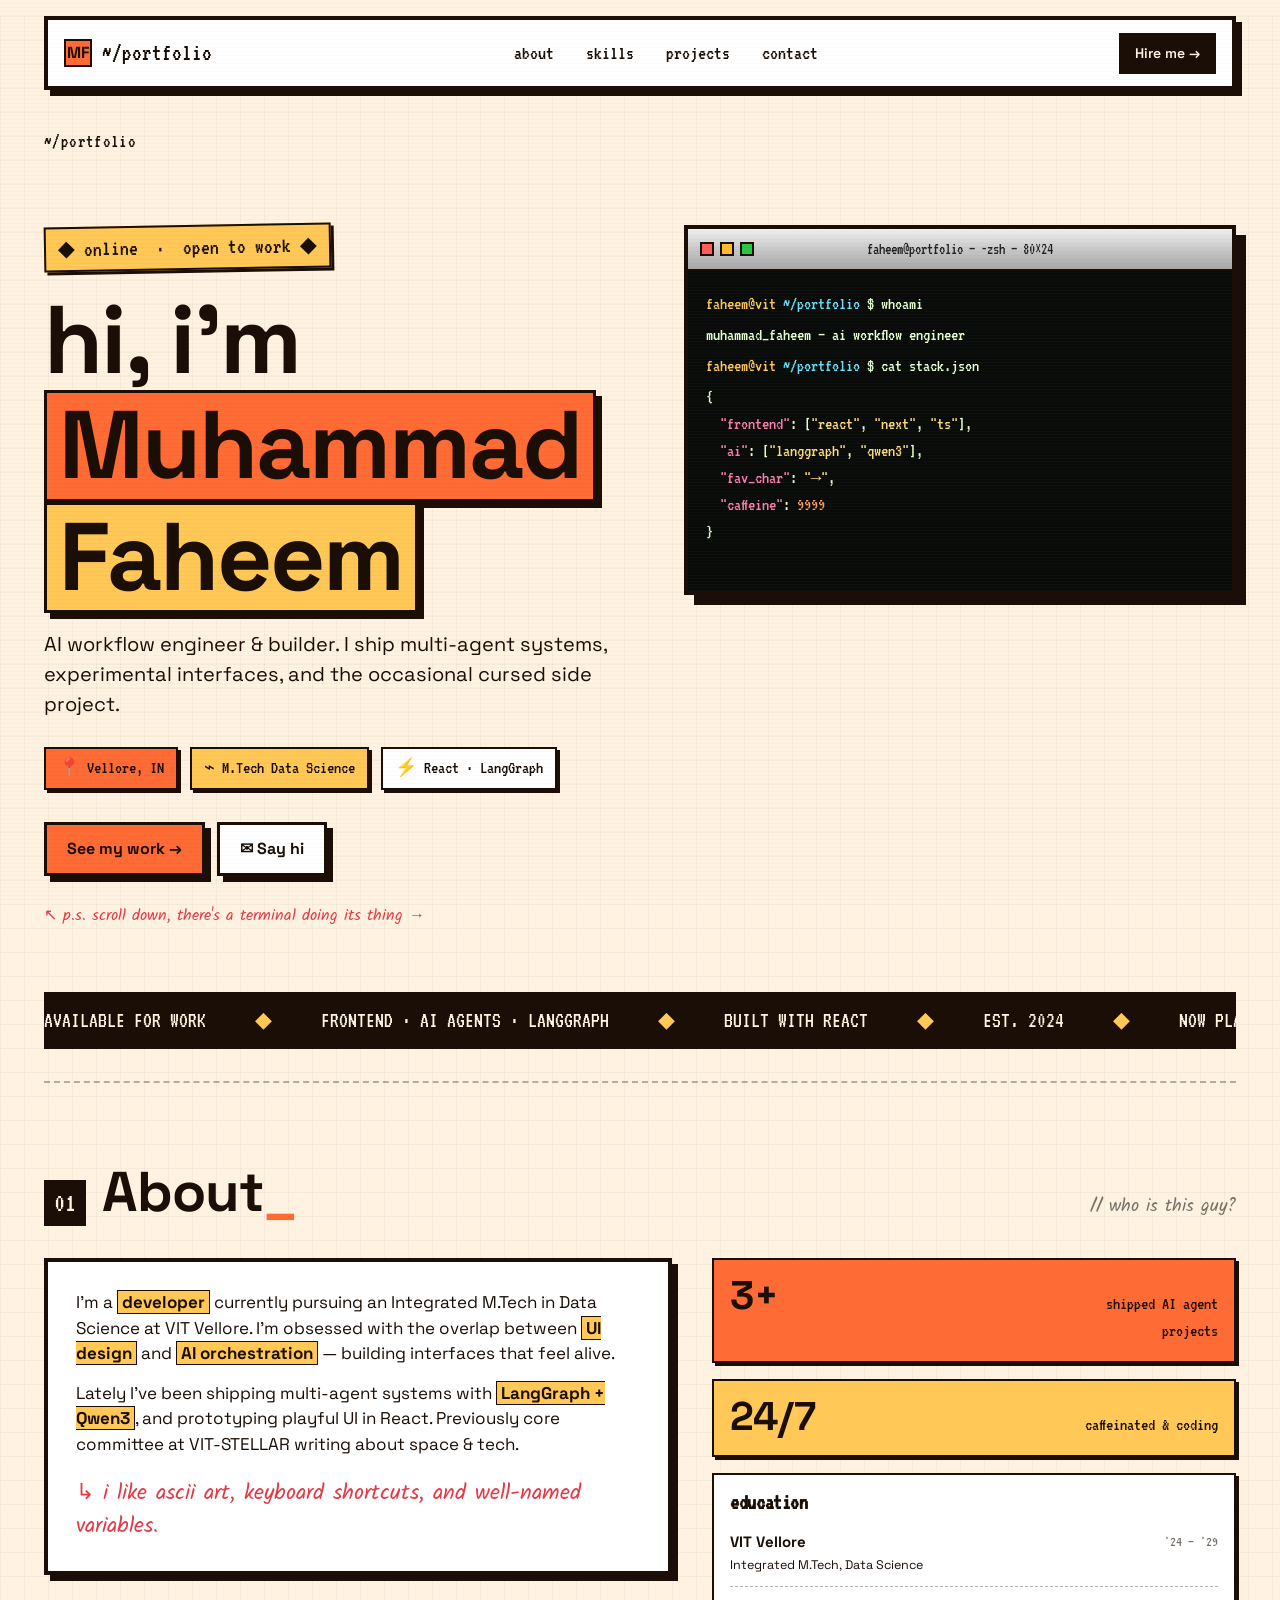
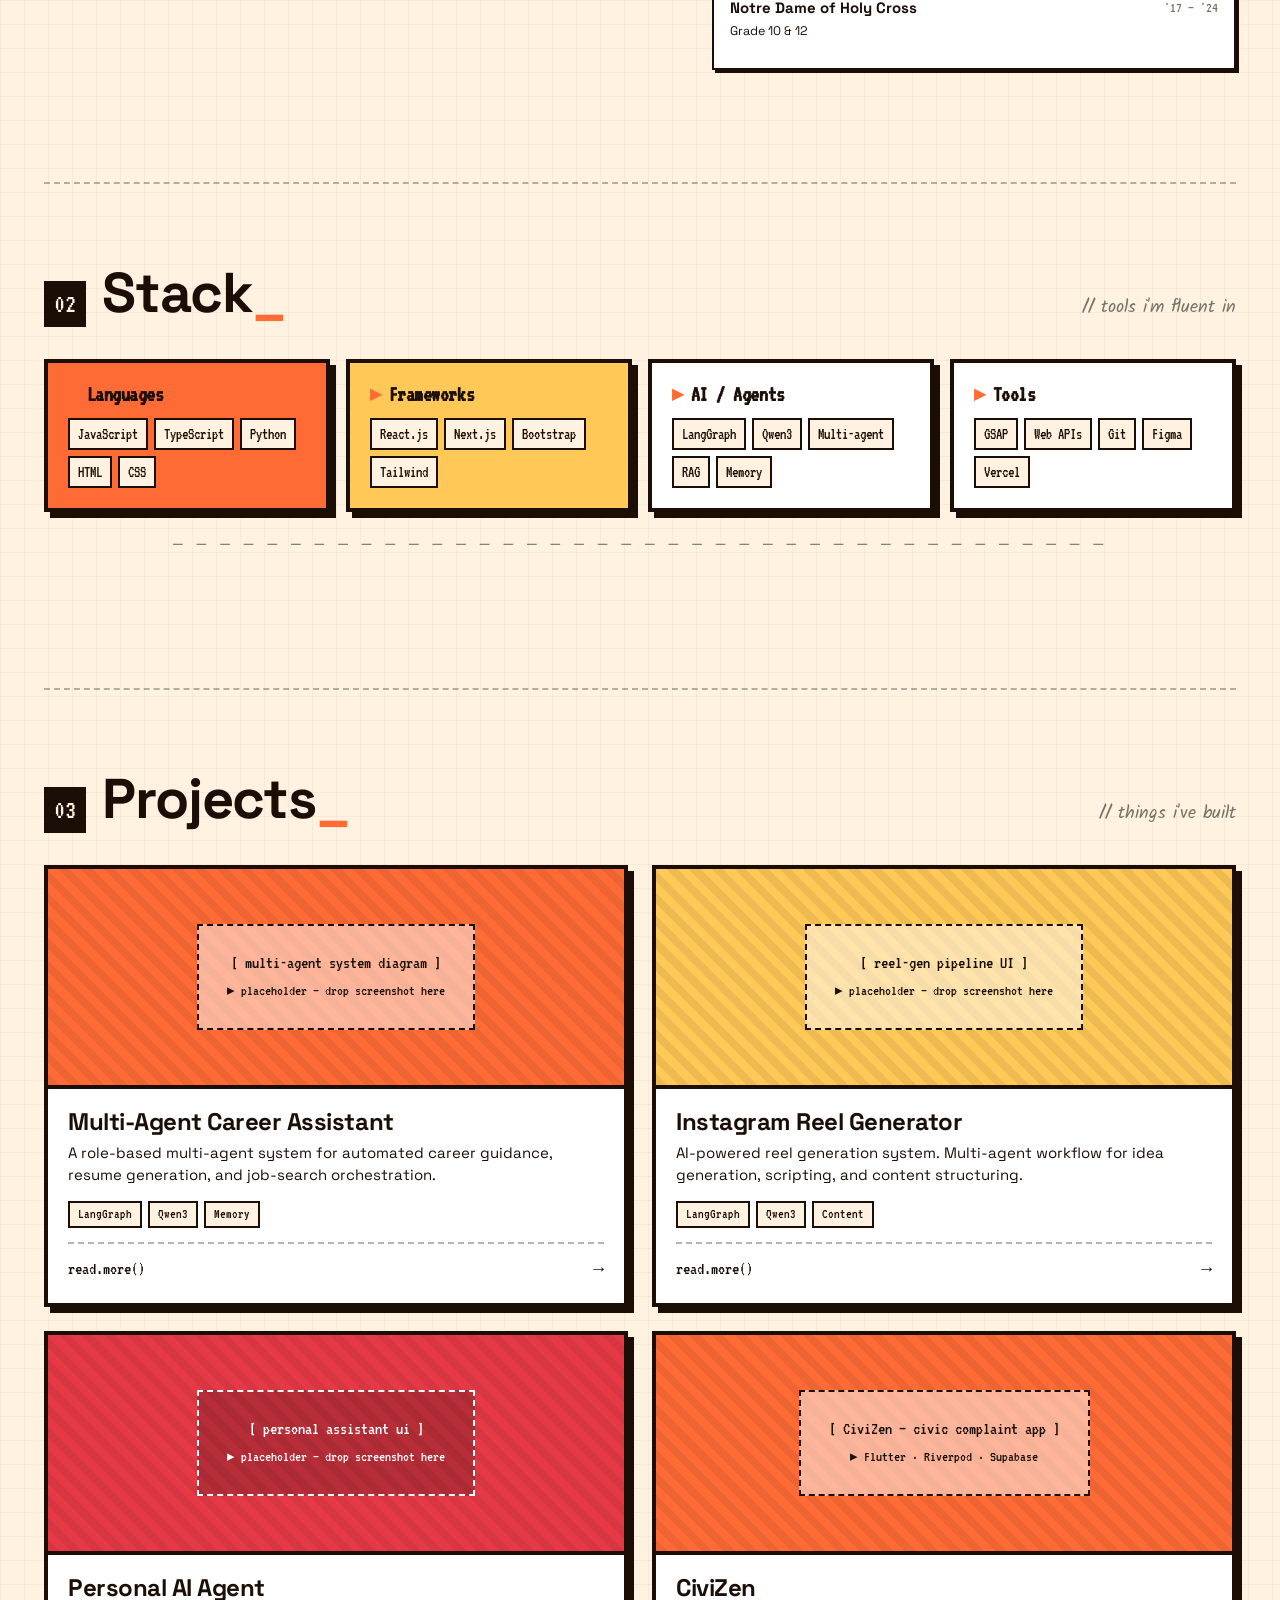
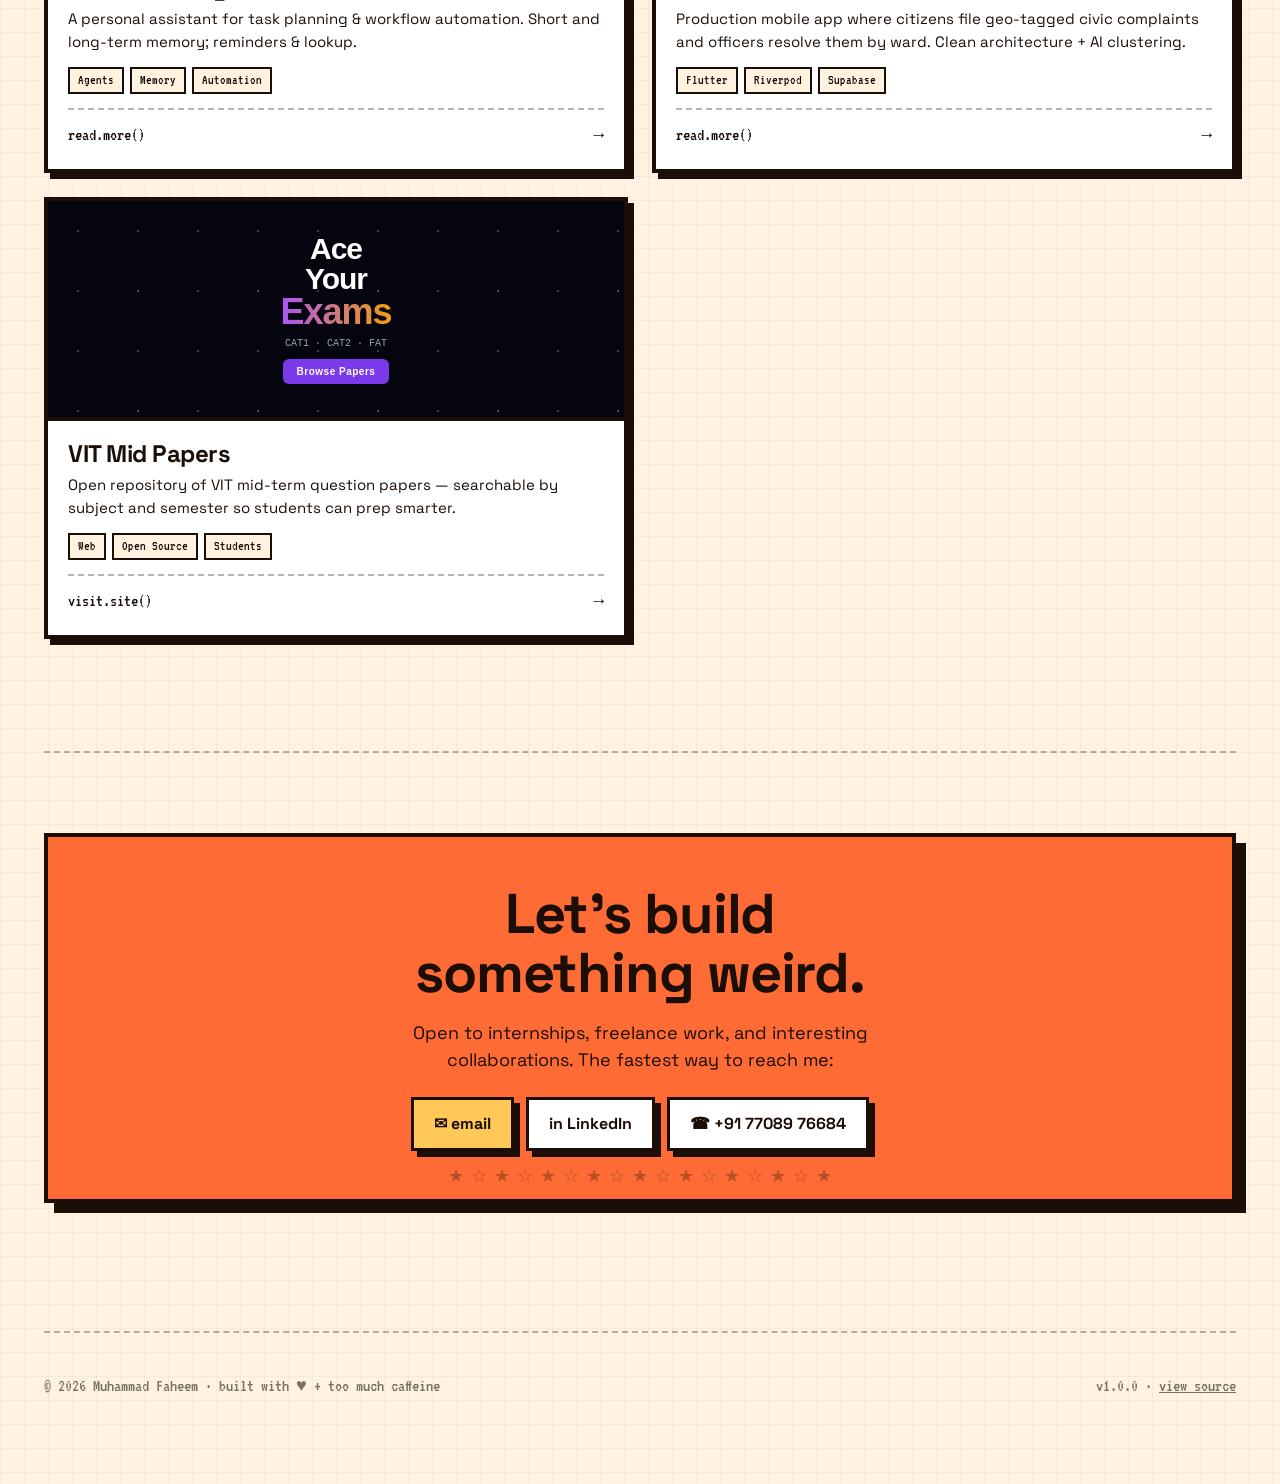
<file: index.html>
<!doctype html>
<html lang="en">
<head>
<meta charset="utf-8" />
<title>Muhammad Faheem — Portfolio</title>
<meta name="viewport" content="width=device-width, initial-scale=1" />
<link rel="preconnect" href="https://fonts.googleapis.com">
<link rel="preconnect" href="https://fonts.gstatic.com" crossorigin>
<link href="https://fonts.googleapis.com/css2?family=Space+Grotesk:wght@400;500;600;700&family=VT323&family=Kalam:wght@400;700&display=swap" rel="stylesheet">
<link rel="stylesheet" href="styles.css">
</head>
<body>

<!-- ================= TOP NAV ================= -->
<nav class="topbar">
  <div class="topbar-inner">
    <a href="index.html" class="topbar-logo" style="text-decoration:none">
      <span class="logo-badge">MF</span>
      <span>~/portfolio</span>
    </a>
    <div class="nav-links">
      <a href="#about">about</a>
      <a href="#skills">skills</a>
      <a href="#projects">projects</a>
      <a href="#contact">contact</a>
    </div>
    <a href="#contact" class="nav-cta">Hire me →</a>
    <button class="nav-toggle" id="nav-toggle" aria-label="Toggle navigation">☰</button>
  </div>
</nav>

<main class="shell">

<div class="url-bar">
  <span class="url-active">~/portfolio</span>
</div>

<!-- ================= HERO ================= -->
<section class="hero">
  <div>
    <span class="hero-eyebrow">◆ online &nbsp;·&nbsp; open to work ◆</span>
    <h1>
      hi, i'm<br/>
      <span class="name-bg">Muhammad</span><br/>
      <span class="name-bg" style="background:var(--accent-2)">Faheem</span>
    </h1>
    <p class="hero-sub">
      AI workflow engineer &amp; builder. I ship multi-agent
      systems, experimental interfaces, and the occasional cursed
      side project.
    </p>
    <div class="hero-meta">
      <span class="chip pink">📍 Vellore, IN</span>
      <span class="chip yellow">⌁ M.Tech Data Science</span>
      <span class="chip">⚡ React · LangGraph</span>
    </div>
    <div class="hero-actions">
      <a href="#projects" class="btn primary">See my work →</a>
      <a href="mailto:muhammedfaheem23feb2020@gmail.com" class="btn ghost">✉ Say hi</a>
    </div>
    <p class="hand" style="margin-top:28px; color:var(--accent-3)">
      ↖ p.s. scroll down, there's a terminal doing its thing →
    </p>
  </div>

  <!-- Terminal -->
  <div class="terminal" id="terminal">
    <div class="term-bar">
      <div class="term-dots">
        <div class="term-dot red"></div>
        <div class="term-dot yel"></div>
        <div class="term-dot grn"></div>
      </div>
      <div class="term-title">faheem@portfolio — -zsh — 80×24</div>
    </div>
    <div class="term-body" id="term-body">
      <!-- typed in via JS -->
    </div>
  </div>
</section>

<!-- Marquee -->
<div class="marquee">
  <div class="marquee-track">
    <span>AVAILABLE FOR WORK</span>
    <span>FRONTEND · AI AGENTS · LANGGRAPH</span>
    <span>BUILT WITH REACT</span>
    <span>EST. 2024</span>
    <span>NOW PLAYING: src/App.tsx</span>
    <span>AVAILABLE FOR WORK</span>
    <span>FRONTEND · AI AGENTS · LANGGRAPH</span>
    <span>BUILT WITH REACT</span>
    <span>EST. 2024</span>
    <span>NOW PLAYING: src/App.tsx</span>
  </div>
</div>

<!-- ================= ABOUT ================= -->
<section class="section" id="about">
  <div class="section-hdr reveal">
    <span class="section-num">01</span>
    <h2 class="section-title">About<span style="color:var(--accent-1)">_</span></h2>
    <span class="section-kicker">// who is this guy?</span>
  </div>

  <div class="about">
    <div class="about-card reveal">
      <p>
        I'm a <strong>developer</strong> currently pursuing an
        Integrated M.Tech in Data Science at VIT Vellore. I'm obsessed
        with the overlap between <strong>UI design</strong> and
        <strong>AI orchestration</strong> — building interfaces that feel
        alive.
      </p>
      <p>
        Lately I've been shipping multi-agent systems with
        <strong>LangGraph + Qwen3</strong>, and prototyping playful UI
        in React. Previously core committee at VIT-STELLAR writing about
        space & tech.
      </p>
      <p class="hand" style="color:var(--accent-3); font-size:22px; margin-top:20px">
        ↳ i like ascii art, keyboard shortcuts, and well-named variables.
      </p>
    </div>

    <aside class="about-side reveal">
      <div class="stat-box">
        <div class="stat-num">3+</div>
        <div class="stat-lbl">shipped AI agent projects</div>
      </div>
      <div class="stat-box">
        <div class="stat-num">24/7</div>
        <div class="stat-lbl">caffeinated & coding</div>
      </div>
      <div class="stat-box" style="display:block">
        <h4 style="font-family:'VT323',monospace;font-size:22px;margin-bottom:6px;">education</h4>
        <div class="edu-item">
          <span><strong>VIT Vellore</strong><br/><small>Integrated M.Tech, Data Science</small></span>
          <span class="edu-year">'24 — '29</span>
        </div>
        <div class="edu-item">
          <span><strong>Notre Dame of Holy Cross</strong><br/><small>Grade 10 & 12</small></span>
          <span class="edu-year">'17 — '24</span>
        </div>
      </div>
    </aside>
  </div>
</section>

<!-- ================= SKILLS ================= -->
<section class="section" id="skills">
  <div class="section-hdr reveal">
    <span class="section-num">02</span>
    <h2 class="section-title">Stack<span style="color:var(--accent-1)">_</span></h2>
    <span class="section-kicker">// tools i'm fluent in</span>
  </div>

  <div class="skills-grid">
    <div class="skill-card pink reveal">
      <h4>Languages</h4>
      <ul class="skill-list">
        <li>JavaScript</li>
        <li>TypeScript</li>
        <li>Python</li>
        <li>HTML</li>
        <li>CSS</li>
      </ul>
    </div>
    <div class="skill-card highlight reveal">
      <h4>Frameworks</h4>
      <ul class="skill-list">
        <li>React.js</li>
        <li>Next.js</li>
        <li>Bootstrap</li>
        <li>Tailwind</li>
      </ul>
    </div>
    <div class="skill-card reveal">
      <h4>AI / Agents</h4>
      <ul class="skill-list">
        <li>LangGraph</li>
        <li>Qwen3</li>
        <li>Multi-agent</li>
        <li>RAG</li>
        <li>Memory</li>
      </ul>
    </div>
    <div class="skill-card reveal">
      <h4>Tools</h4>
      <ul class="skill-list">
        <li>GSAP</li>
        <li>Web APIs</li>
        <li>Git</li>
        <li>Figma</li>
        <li>Vercel</li>
      </ul>
    </div>
  </div>

  <div class="ascii-div">─ ─ ─ ─ ─ ─ ─ ─ ─ ─ ─ ─ ─ ─ ─ ─ ─ ─ ─ ─ ─ ─ ─ ─ ─ ─ ─ ─ ─ ─ ─ ─ ─ ─ ─ ─ ─ ─ ─ ─</div>
</section>

<!-- ================= PROJECTS ================= -->
<section class="section" id="projects">
  <div class="section-hdr reveal">
    <span class="section-num">03</span>
    <h2 class="section-title">Projects<span style="color:var(--accent-1)">_</span></h2>
    <span class="section-kicker">// things i've built</span>
  </div>

  <div class="projects-grid">
    <a href="multi-agent-career-assistant/" class="proj-card reveal">
      <div class="proj-visual">
        <div class="proj-placeholder">
          [ multi-agent system diagram ]<br/>
          <small>▸ placeholder — drop screenshot here</small>
        </div>
      </div>
      <div class="proj-body">
        <h3 class="proj-title">Multi-Agent Career Assistant</h3>
        <p class="proj-desc">A role-based multi-agent system for automated career guidance, resume generation, and job-search orchestration.</p>
        <div class="proj-tags">
          <span class="proj-tag">LangGraph</span>
          <span class="proj-tag">Qwen3</span>
          <span class="proj-tag">Memory</span>
        </div>
        <div class="proj-link">
          <span>read.more()</span>
          <span class="arrow">→</span>
        </div>
      </div>
    </a>

    <a href="instagram-reel-generator/" class="proj-card reveal">
      <div class="proj-visual">
        <div class="proj-placeholder">
          [ reel-gen pipeline UI ]<br/>
          <small>▸ placeholder — drop screenshot here</small>
        </div>
      </div>
      <div class="proj-body">
        <h3 class="proj-title">Instagram Reel Generator</h3>
        <p class="proj-desc">AI-powered reel generation system. Multi-agent workflow for idea generation, scripting, and content structuring.</p>
        <div class="proj-tags">
          <span class="proj-tag">LangGraph</span>
          <span class="proj-tag">Qwen3</span>
          <span class="proj-tag">Content</span>
        </div>
        <div class="proj-link">
          <span>read.more()</span>
          <span class="arrow">→</span>
        </div>
      </div>
    </a>

    <a href="personal-ai-agent/" class="proj-card reveal">
      <div class="proj-visual">
        <div class="proj-placeholder">
          [ personal assistant ui ]<br/>
          <small>▸ placeholder — drop screenshot here</small>
        </div>
      </div>
      <div class="proj-body">
        <h3 class="proj-title">Personal AI Agent</h3>
        <p class="proj-desc">A personal assistant for task planning & workflow automation. Short and long-term memory; reminders & lookup.</p>
        <div class="proj-tags">
          <span class="proj-tag">Agents</span>
          <span class="proj-tag">Memory</span>
          <span class="proj-tag">Automation</span>
        </div>
        <div class="proj-link">
          <span>read.more()</span>
          <span class="arrow">→</span>
        </div>
      </div>
    </a>

    <a href="civizen/" class="proj-card reveal">
      <div class="proj-visual">
        <div class="proj-placeholder">
          [ CiviZen — civic complaint app ]<br/>
          <small>▸ Flutter · Riverpod · Supabase</small>
        </div>
      </div>
      <div class="proj-body">
        <h3 class="proj-title" style="white-space:nowrap">CiviZen</h3>
        <p class="proj-desc">Production mobile app where citizens file geo-tagged civic complaints and officers resolve them by ward. Clean architecture + AI clustering.</p>
        <div class="proj-tags">
          <span class="proj-tag">Flutter</span>
          <span class="proj-tag">Riverpod</span>
          <span class="proj-tag">Supabase</span>
        </div>
        <div class="proj-link">
          <span>read.more()</span>
          <span class="arrow">→</span>
        </div>
      </div>
    </a>

    <a href="http://mid-repository.vercel.app/" target="_blank" rel="noopener" class="proj-card reveal">
      <div class="proj-visual vit-papers-visual">
        <div class="vit-papers-mockup">
          <div class="vit-stars"></div>
          <div class="vit-hero-text">
            <span class="vit-ace">Ace</span>
            <span class="vit-your">Your</span>
            <span class="vit-exams">Exams</span>
          </div>
          <div class="vit-sub">CAT1 · CAT2 · FAT</div>
          <div class="vit-btn">Browse Papers</div>
        </div>
      </div>
      <div class="proj-body">
        <h3 class="proj-title" style="white-space:nowrap">VIT Mid Papers</h3>
        <p class="proj-desc">Open repository of VIT mid-term question papers — searchable by subject and semester so students can prep smarter.</p>
        <div class="proj-tags">
          <span class="proj-tag">Web</span>
          <span class="proj-tag">Open Source</span>
          <span class="proj-tag">Students</span>
        </div>
        <div class="proj-link">
          <span>visit.site()</span>
          <span class="arrow">&#8594;</span>
        </div>
      </div>
    </a>
  </div>
</section>

<!-- ================= CONTACT ================= -->
<section class="section" id="contact">
  <div class="contact-card reveal">
    <h2>Let's build<br/>something weird.</h2>
    <p>
      Open to internships, freelance work, and interesting collaborations.
      The fastest way to reach me:
    </p>
    <div class="contact-links">
      <a href="mailto:muhammedfaheem23feb2020@gmail.com" class="btn yellow">✉ email</a>
      <a href="https://linkedin.com" class="btn ghost">in LinkedIn</a>
      <a href="tel:+917708976684" class="btn ghost">☎ +91 77089 76684</a>
    </div>
  </div>
</section>

<footer>
  <span>© 2026 Muhammad Faheem · built with ♥ + too much caffeine</span>
  <span>v1.0.0 · <a href="#" style="text-decoration:underline">view source</a></span>
</footer>

</main>

<!-- ============ Tweaks panel ============ -->
<div class="tweaks" id="tweaks">
  <h5>◆ Palette</h5>
  <div class="palette-grid" id="palette-grid"></div>
</div>

<!-- ============ Scripts ============ -->
<script>
/* ============ TWEAK DEFAULTS ============ */
const TWEAK_DEFAULS = /*EDITMODE-BEGIN*/{
  "palette": "sunset"
}/*EDITMODE-END*/;

const PALETTES = {
  poppy:    { name: 'Poppy',    bg: '#fff8e7', ink: '#0a0a0a', a1: '#ff3ea5', a2: '#ffd60a', a3: '#ff4d2e' },
  cyber:    { name: 'Cyber',    bg: '#eaffea', ink: '#0a0a0a', a1: '#00ff9d', a2: '#ff00e5', a3: '#00d0ff' },
  sunset:   { name: 'Sunset',   bg: '#fff2e0', ink: '#1a0e07', a1: '#ff6b35', a2: '#ffc857', a3: '#e63946' },
  cream:    { name: 'Cream',    bg: '#fdf6e3', ink: '#2b1d0e', a1: '#d33682', a2: '#b58900', a3: '#cb4b16' },
  arcade:   { name: 'Arcade',   bg: '#1a0b2e', ink: '#fff', a1: '#ff2079', a2: '#ffea00', a3: '#00e1ff' },
  lime:     { name: 'Lime',     bg: '#f4fdd0', ink: '#0a0a0a', a1: '#ff3366', a2: '#c6ff00', a3: '#7c3aff' },
};

function applyPalette(key) {
  const p = PALETTES[key] || PALETTES.poppy;
  const r = document.documentElement.style;
  r.setProperty('--bg',  p.bg);
  r.setProperty('--ink', p.ink);
  r.setProperty('--accent-1', p.a1);
  r.setProperty('--accent-2', p.a2);
  r.setProperty('--accent-3', p.a3);
  document.querySelectorAll('.palette-opt').forEach(el => {
    el.classList.toggle('active', el.dataset.key === key);
  });
}

function buildPaletteGrid() {
  const grid = document.getElementById('palette-grid');
  if (!grid) return;
  grid.innerHTML = Object.entries(PALETTES).map(([k, p]) => `
    <button class="palette-opt" data-key="${k}">
      <div class="palette-swatches">
        <div class="palette-sw" style="background:${p.a1}"></div>
        <div class="palette-sw" style="background:${p.a2}"></div>
        <div class="palette-sw" style="background:${p.a3}"></div>
      </div>
      ${p.name}
    </button>
  `).join('');
  grid.querySelectorAll('.palette-opt').forEach(btn => {
    btn.addEventListener('click', () => {
      const key = btn.dataset.key;
      applyPalette(key);
      try { localStorage.setItem('portfolio-palette', key); } catch {}
      window.parent.postMessage({ type: '__edit_mode_set_keys', edits: { palette: key } }, '*');
    });
  });
}

/* Load persisted palette */
(function init() {
  buildPaletteGrid();
  let initial = TWEAK_DEFAULS.palette || 'poppy';
  try {
    const stored = localStorage.getItem('portfolio-palette');
    if (stored && PALETTES[stored]) initial = stored;
  } catch {}
  applyPalette(initial);
})();

/* ============ TWEAKS MODE ============ */
const tweaksEl = document.getElementById('tweaks');
window.addEventListener('message', (e) => {
  if (!e.data) return;
  if (e.data.type === '__activate_edit_mode')   tweaksEl.classList.add('open');
  if (e.data.type === '__deactivate_edit_mode') tweaksEl.classList.remove('open');
});
window.parent.postMessage({ type: '__edit_mode_available' }, '*');

/* ============ SCROLL REVEAL ============ */
const io = new IntersectionObserver((entries) => {
  entries.forEach(e => { if (e.isIntersecting) e.target.classList.add('in'); });
}, { threshold: 0.12 });
document.querySelectorAll('.reveal').forEach(el => io.observe(el));

/* ============ TERMINAL TYPING ============ */
const termLines = [
  { t: 'cmd',  html: '<span class="term-prompt">faheem@vit</span> <span class="term-path">~/portfolio</span> $ whoami' },
  { t: 'out',  html: 'muhammad_faheem — ai workflow engineer' },
  { t: 'cmd',  html: '<span class="term-prompt">faheem@vit</span> <span class="term-path">~/portfolio</span> $ cat stack.json' },
  { t: 'out',  html: '{\n  <span class="term-key">"frontend"</span>: [<span class="term-str">"react"</span>, <span class="term-str">"next"</span>, <span class="term-str">"ts"</span>],\n  <span class="term-key">"ai"</span>: [<span class="term-str">"langgraph"</span>, <span class="term-str">"qwen3"</span>],\n  <span class="term-key">"fav_char"</span>: <span class="term-str">"→"</span>,\n  <span class="term-key">"caffeine"</span>: <span class="term-num">9999</span>\n}' },
  { t: 'cmd',  html: '<span class="term-prompt">faheem@vit</span> <span class="term-path">~/portfolio</span> $ ./run_agent --mode=hire' },
  { t: 'out',  html: '<span class="term-comment">[✓] agents initialized</span>\n<span class="term-comment">[✓] memory loaded</span>\n<span class="term-comment">[✓] ready to collaborate</span>' },
  { t: 'cmd',  html: '<span class="term-prompt">faheem@vit</span> <span class="term-path">~/portfolio</span> $ <span class="cursor"></span>' },
];

const termBody = document.getElementById('term-body');
let li = 0, ci = 0;

function typeTerminal() {
  if (li >= termLines.length) return;
  const current = termLines[li];

  // create line if first char
  let line = termBody.querySelector(`[data-idx="${li}"]`);
  if (!line) {
    line = document.createElement('div');
    line.className = 'term-line';
    line.dataset.idx = li;
    termBody.appendChild(line);
  }

  // last line — insert cursor directly
  if (li === termLines.length - 1) {
    line.innerHTML = current.html;
    return;
  }

  // simulate typing: raw.length char by char, but we have HTML.
  // Strategy: progressively reveal html by showing wrapped spans but walk through text nodes.
  // Simpler: show full html after a delay per line
  line.innerHTML = current.html;
  li++;
  const delay = current.t === 'cmd' ? 520 : 340;
  setTimeout(typeTerminal, delay);
}

// Trigger terminal only when visible
const termObserver = new IntersectionObserver((entries) => {
  entries.forEach(e => {
    if (e.isIntersecting) {
      setTimeout(typeTerminal, 400);
      termObserver.disconnect();
    }
  });
}, { threshold: 0.3 });
termObserver.observe(document.getElementById('terminal'));

/* Mobile nav toggle */
document.getElementById('nav-toggle')?.addEventListener('click',()=>{
  document.querySelector('.nav-links')?.classList.toggle('open');
});

/* ============ CLEAN URL ROUTING ============ */
(function() {
  const sectionPaths = { about: '/about', skills: '/skills', projects: '/projects', contact: '/contact' };
  const pathToId = { '/about': 'about', '/skills': 'skills', '/projects': 'projects', '/contact': 'contact' };

  // Nav clicks: prevent hash jump, smooth scroll, push clean URL
  document.querySelectorAll('.nav-links a[href^="#"]').forEach(link => {
    link.addEventListener('click', e => {
      e.preventDefault();
      const id = link.getAttribute('href').slice(1);
      document.getElementById(id)?.scrollIntoView({ behavior: 'smooth' });
      history.pushState(null, '', sectionPaths[id] || '/');
    });
  });

  // Scroll: update URL to match whichever section is most visible
  const secObs = new IntersectionObserver(entries => {
    entries.forEach(e => {
      if (e.isIntersecting) history.replaceState(null, '', sectionPaths[e.target.id] || '/');
    });
  }, { threshold: 0.4 });
  document.querySelectorAll('section[id]').forEach(s => secObs.observe(s));

  // Direct load: if URL is /about etc, scroll to section
  const targetId = pathToId[location.pathname];
  if (targetId) document.getElementById(targetId)?.scrollIntoView();
})();

/* ============ SUBTLE MOUSE PARALLAX ON NAME ============ */
const heroNames = document.querySelectorAll('.hero h1 .name-bg');
document.addEventListener('mousemove', (e) => {
  const x = (e.clientX / window.innerWidth - 0.5) * 8;
  const y = (e.clientY / window.innerHeight - 0.5) * 8;
  heroNames.forEach((el, i) => {
    el.style.transform = `translate(${x * (i + 1) * 0.4}px, ${y * (i + 1) * 0.4}px)`;
  });
});
</script>

</body>
</html>
</file>
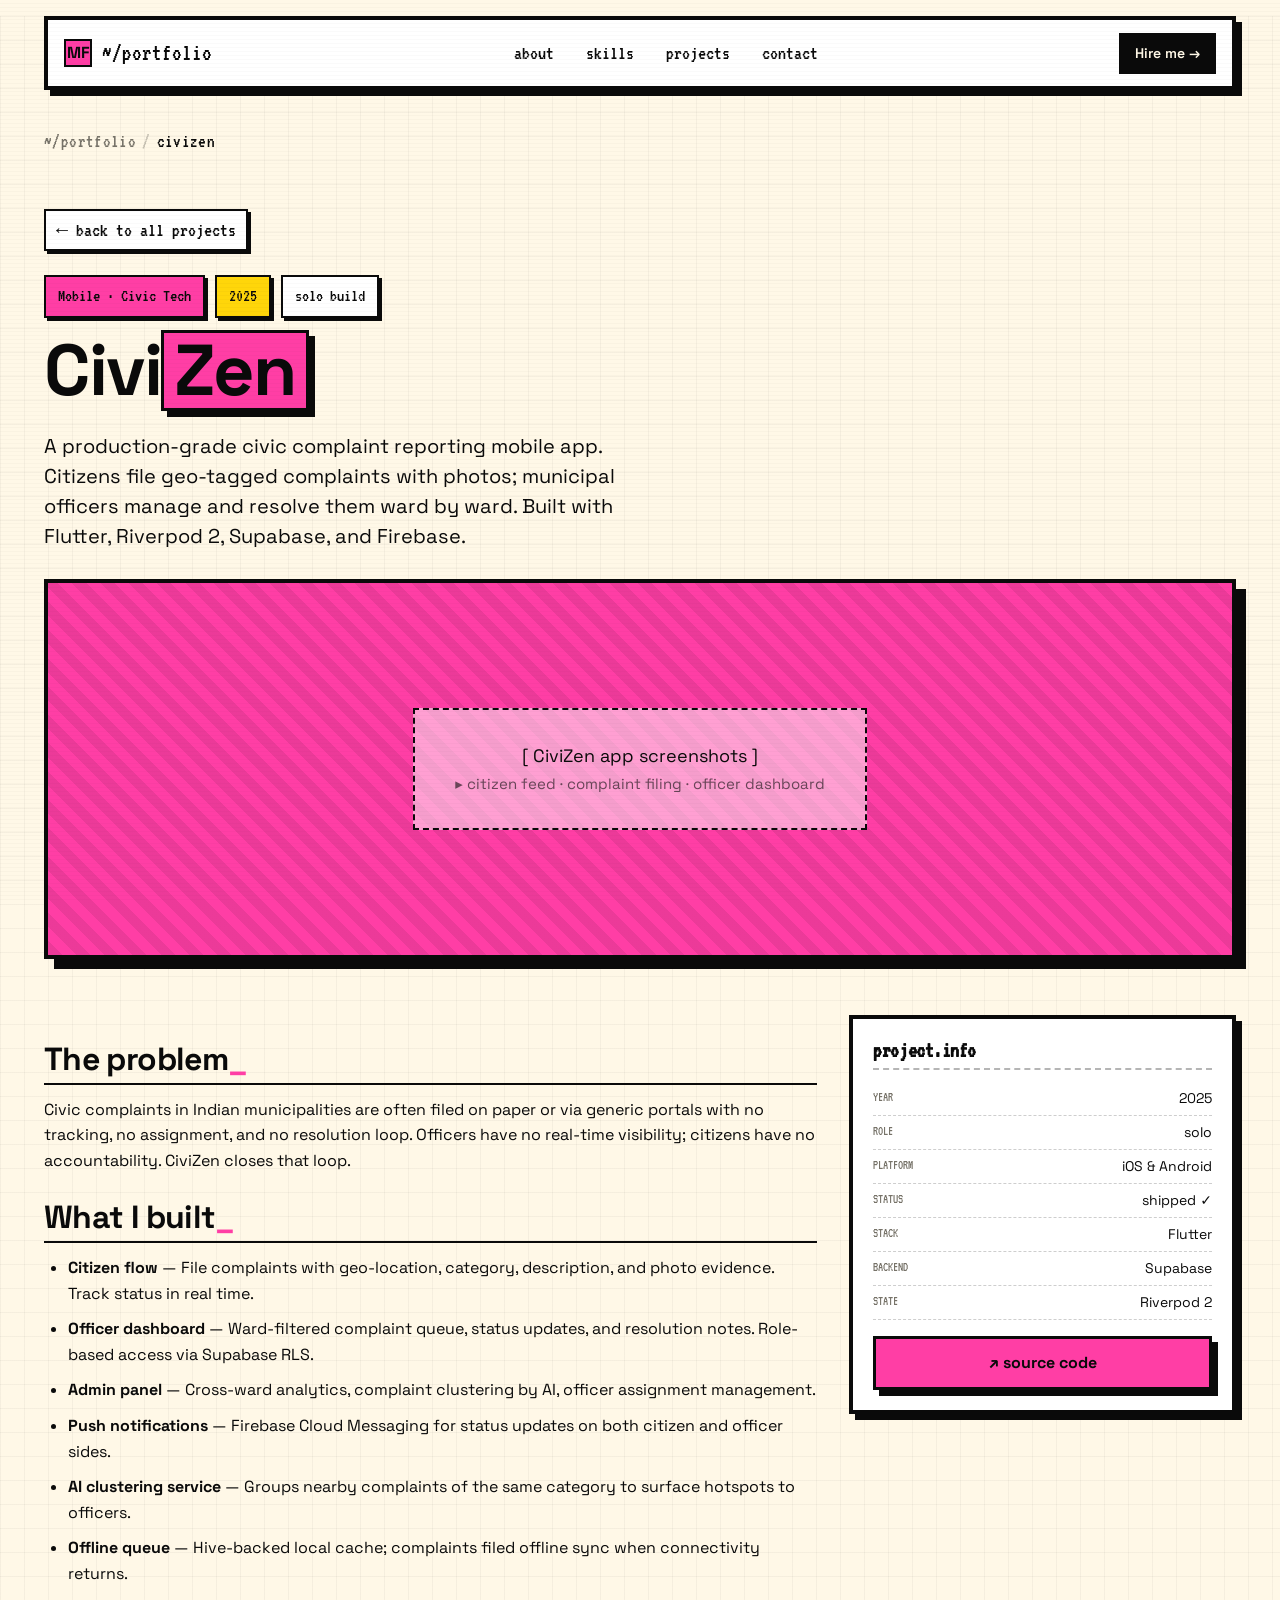
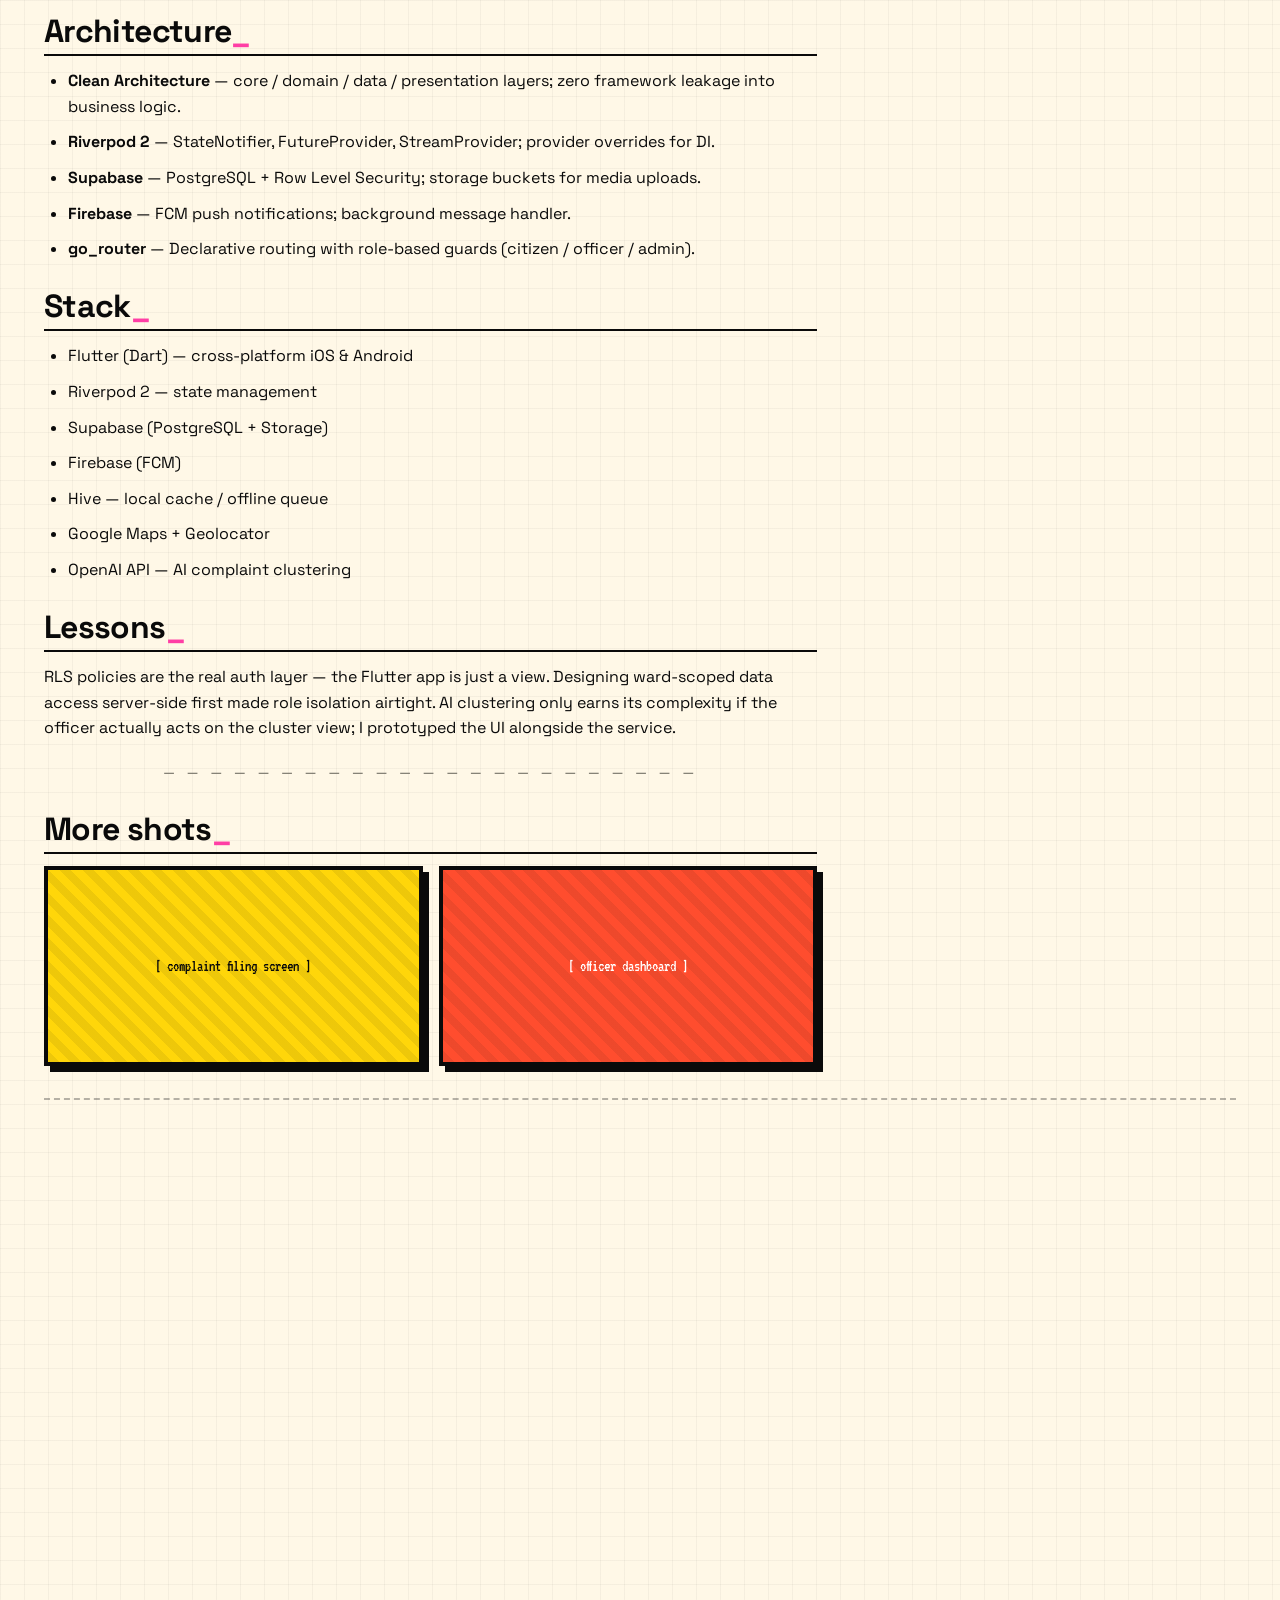
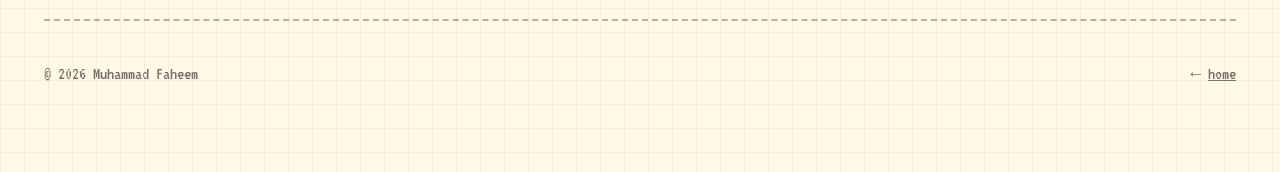
<file: civizen/index.html>
<!doctype html>
<html lang="en">
<head>
<meta charset="utf-8" />
<title>CiviZen — Portfolio</title>
<meta name="viewport" content="width=device-width, initial-scale=1" />
<link rel="preconnect" href="https://fonts.googleapis.com">
<link rel="preconnect" href="https://fonts.gstatic.com" crossorigin>
<link href="https://fonts.googleapis.com/css2?family=Space+Grotesk:wght@400;500;600;700&family=VT323&family=Kalam:wght@400;700&display=swap" rel="stylesheet">
<link rel="stylesheet" href="../styles.css">
</head>
<body>

<nav class="topbar">
  <div class="topbar-inner">
    <a href="../index.html" class="topbar-logo" style="text-decoration:none">
      <span class="logo-badge">MF</span>
      <span>~/portfolio</span>
    </a>
    <div class="nav-links">
      <a href="../index.html#about">about</a>
      <a href="../index.html#skills">skills</a>
      <a href="../index.html#projects">projects</a>
      <a href="../index.html#contact">contact</a>
    </div>
    <a href="../index.html#contact" class="nav-cta">Hire me →</a>
    <button class="nav-toggle" id="nav-toggle" aria-label="Toggle navigation">☰</button>
  </div>
</nav>

<main class="shell">

<div class="url-bar">
  <a href="../index.html">~/portfolio</a>
  <span class="url-sep">/</span>
  <span class="url-active">civizen</span>
</div>

  <section class="proj-hero">
    <a href="../index.html#projects" class="back-link">← back to all projects</a>

    <div style="display:flex;gap:10px;flex-wrap:wrap;margin-bottom:12px">
      <span class="chip pink">Mobile · Civic Tech</span>
      <span class="chip yellow">2025</span>
      <span class="chip">solo build</span>
    </div>

    <h1 style="font-size:clamp(40px,6vw,72px)">
      Civi<span style="background:var(--accent-1);padding:0 10px;border:3px solid var(--ink);box-shadow:6px 6px 0 var(--ink);display:inline-block">Zen</span>
    </h1>

    <p class="hero-sub" style="margin-top:20px">
      A production-grade civic complaint reporting mobile app. Citizens file geo-tagged complaints with photos; municipal officers manage and resolve them ward by ward. Built with Flutter, Riverpod 2, Supabase, and Firebase.
    </p>

    <div class="proj-hero-visual">
      <div class="proj-placeholder" style="font-size:18px;padding:32px 40px">
        [ CiviZen app screenshots ]<br/>
        <small style="opacity:0.6">▸ citizen feed · complaint filing · officer dashboard</small>
      </div>
    </div>
  </section>

  <section class="proj-detail">
    <article class="proj-content">
      <h3>The problem<span style="color:var(--accent-1)">_</span></h3>
      <p>Civic complaints in Indian municipalities are often filed on paper or via generic portals with no tracking, no assignment, and no resolution loop. Officers have no real-time visibility; citizens have no accountability. CiviZen closes that loop.</p>

      <h3>What I built<span style="color:var(--accent-1)">_</span></h3>
      <ul>
        <li><strong>Citizen flow</strong> — File complaints with geo-location, category, description, and photo evidence. Track status in real time.</li>
        <li><strong>Officer dashboard</strong> — Ward-filtered complaint queue, status updates, and resolution notes. Role-based access via Supabase RLS.</li>
        <li><strong>Admin panel</strong> — Cross-ward analytics, complaint clustering by AI, officer assignment management.</li>
        <li><strong>Push notifications</strong> — Firebase Cloud Messaging for status updates on both citizen and officer sides.</li>
        <li><strong>AI clustering service</strong> — Groups nearby complaints of the same category to surface hotspots to officers.</li>
        <li><strong>Offline queue</strong> — Hive-backed local cache; complaints filed offline sync when connectivity returns.</li>
      </ul>

      <h3>Architecture<span style="color:var(--accent-1)">_</span></h3>
      <ul>
        <li><strong>Clean Architecture</strong> — core / domain / data / presentation layers; zero framework leakage into business logic.</li>
        <li><strong>Riverpod 2</strong> — StateNotifier, FutureProvider, StreamProvider; provider overrides for DI.</li>
        <li><strong>Supabase</strong> — PostgreSQL + Row Level Security; storage buckets for media uploads.</li>
        <li><strong>Firebase</strong> — FCM push notifications; background message handler.</li>
        <li><strong>go_router</strong> — Declarative routing with role-based guards (citizen / officer / admin).</li>
      </ul>

      <h3>Stack<span style="color:var(--accent-1)">_</span></h3>
      <ul>
        <li>Flutter (Dart) — cross-platform iOS &amp; Android</li>
        <li>Riverpod 2 — state management</li>
        <li>Supabase (PostgreSQL + Storage)</li>
        <li>Firebase (FCM)</li>
        <li>Hive — local cache / offline queue</li>
        <li>Google Maps + Geolocator</li>
        <li>OpenAI API — AI complaint clustering</li>
      </ul>

      <h3>Lessons<span style="color:var(--accent-1)">_</span></h3>
      <p>RLS policies are the real auth layer — the Flutter app is just a view. Designing ward-scoped data access server-side first made role isolation airtight. AI clustering only earns its complexity if the officer actually acts on the cluster view; I prototyped the UI alongside the service.</p>

      <div class="ascii-div">─ ─ ─ ─ ─ ─ ─ ─ ─ ─ ─ ─ ─ ─ ─ ─ ─ ─ ─ ─ ─ ─ ─</div>

      <h3>More shots<span style="color:var(--accent-1)">_</span></h3>
      <div style="display:grid;grid-template-columns:1fr 1fr;gap:16px">
        <div style="height:200px;border:var(--border-thick);box-shadow:var(--shadow);background:repeating-linear-gradient(45deg,rgba(10,10,10,0.07) 0 8px, transparent 8px 16px),var(--accent-2);display:grid;place-items:center;font-family:'VT323',monospace">
          [ complaint filing screen ]
        </div>
        <div style="height:200px;border:var(--border-thick);box-shadow:var(--shadow);background:repeating-linear-gradient(45deg,rgba(10,10,10,0.07) 0 8px, transparent 8px 16px),var(--accent-3);display:grid;place-items:center;font-family:'VT323',monospace;color:#fff">
          [ officer dashboard ]
        </div>
      </div>
    </article>

    <aside class="proj-meta-card">
      <h4>project.info</h4>
      <div class="proj-meta-row"><span>year</span><span>2025</span></div>
      <div class="proj-meta-row"><span>role</span><span>solo</span></div>
      <div class="proj-meta-row"><span>platform</span><span>iOS &amp; Android</span></div>
      <div class="proj-meta-row"><span>status</span><span>shipped ✓</span></div>
      <div class="proj-meta-row"><span>stack</span><span>Flutter</span></div>
      <div class="proj-meta-row"><span>backend</span><span>Supabase</span></div>
      <div class="proj-meta-row"><span>state</span><span>Riverpod 2</span></div>

      <div style="margin-top:16px;display:flex;flex-direction:column;gap:8px">
        <a href="https://github.com/mdfaheem2306" target="_blank" rel="noopener" class="btn primary" style="justify-content:center">↗ source code</a>
      </div>
    </aside>
  </section>

  <section class="section">
    <div class="contact-card reveal">
      <h2>Back to the index →</h2>
      <p>See the full project list, or get in touch if you want to collaborate.</p>
      <div class="contact-links">
        <a href="../index.html#projects" class="btn yellow">All projects →</a>
        <a href="../index.html#contact" class="btn ghost">Contact</a>
      </div>
    </div>
  </section>

  <footer>
    <span>© 2026 Muhammad Faheem</span>
    <span>← <a href="../index.html" style="text-decoration:underline">home</a></span>
  </footer>
</main>

<script>
const PALETTES = {
  poppy:    { bg: '#fff8e7', ink: '#0a0a0a', a1: '#ff3ea5', a2: '#ffd60a', a3: '#ff4d2e' },
  cyber:    { bg: '#eaffea', ink: '#0a0a0a', a1: '#00ff9d', a2: '#ff00e5', a3: '#00d0ff' },
  sunset:   { bg: '#fff2e0', ink: '#1a0e07', a1: '#ff6b35', a2: '#ffc857', a3: '#e63946' },
  cream:    { bg: '#fdf6e3', ink: '#2b1d0e', a1: '#d33682', a2: '#b58900', a3: '#cb4b16' },
  arcade:   { bg: '#1a0b2e', ink: '#fff', a1: '#ff2079', a2: '#ffea00', a3: '#00e1ff' },
  lime:     { bg: '#f4fdd0', ink: '#0a0a0a', a1: '#ff3366', a2: '#c6ff00', a3: '#7c3aff' },
};
document.getElementById('nav-toggle')?.addEventListener('click',()=>{
  document.querySelector('.nav-links')?.classList.toggle('open');
});
try {
  const stored = localStorage.getItem('portfolio-palette');
  if (stored && PALETTES[stored]) {
    const p = PALETTES[stored], r = document.documentElement.style;
    r.setProperty('--bg', p.bg); r.setProperty('--ink', p.ink);
    r.setProperty('--accent-1', p.a1); r.setProperty('--accent-2', p.a2); r.setProperty('--accent-3', p.a3);
  }
} catch {}
</script>

</body>
</html>
</file>
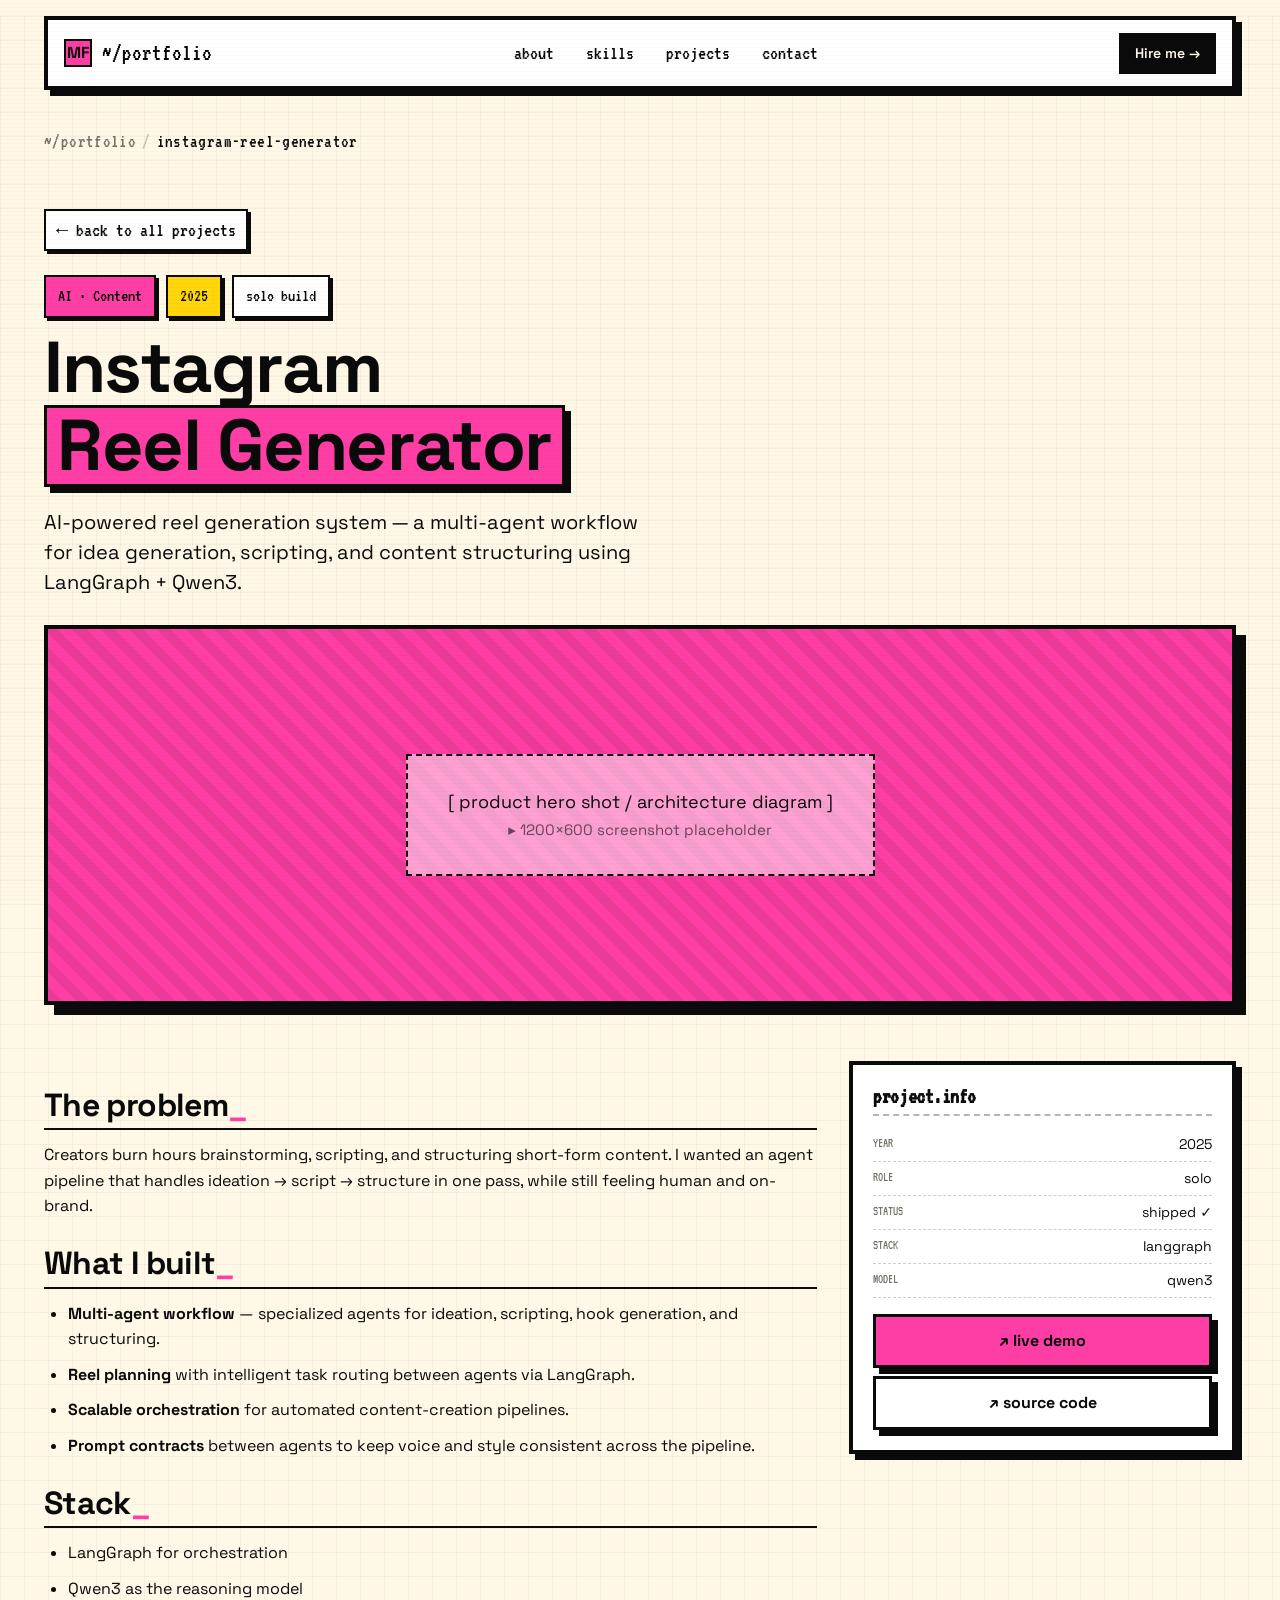
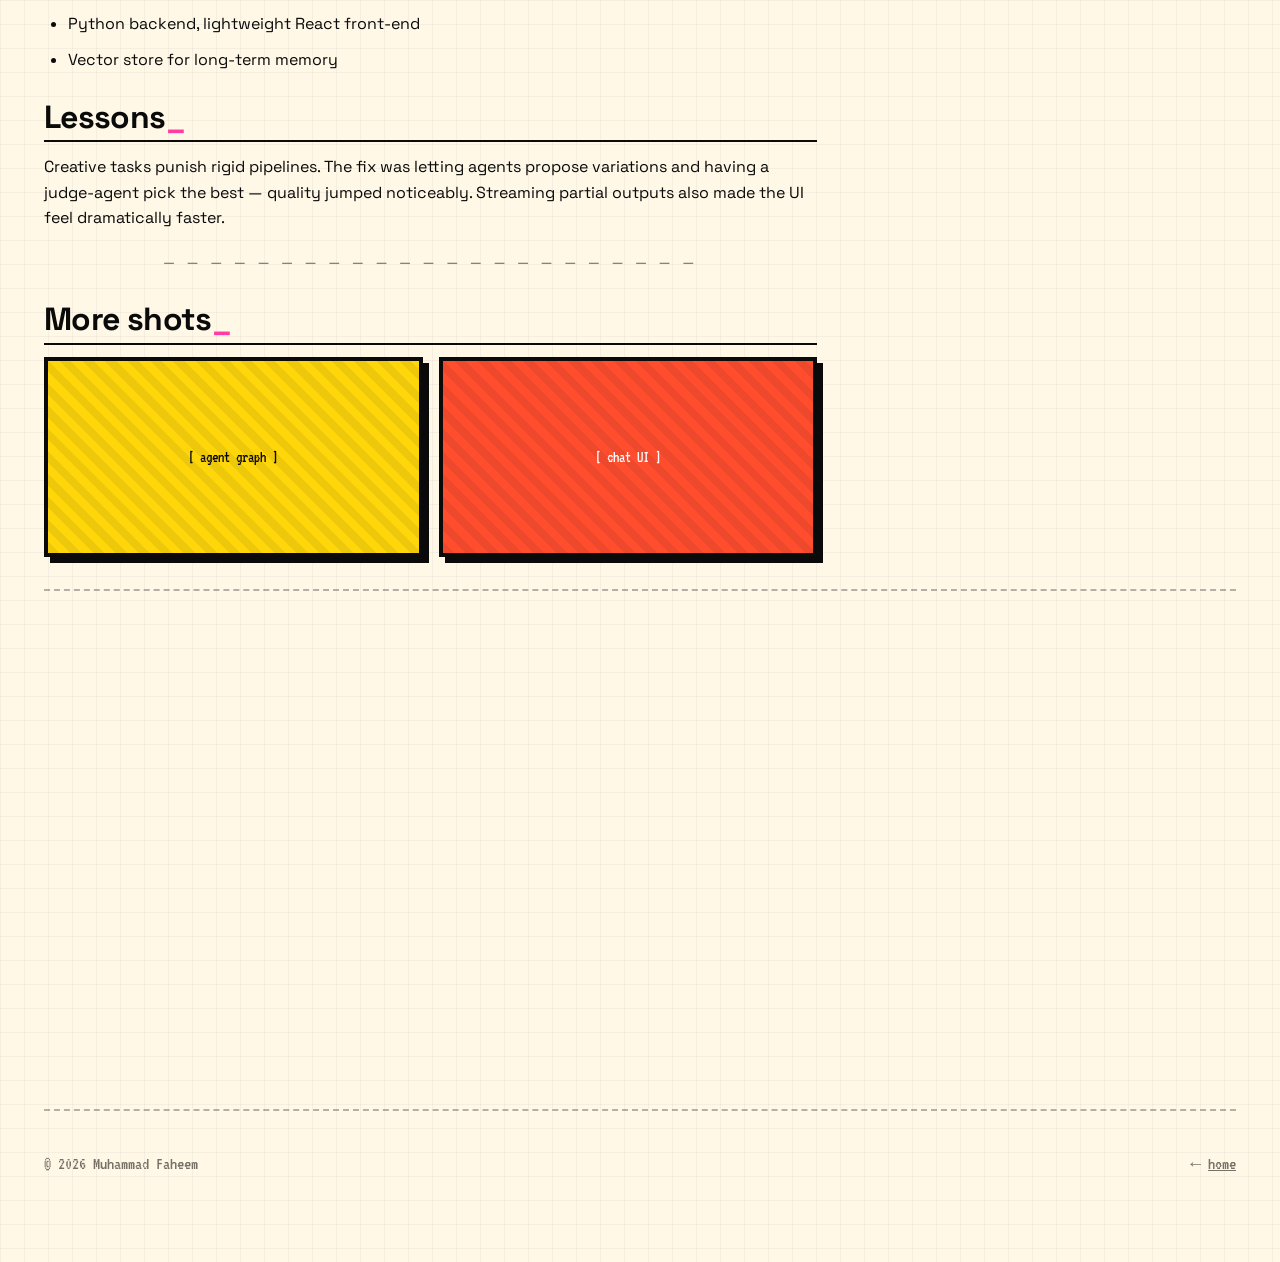
<file: instagram-reel-generator/index.html>
<!doctype html>
<html lang="en">
<head>
<meta charset="utf-8" />
<title>Instagram Reel Generator — Portfolio</title>
<meta name="viewport" content="width=device-width, initial-scale=1" />
<link rel="preconnect" href="https://fonts.googleapis.com">
<link rel="preconnect" href="https://fonts.gstatic.com" crossorigin>
<link href="https://fonts.googleapis.com/css2?family=Space+Grotesk:wght@400;500;600;700&family=VT323&family=Kalam:wght@400;700&display=swap" rel="stylesheet">
<link rel="stylesheet" href="../styles.css">
</head>
<body>

<nav class="topbar">
  <div class="topbar-inner">
    <a href="../index.html" class="topbar-logo" style="text-decoration:none">
      <span class="logo-badge">MF</span>
      <span>~/portfolio</span>
    </a>
    <div class="nav-links">
      <a href="../index.html#about">about</a>
      <a href="../index.html#skills">skills</a>
      <a href="../index.html#projects">projects</a>
      <a href="../index.html#contact">contact</a>
    </div>
    <a href="../index.html#contact" class="nav-cta">Hire me →</a>
    <button class="nav-toggle" id="nav-toggle" aria-label="Toggle navigation">☰</button>
  </div>
</nav>

<main class="shell">

<div class="url-bar">
  <a href="../index.html">~/portfolio</a>
  <span class="url-sep">/</span>
  <span class="url-active">instagram-reel-generator</span>
</div>

  <section class="proj-hero">
    <a href="../index.html#projects" class="back-link">← back to all projects</a>

    <div style="display:flex;gap:10px;flex-wrap:wrap;margin-bottom:12px">
      <span class="chip pink">AI · Content</span>
      <span class="chip yellow">2025</span>
      <span class="chip">solo build</span>
    </div>

    <h1 style="font-size:clamp(40px,6vw,72px)">
      Instagram<br/>
      <span style="background:var(--accent-1);padding:0 10px;border:3px solid var(--ink);box-shadow:6px 6px 0 var(--ink);display:inline-block">Reel Generator</span>
    </h1>

    <p class="hero-sub" style="margin-top:20px">
      AI-powered reel generation system — a multi-agent workflow for idea generation, scripting, and content structuring using LangGraph + Qwen3.
    </p>

    <div class="proj-hero-visual">
      <div class="proj-placeholder" style="font-size:18px;padding:32px 40px">
        [ product hero shot / architecture diagram ]<br/>
        <small style="opacity:0.6">▸ 1200×600 screenshot placeholder</small>
      </div>
    </div>
  </section>

  <section class="proj-detail">
    <article class="proj-content">
      <h3>The problem<span style="color:var(--accent-1)">_</span></h3>
      <p>Creators burn hours brainstorming, scripting, and structuring short-form content. I wanted an agent pipeline that handles ideation → script → structure in one pass, while still feeling human and on-brand.</p>

      <h3>What I built<span style="color:var(--accent-1)">_</span></h3>
      <ul>
        <li><strong>Multi-agent workflow</strong> — specialized agents for ideation, scripting, hook generation, and structuring.</li>
        <li><strong>Reel planning</strong> with intelligent task routing between agents via LangGraph.</li>
        <li><strong>Scalable orchestration</strong> for automated content-creation pipelines.</li>
        <li><strong>Prompt contracts</strong> between agents to keep voice and style consistent across the pipeline.</li>
      </ul>

      <h3>Stack<span style="color:var(--accent-1)">_</span></h3>
      <ul>
        <li>LangGraph for orchestration</li>
        <li>Qwen3 as the reasoning model</li>
        <li>Python backend, lightweight React front-end</li>
        <li>Vector store for long-term memory</li>
      </ul>

      <h3>Lessons<span style="color:var(--accent-1)">_</span></h3>
      <p>Creative tasks punish rigid pipelines. The fix was letting agents propose variations and having a judge-agent pick the best — quality jumped noticeably. Streaming partial outputs also made the UI feel dramatically faster.</p>

      <div class="ascii-div">─ ─ ─ ─ ─ ─ ─ ─ ─ ─ ─ ─ ─ ─ ─ ─ ─ ─ ─ ─ ─ ─ ─</div>

      <h3>More shots<span style="color:var(--accent-1)">_</span></h3>
      <div style="display:grid;grid-template-columns:1fr 1fr;gap:16px">
        <div style="height:200px;border:var(--border-thick);box-shadow:var(--shadow);background:repeating-linear-gradient(45deg,rgba(10,10,10,0.07) 0 8px, transparent 8px 16px),var(--accent-2);display:grid;place-items:center;font-family:'VT323',monospace">
          [ agent graph ]
        </div>
        <div style="height:200px;border:var(--border-thick);box-shadow:var(--shadow);background:repeating-linear-gradient(45deg,rgba(10,10,10,0.07) 0 8px, transparent 8px 16px),var(--accent-3);display:grid;place-items:center;font-family:'VT323',monospace;color:#fff">
          [ chat UI ]
        </div>
      </div>
    </article>

    <aside class="proj-meta-card">
      <h4>project.info</h4>
      <div class="proj-meta-row"><span>year</span><span>2025</span></div>
      <div class="proj-meta-row"><span>role</span><span>solo</span></div>
      <div class="proj-meta-row"><span>status</span><span>shipped ✓</span></div>
      <div class="proj-meta-row"><span>stack</span><span>langgraph</span></div>
      <div class="proj-meta-row"><span>model</span><span>qwen3</span></div>

      <div style="margin-top:16px;display:flex;flex-direction:column;gap:8px">
        <a href="#" class="btn primary" style="justify-content:center">↗ live demo</a>
        <a href="#" class="btn ghost" style="justify-content:center">↗ source code</a>
      </div>
    </aside>
  </section>

  <section class="section">
    <div class="contact-card reveal">
      <h2>Next project →</h2>
      <p>Check out the Personal AI Agent — task planning &amp; automation with memory.</p>
      <div class="contact-links">
        <a href="../personal-ai-agent/" class="btn yellow">Personal AI Agent →</a>
        <a href="../index.html#projects" class="btn ghost">All projects</a>
      </div>
    </div>
  </section>

  <footer>
    <span>© 2026 Muhammad Faheem</span>
    <span>← <a href="../index.html" style="text-decoration:underline">home</a></span>
  </footer>
</main>

<script>
const PALETTES = {
  poppy:    { bg: '#fff8e7', ink: '#0a0a0a', a1: '#ff3ea5', a2: '#ffd60a', a3: '#ff4d2e' },
  cyber:    { bg: '#eaffea', ink: '#0a0a0a', a1: '#00ff9d', a2: '#ff00e5', a3: '#00d0ff' },
  sunset:   { bg: '#fff2e0', ink: '#1a0e07', a1: '#ff6b35', a2: '#ffc857', a3: '#e63946' },
  cream:    { bg: '#fdf6e3', ink: '#2b1d0e', a1: '#d33682', a2: '#b58900', a3: '#cb4b16' },
  arcade:   { bg: '#1a0b2e', ink: '#fff', a1: '#ff2079', a2: '#ffea00', a3: '#00e1ff' },
  lime:     { bg: '#f4fdd0', ink: '#0a0a0a', a1: '#ff3366', a2: '#c6ff00', a3: '#7c3aff' },
};
document.getElementById('nav-toggle')?.addEventListener('click',()=>{
  document.querySelector('.nav-links')?.classList.toggle('open');
});
try {
  const stored = localStorage.getItem('portfolio-palette');
  if (stored && PALETTES[stored]) {
    const p = PALETTES[stored], r = document.documentElement.style;
    r.setProperty('--bg', p.bg); r.setProperty('--ink', p.ink);
    r.setProperty('--accent-1', p.a1); r.setProperty('--accent-2', p.a2); r.setProperty('--accent-3', p.a3);
  }
} catch {}
</script>

</body>
</html>
</file>
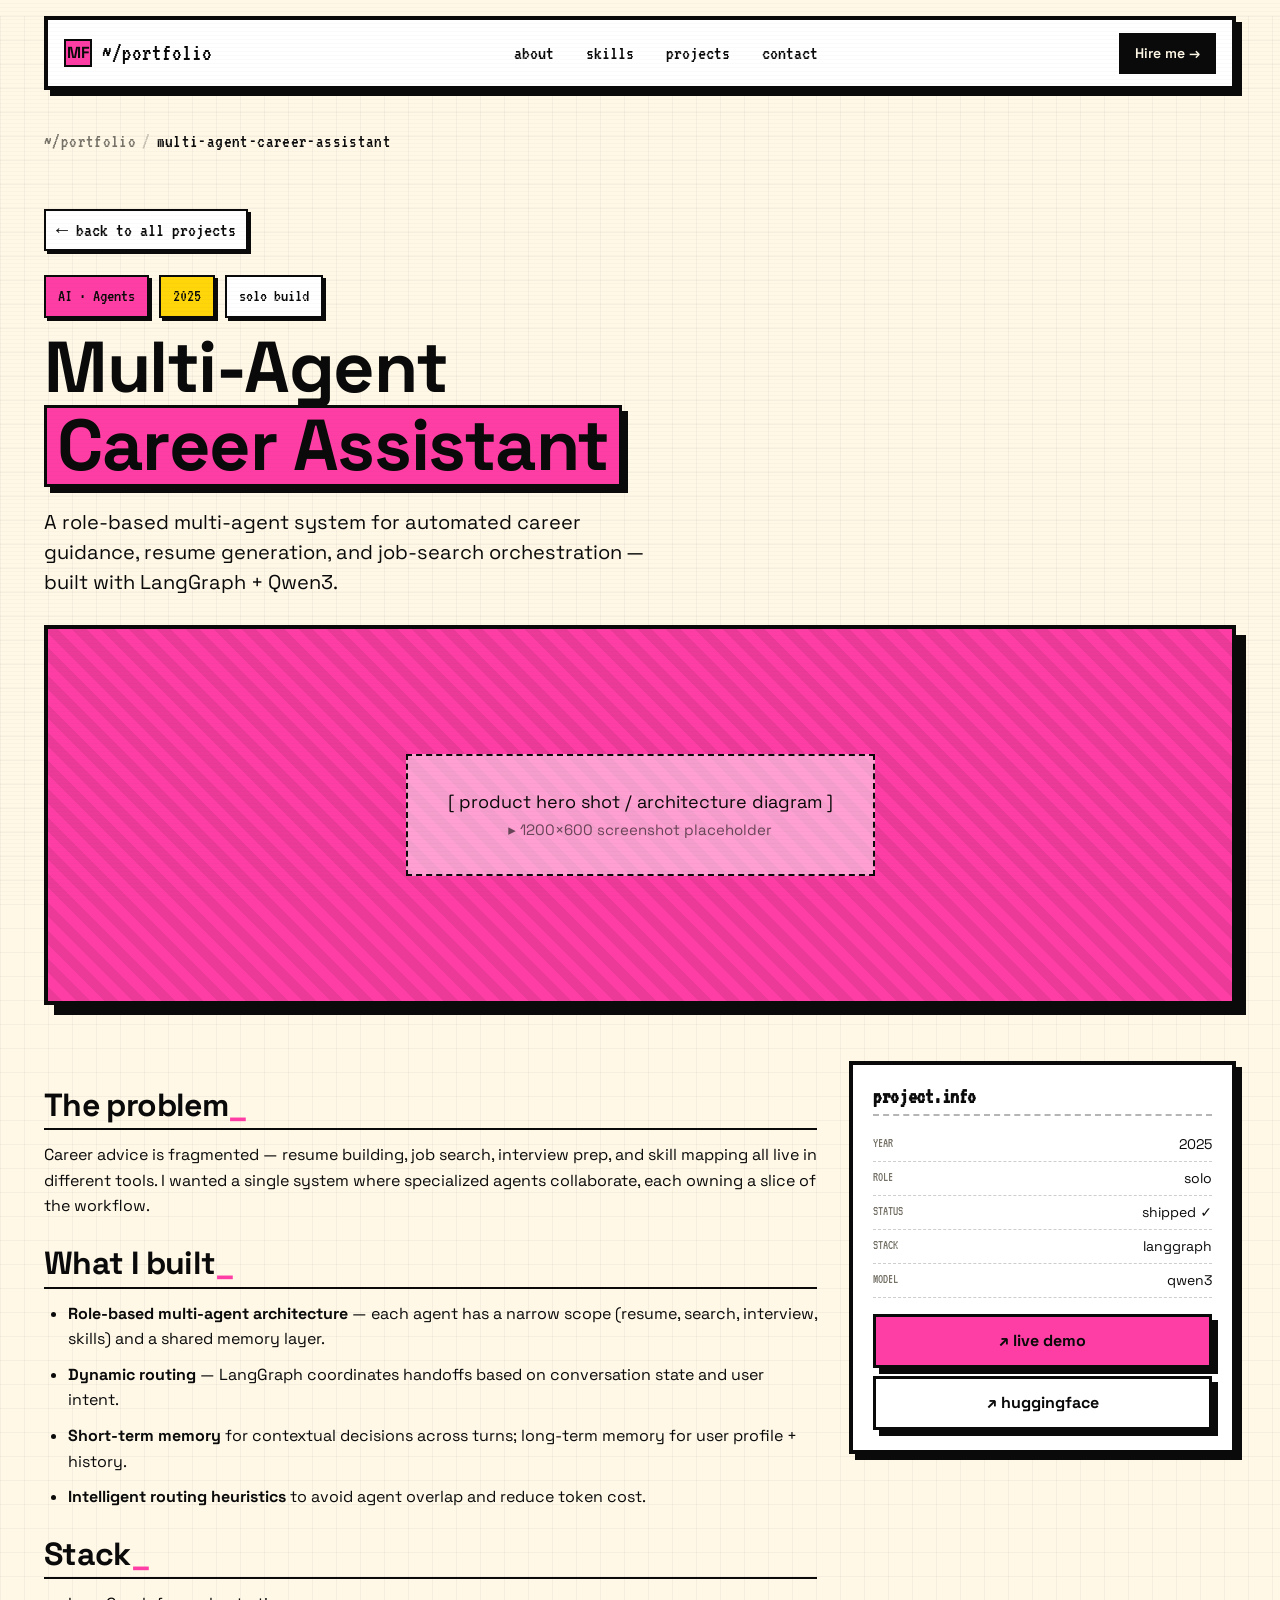
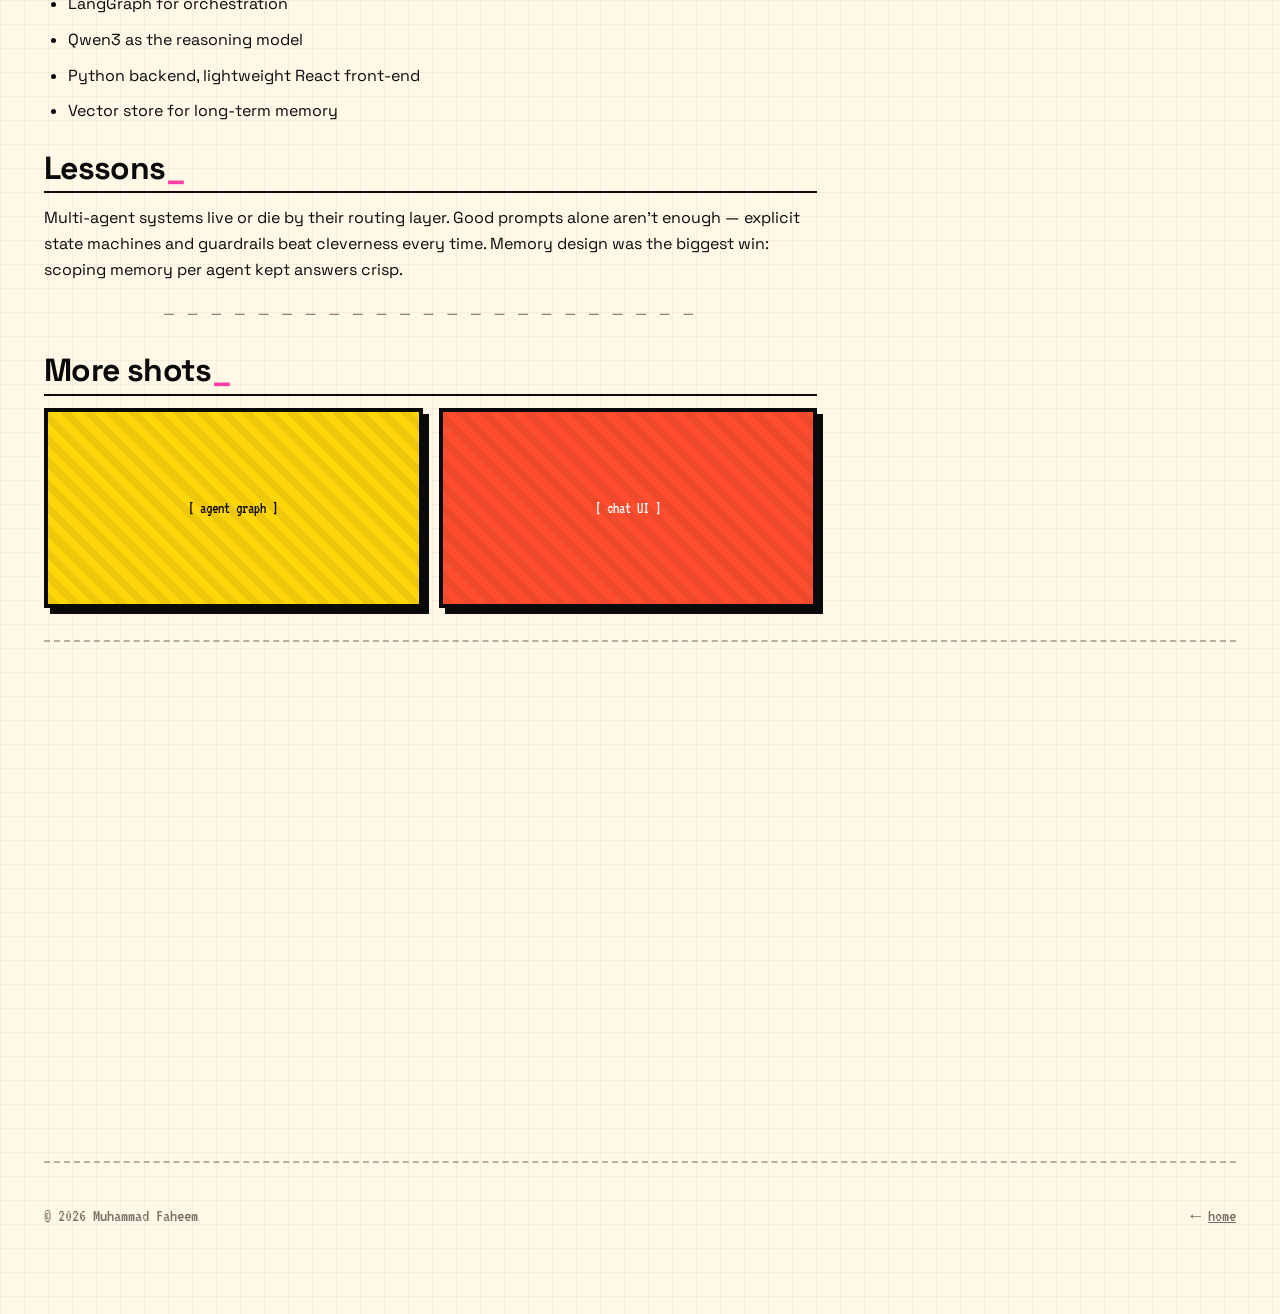
<file: multi-agent-career-assistant/index.html>
<!doctype html>
<html lang="en">
<head>
<meta charset="utf-8" />
<title>Multi-Agent Career Assistant — Portfolio</title>
<meta name="viewport" content="width=device-width, initial-scale=1" />
<link rel="preconnect" href="https://fonts.googleapis.com">
<link rel="preconnect" href="https://fonts.gstatic.com" crossorigin>
<link href="https://fonts.googleapis.com/css2?family=Space+Grotesk:wght@400;500;600;700&family=VT323&family=Kalam:wght@400;700&display=swap" rel="stylesheet">
<link rel="stylesheet" href="../styles.css">
</head>
<body>

<nav class="topbar">
  <div class="topbar-inner">
    <a href="../index.html" class="topbar-logo" style="text-decoration:none">
      <span class="logo-badge">MF</span>
      <span>~/portfolio</span>
    </a>
    <div class="nav-links">
      <a href="../index.html#about">about</a>
      <a href="../index.html#skills">skills</a>
      <a href="../index.html#projects">projects</a>
      <a href="../index.html#contact">contact</a>
    </div>
    <a href="../index.html#contact" class="nav-cta">Hire me →</a>
    <button class="nav-toggle" id="nav-toggle" aria-label="Toggle navigation">☰</button>
  </div>
</nav>

<main class="shell">

<div class="url-bar">
  <a href="../index.html">~/portfolio</a>
  <span class="url-sep">/</span>
  <span class="url-active">multi-agent-career-assistant</span>
</div>

  <section class="proj-hero">
    <a href="../index.html#projects" class="back-link">← back to all projects</a>

    <div style="display:flex;gap:10px;flex-wrap:wrap;margin-bottom:12px">
      <span class="chip pink">AI · Agents</span>
      <span class="chip yellow">2025</span>
      <span class="chip">solo build</span>
    </div>

    <h1 style="font-size:clamp(40px,6vw,72px)">
      Multi-Agent<br/>
      <span style="background:var(--accent-1);padding:0 10px;border:3px solid var(--ink);box-shadow:6px 6px 0 var(--ink);display:inline-block">Career Assistant</span>
    </h1>

    <p class="hero-sub" style="margin-top:20px">
      A role-based multi-agent system for automated career guidance, resume generation, and job-search orchestration — built with LangGraph + Qwen3.
    </p>

    <div class="proj-hero-visual">
      <div class="proj-placeholder" style="font-size:18px;padding:32px 40px">
        [ product hero shot / architecture diagram ]<br/>
        <small style="opacity:0.6">▸ 1200×600 screenshot placeholder</small>
      </div>
    </div>
  </section>

  <section class="proj-detail">
    <article class="proj-content">
      <h3>The problem<span style="color:var(--accent-1)">_</span></h3>
      <p>Career advice is fragmented — resume building, job search, interview prep, and skill mapping all live in different tools. I wanted a single system where specialized agents collaborate, each owning a slice of the workflow.</p>

      <h3>What I built<span style="color:var(--accent-1)">_</span></h3>
      <ul>
        <li><strong>Role-based multi-agent architecture</strong> — each agent has a narrow scope (resume, search, interview, skills) and a shared memory layer.</li>
        <li><strong>Dynamic routing</strong> — LangGraph coordinates handoffs based on conversation state and user intent.</li>
        <li><strong>Short-term memory</strong> for contextual decisions across turns; long-term memory for user profile + history.</li>
        <li><strong>Intelligent routing heuristics</strong> to avoid agent overlap and reduce token cost.</li>
      </ul>

      <h3>Stack<span style="color:var(--accent-1)">_</span></h3>
      <ul>
        <li>LangGraph for orchestration</li>
        <li>Qwen3 as the reasoning model</li>
        <li>Python backend, lightweight React front-end</li>
        <li>Vector store for long-term memory</li>
      </ul>

      <h3>Lessons<span style="color:var(--accent-1)">_</span></h3>
      <p>Multi-agent systems live or die by their routing layer. Good prompts alone aren’t enough — explicit state machines and guardrails beat cleverness every time. Memory design was the biggest win: scoping memory per agent kept answers crisp.</p>

      <div class="ascii-div">─ ─ ─ ─ ─ ─ ─ ─ ─ ─ ─ ─ ─ ─ ─ ─ ─ ─ ─ ─ ─ ─ ─</div>

      <h3>More shots<span style="color:var(--accent-1)">_</span></h3>
      <div style="display:grid;grid-template-columns:1fr 1fr;gap:16px">
        <div style="height:200px;border:var(--border-thick);box-shadow:var(--shadow);background:repeating-linear-gradient(45deg,rgba(10,10,10,0.07) 0 8px, transparent 8px 16px),var(--accent-2);display:grid;place-items:center;font-family:'VT323',monospace">
          [ agent graph ]
        </div>
        <div style="height:200px;border:var(--border-thick);box-shadow:var(--shadow);background:repeating-linear-gradient(45deg,rgba(10,10,10,0.07) 0 8px, transparent 8px 16px),var(--accent-3);display:grid;place-items:center;font-family:'VT323',monospace;color:#fff">
          [ chat UI ]
        </div>
      </div>
    </article>

    <aside class="proj-meta-card">
      <h4>project.info</h4>
      <div class="proj-meta-row"><span>year</span><span>2025</span></div>
      <div class="proj-meta-row"><span>role</span><span>solo</span></div>
      <div class="proj-meta-row"><span>status</span><span>shipped ✓</span></div>
      <div class="proj-meta-row"><span>stack</span><span>langgraph</span></div>
      <div class="proj-meta-row"><span>model</span><span>qwen3</span></div>

      <div style="margin-top:16px;display:flex;flex-direction:column;gap:8px">
        <a href="https://huggingface.co/spaces/mdfaheem2306/ResumeBuilder_JobScraper_Agent" target="_blank" rel="noopener" class="btn primary" style="justify-content:center">↗ live demo</a>
        <a href="https://huggingface.co/mdfaheem2306/ResumeBuilder_JobScraper_Agent" target="_blank" rel="noopener" class="btn ghost" style="justify-content:center">↗ huggingface</a>
      </div>
    </aside>
  </section>

  <section class="section">
    <div class="contact-card reveal">
      <h2>Next project →</h2>
      <p>Check out the Instagram Reel Generator — multi-agent content pipeline.</p>
      <div class="contact-links">
        <a href="../instagram-reel-generator/" class="btn yellow">Reel Generator →</a>
        <a href="../index.html#projects" class="btn ghost">All projects</a>
      </div>
    </div>
  </section>

  <footer>
    <span>© 2026 Muhammad Faheem</span>
    <span>← <a href="../index.html" style="text-decoration:underline">home</a></span>
  </footer>
</main>

<script>
const PALETTES = {
  poppy:    { bg: '#fff8e7', ink: '#0a0a0a', a1: '#ff3ea5', a2: '#ffd60a', a3: '#ff4d2e' },
  cyber:    { bg: '#eaffea', ink: '#0a0a0a', a1: '#00ff9d', a2: '#ff00e5', a3: '#00d0ff' },
  sunset:   { bg: '#fff2e0', ink: '#1a0e07', a1: '#ff6b35', a2: '#ffc857', a3: '#e63946' },
  cream:    { bg: '#fdf6e3', ink: '#2b1d0e', a1: '#d33682', a2: '#b58900', a3: '#cb4b16' },
  arcade:   { bg: '#1a0b2e', ink: '#fff', a1: '#ff2079', a2: '#ffea00', a3: '#00e1ff' },
  lime:     { bg: '#f4fdd0', ink: '#0a0a0a', a1: '#ff3366', a2: '#c6ff00', a3: '#7c3aff' },
};
document.getElementById('nav-toggle')?.addEventListener('click',()=>{
  document.querySelector('.nav-links')?.classList.toggle('open');
});
try {
  const stored = localStorage.getItem('portfolio-palette');
  if (stored && PALETTES[stored]) {
    const p = PALETTES[stored], r = document.documentElement.style;
    r.setProperty('--bg', p.bg); r.setProperty('--ink', p.ink);
    r.setProperty('--accent-1', p.a1); r.setProperty('--accent-2', p.a2); r.setProperty('--accent-3', p.a3);
  }
} catch {}
</script>

</body>
</html>
</file>
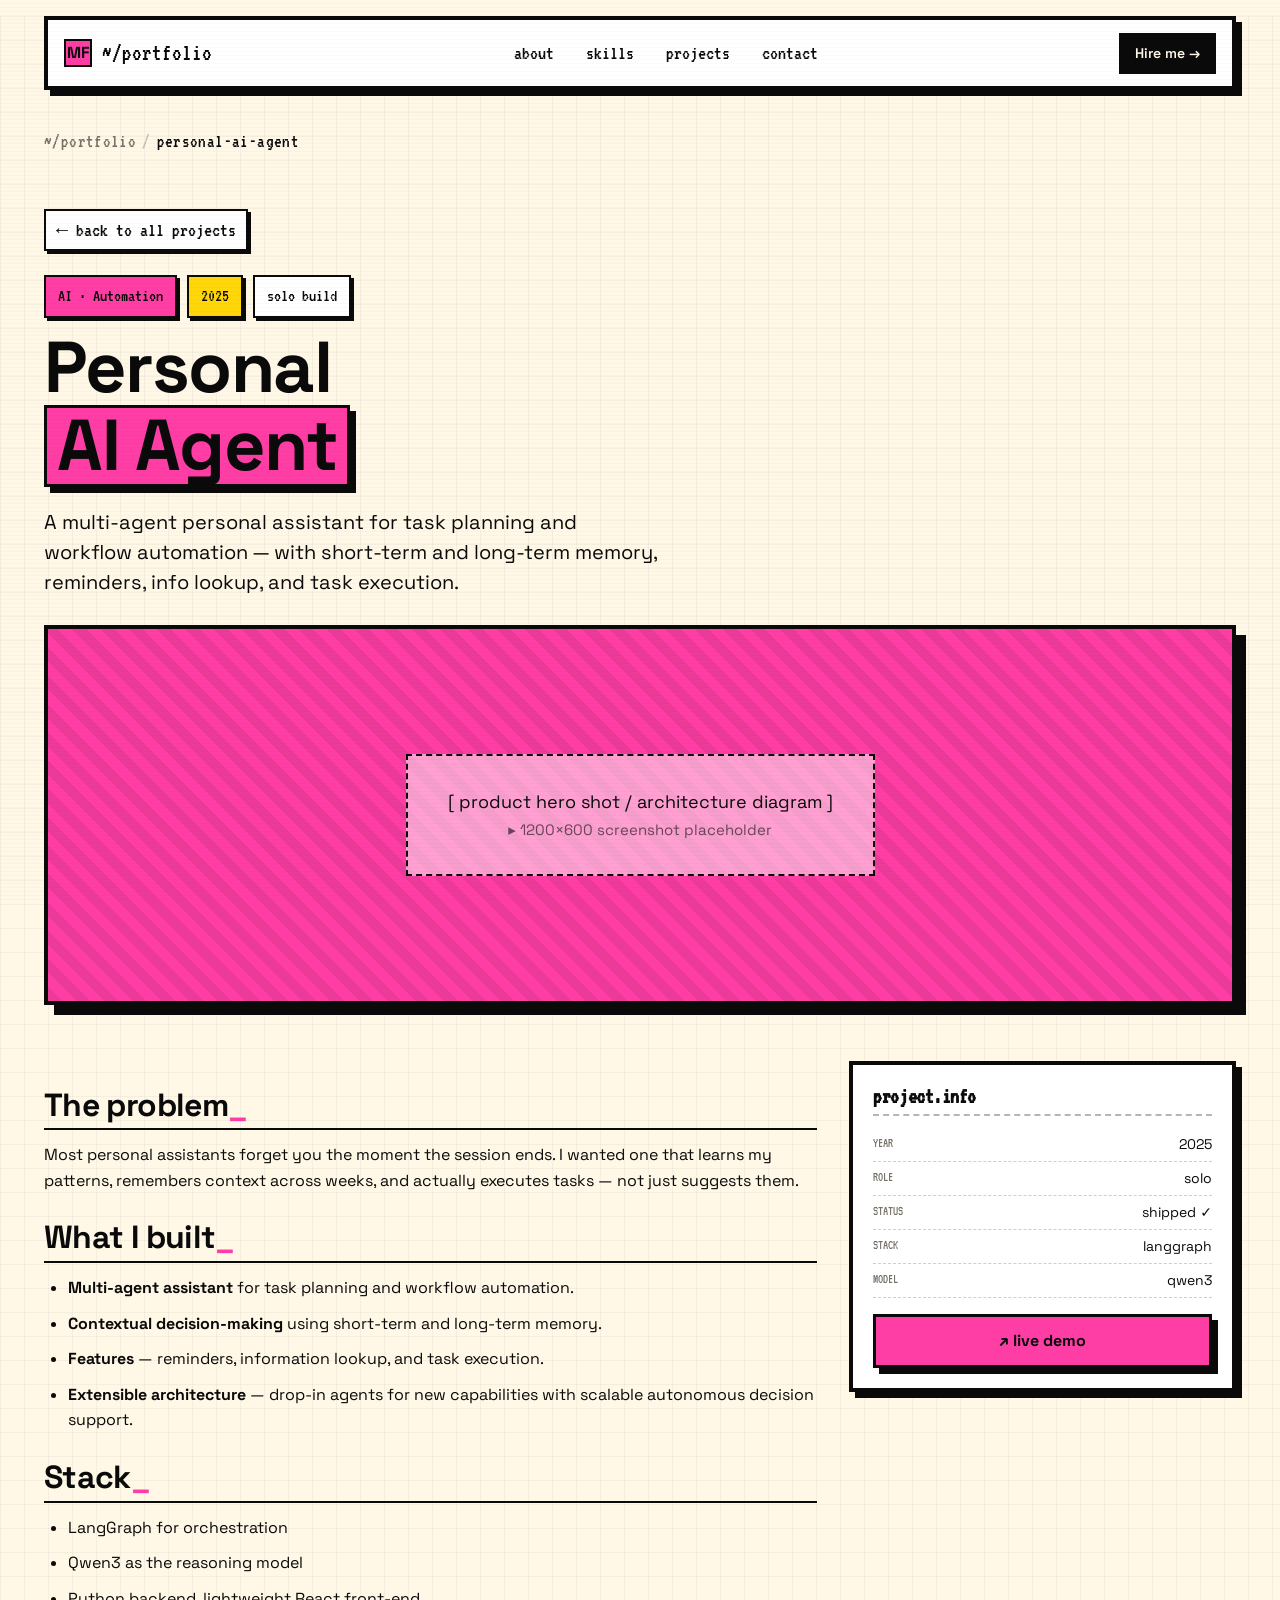
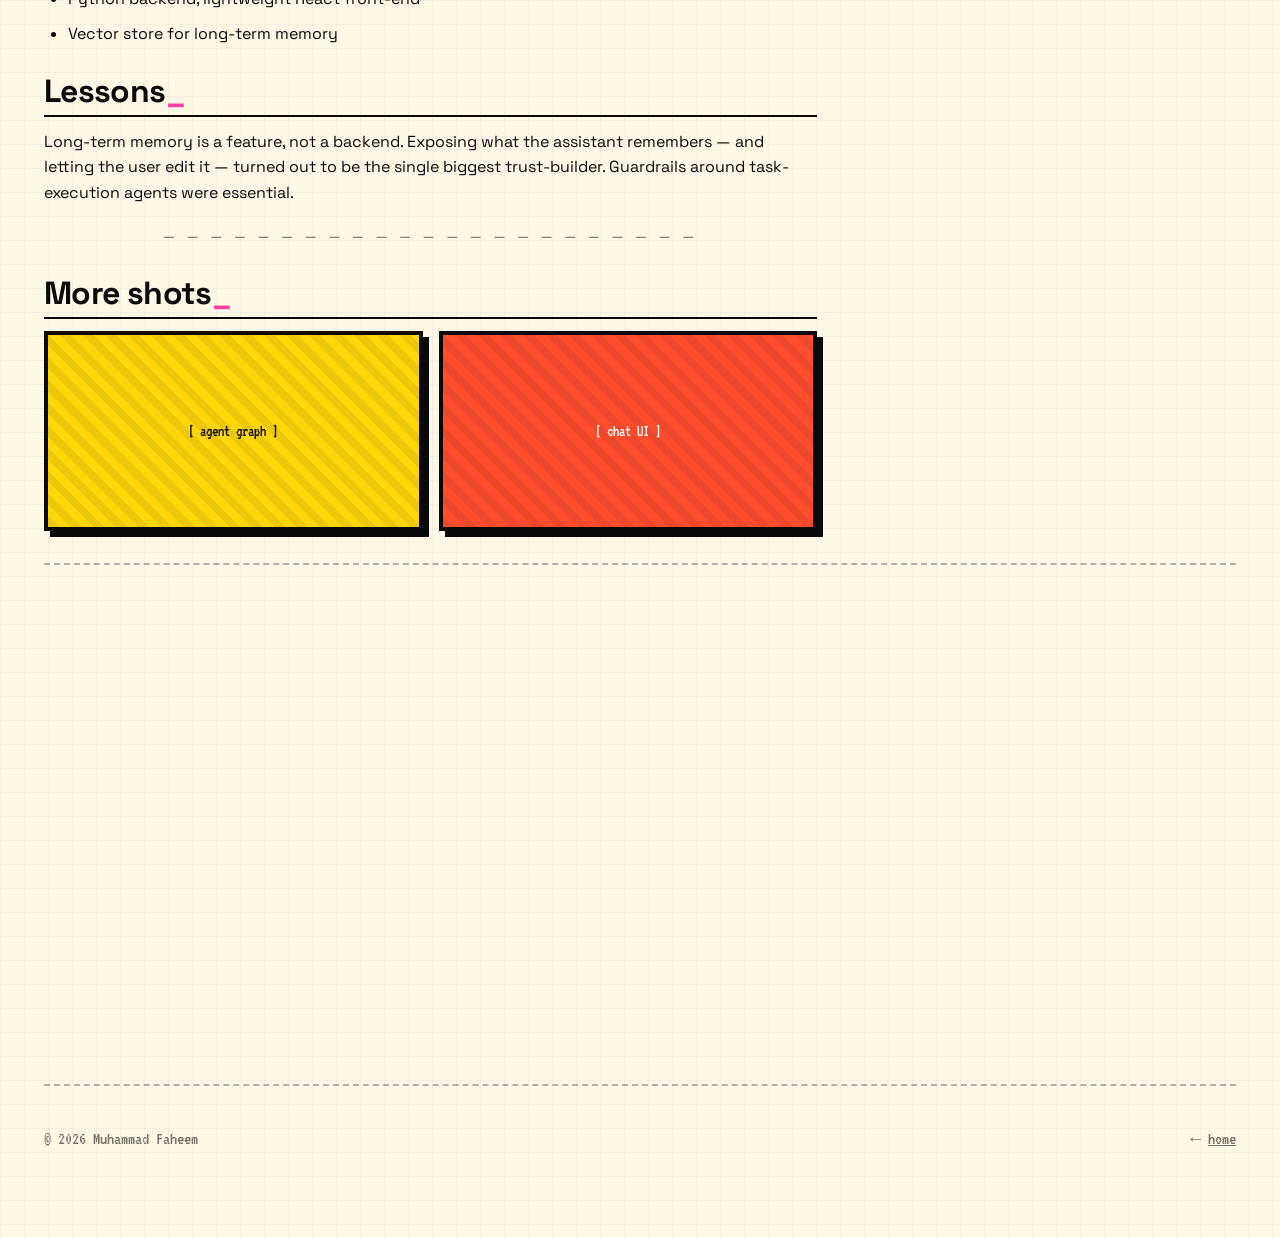
<file: personal-ai-agent/index.html>
<!doctype html>
<html lang="en">
<head>
<meta charset="utf-8" />
<title>Personal AI Agent — Portfolio</title>
<meta name="viewport" content="width=device-width, initial-scale=1" />
<link rel="preconnect" href="https://fonts.googleapis.com">
<link rel="preconnect" href="https://fonts.gstatic.com" crossorigin>
<link href="https://fonts.googleapis.com/css2?family=Space+Grotesk:wght@400;500;600;700&family=VT323&family=Kalam:wght@400;700&display=swap" rel="stylesheet">
<link rel="stylesheet" href="../styles.css">
</head>
<body>

<nav class="topbar">
  <div class="topbar-inner">
    <a href="../index.html" class="topbar-logo" style="text-decoration:none">
      <span class="logo-badge">MF</span>
      <span>~/portfolio</span>
    </a>
    <div class="nav-links">
      <a href="../index.html#about">about</a>
      <a href="../index.html#skills">skills</a>
      <a href="../index.html#projects">projects</a>
      <a href="../index.html#contact">contact</a>
    </div>
    <a href="../index.html#contact" class="nav-cta">Hire me →</a>
    <button class="nav-toggle" id="nav-toggle" aria-label="Toggle navigation">☰</button>
  </div>
</nav>

<main class="shell">

<div class="url-bar">
  <a href="../index.html">~/portfolio</a>
  <span class="url-sep">/</span>
  <span class="url-active">personal-ai-agent</span>
</div>

  <section class="proj-hero">
    <a href="../index.html#projects" class="back-link">← back to all projects</a>

    <div style="display:flex;gap:10px;flex-wrap:wrap;margin-bottom:12px">
      <span class="chip pink">AI · Automation</span>
      <span class="chip yellow">2025</span>
      <span class="chip">solo build</span>
    </div>

    <h1 style="font-size:clamp(40px,6vw,72px)">
      Personal<br/>
      <span style="background:var(--accent-1);padding:0 10px;border:3px solid var(--ink);box-shadow:6px 6px 0 var(--ink);display:inline-block">AI Agent</span>
    </h1>

    <p class="hero-sub" style="margin-top:20px">
      A multi-agent personal assistant for task planning and workflow automation — with short-term and long-term memory, reminders, info lookup, and task execution.
    </p>

    <div class="proj-hero-visual">
      <div class="proj-placeholder" style="font-size:18px;padding:32px 40px">
        [ product hero shot / architecture diagram ]<br/>
        <small style="opacity:0.6">▸ 1200×600 screenshot placeholder</small>
      </div>
    </div>
  </section>

  <section class="proj-detail">
    <article class="proj-content">
      <h3>The problem<span style="color:var(--accent-1)">_</span></h3>
      <p>Most personal assistants forget you the moment the session ends. I wanted one that learns my patterns, remembers context across weeks, and actually executes tasks — not just suggests them.</p>

      <h3>What I built<span style="color:var(--accent-1)">_</span></h3>
      <ul>
        <li><strong>Multi-agent assistant</strong> for task planning and workflow automation.</li>
        <li><strong>Contextual decision-making</strong> using short-term and long-term memory.</li>
        <li><strong>Features</strong> — reminders, information lookup, and task execution.</li>
        <li><strong>Extensible architecture</strong> — drop-in agents for new capabilities with scalable autonomous decision support.</li>
      </ul>

      <h3>Stack<span style="color:var(--accent-1)">_</span></h3>
      <ul>
        <li>LangGraph for orchestration</li>
        <li>Qwen3 as the reasoning model</li>
        <li>Python backend, lightweight React front-end</li>
        <li>Vector store for long-term memory</li>
      </ul>

      <h3>Lessons<span style="color:var(--accent-1)">_</span></h3>
      <p>Long-term memory is a feature, not a backend. Exposing what the assistant remembers — and letting the user edit it — turned out to be the single biggest trust-builder. Guardrails around task-execution agents were essential.</p>

      <div class="ascii-div">─ ─ ─ ─ ─ ─ ─ ─ ─ ─ ─ ─ ─ ─ ─ ─ ─ ─ ─ ─ ─ ─ ─</div>

      <h3>More shots<span style="color:var(--accent-1)">_</span></h3>
      <div style="display:grid;grid-template-columns:1fr 1fr;gap:16px">
        <div style="height:200px;border:var(--border-thick);box-shadow:var(--shadow);background:repeating-linear-gradient(45deg,rgba(10,10,10,0.07) 0 8px, transparent 8px 16px),var(--accent-2);display:grid;place-items:center;font-family:'VT323',monospace">
          [ agent graph ]
        </div>
        <div style="height:200px;border:var(--border-thick);box-shadow:var(--shadow);background:repeating-linear-gradient(45deg,rgba(10,10,10,0.07) 0 8px, transparent 8px 16px),var(--accent-3);display:grid;place-items:center;font-family:'VT323',monospace;color:#fff">
          [ chat UI ]
        </div>
      </div>
    </article>

    <aside class="proj-meta-card">
      <h4>project.info</h4>
      <div class="proj-meta-row"><span>year</span><span>2025</span></div>
      <div class="proj-meta-row"><span>role</span><span>solo</span></div>
      <div class="proj-meta-row"><span>status</span><span>shipped ✓</span></div>
      <div class="proj-meta-row"><span>stack</span><span>langgraph</span></div>
      <div class="proj-meta-row"><span>model</span><span>qwen3</span></div>

      <div style="margin-top:16px;display:flex;flex-direction:column;gap:8px">
        <a href="https://huggingface.co/spaces/mdfaheem2306/agent" target="_blank" rel="noopener" class="btn primary" style="justify-content:center">↗ live demo</a>
      </div>
    </aside>
  </section>

  <section class="section">
    <div class="contact-card reveal">
      <h2>Back to the index →</h2>
      <p>See the full project list, or get in touch if you want to collaborate.</p>
      <div class="contact-links">
        <a href="../index.html#projects" class="btn yellow">All projects →</a>
        <a href="../index.html#contact" class="btn ghost">Contact</a>
      </div>
    </div>
  </section>

  <footer>
    <span>© 2026 Muhammad Faheem</span>
    <span>← <a href="../index.html" style="text-decoration:underline">home</a></span>
  </footer>
</main>

<script>
const PALETTES = {
  poppy:    { bg: '#fff8e7', ink: '#0a0a0a', a1: '#ff3ea5', a2: '#ffd60a', a3: '#ff4d2e' },
  cyber:    { bg: '#eaffea', ink: '#0a0a0a', a1: '#00ff9d', a2: '#ff00e5', a3: '#00d0ff' },
  sunset:   { bg: '#fff2e0', ink: '#1a0e07', a1: '#ff6b35', a2: '#ffc857', a3: '#e63946' },
  cream:    { bg: '#fdf6e3', ink: '#2b1d0e', a1: '#d33682', a2: '#b58900', a3: '#cb4b16' },
  arcade:   { bg: '#1a0b2e', ink: '#fff', a1: '#ff2079', a2: '#ffea00', a3: '#00e1ff' },
  lime:     { bg: '#f4fdd0', ink: '#0a0a0a', a1: '#ff3366', a2: '#c6ff00', a3: '#7c3aff' },
};
document.getElementById('nav-toggle')?.addEventListener('click',()=>{
  document.querySelector('.nav-links')?.classList.toggle('open');
});
try {
  const stored = localStorage.getItem('portfolio-palette');
  if (stored && PALETTES[stored]) {
    const p = PALETTES[stored], r = document.documentElement.style;
    r.setProperty('--bg', p.bg); r.setProperty('--ink', p.ink);
    r.setProperty('--accent-1', p.a1); r.setProperty('--accent-2', p.a2); r.setProperty('--accent-3', p.a3);
  }
} catch {}
</script>

</body>
</html>
</file>
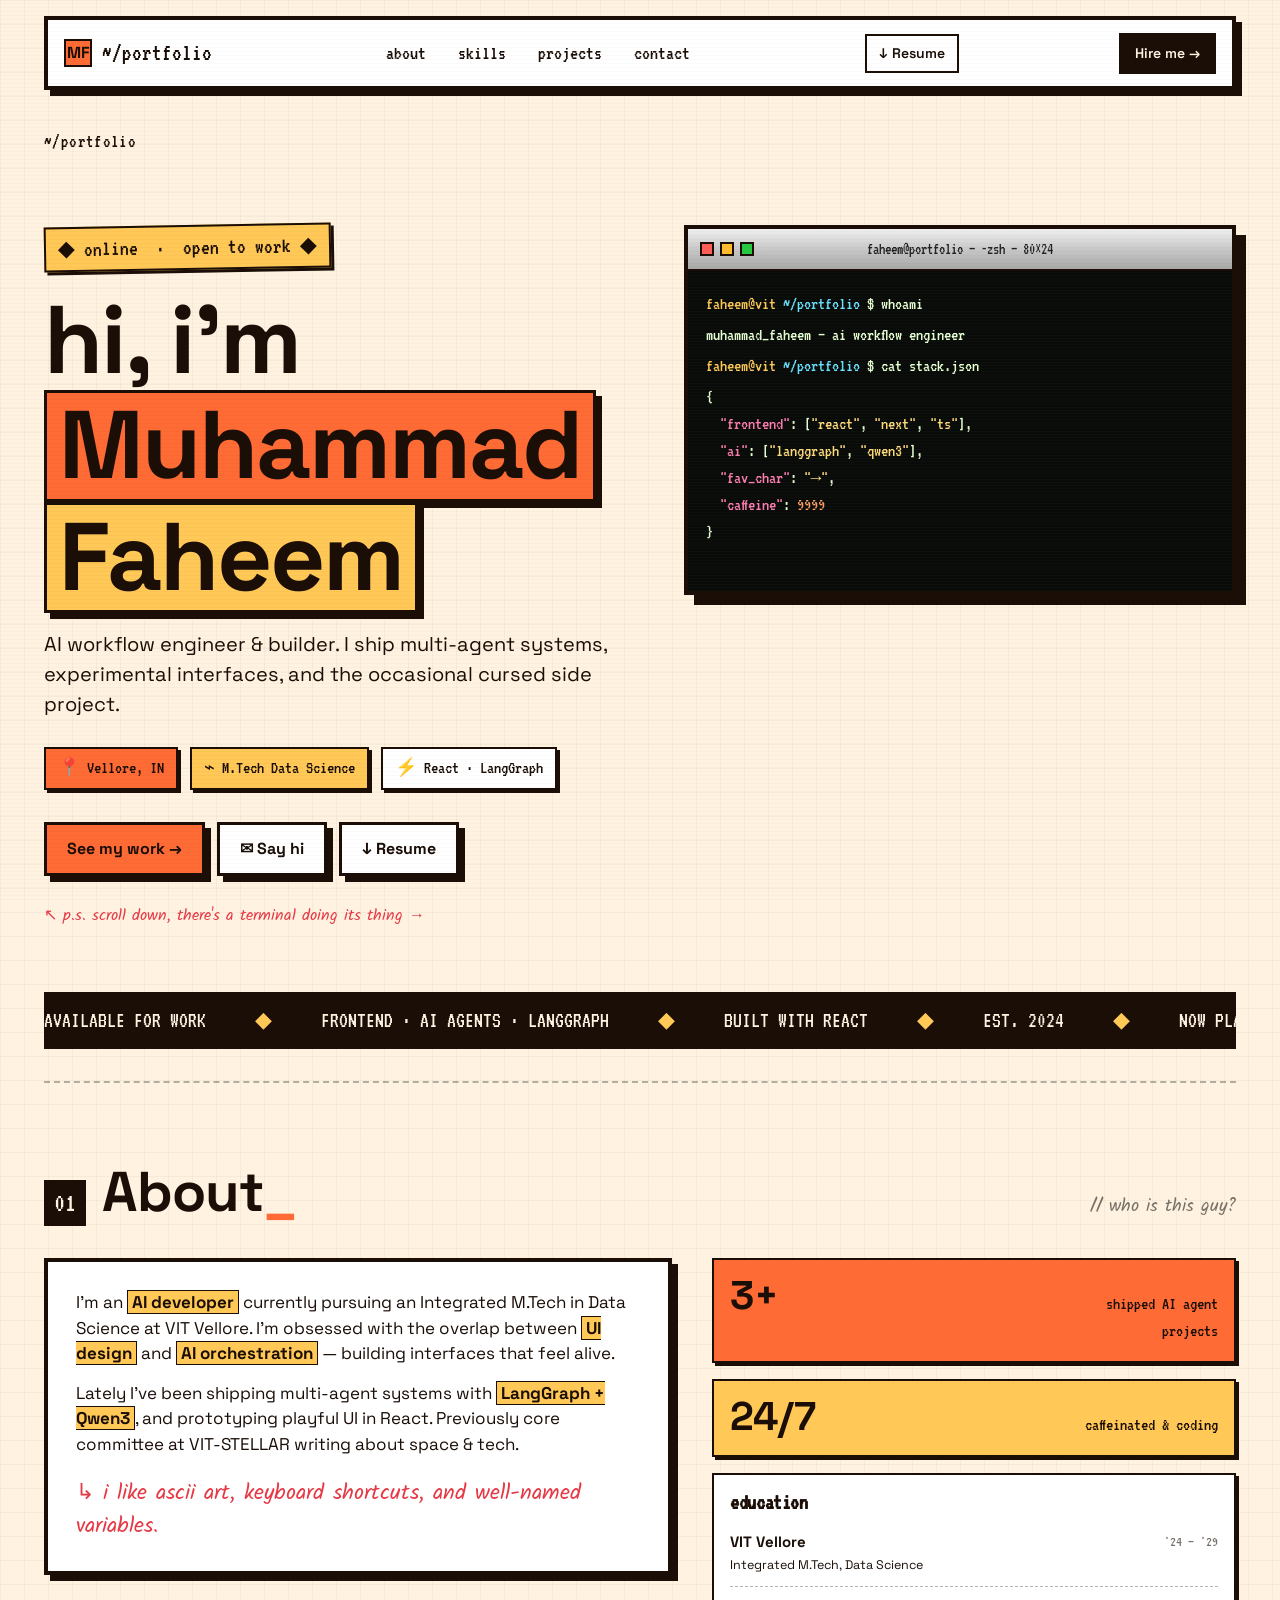
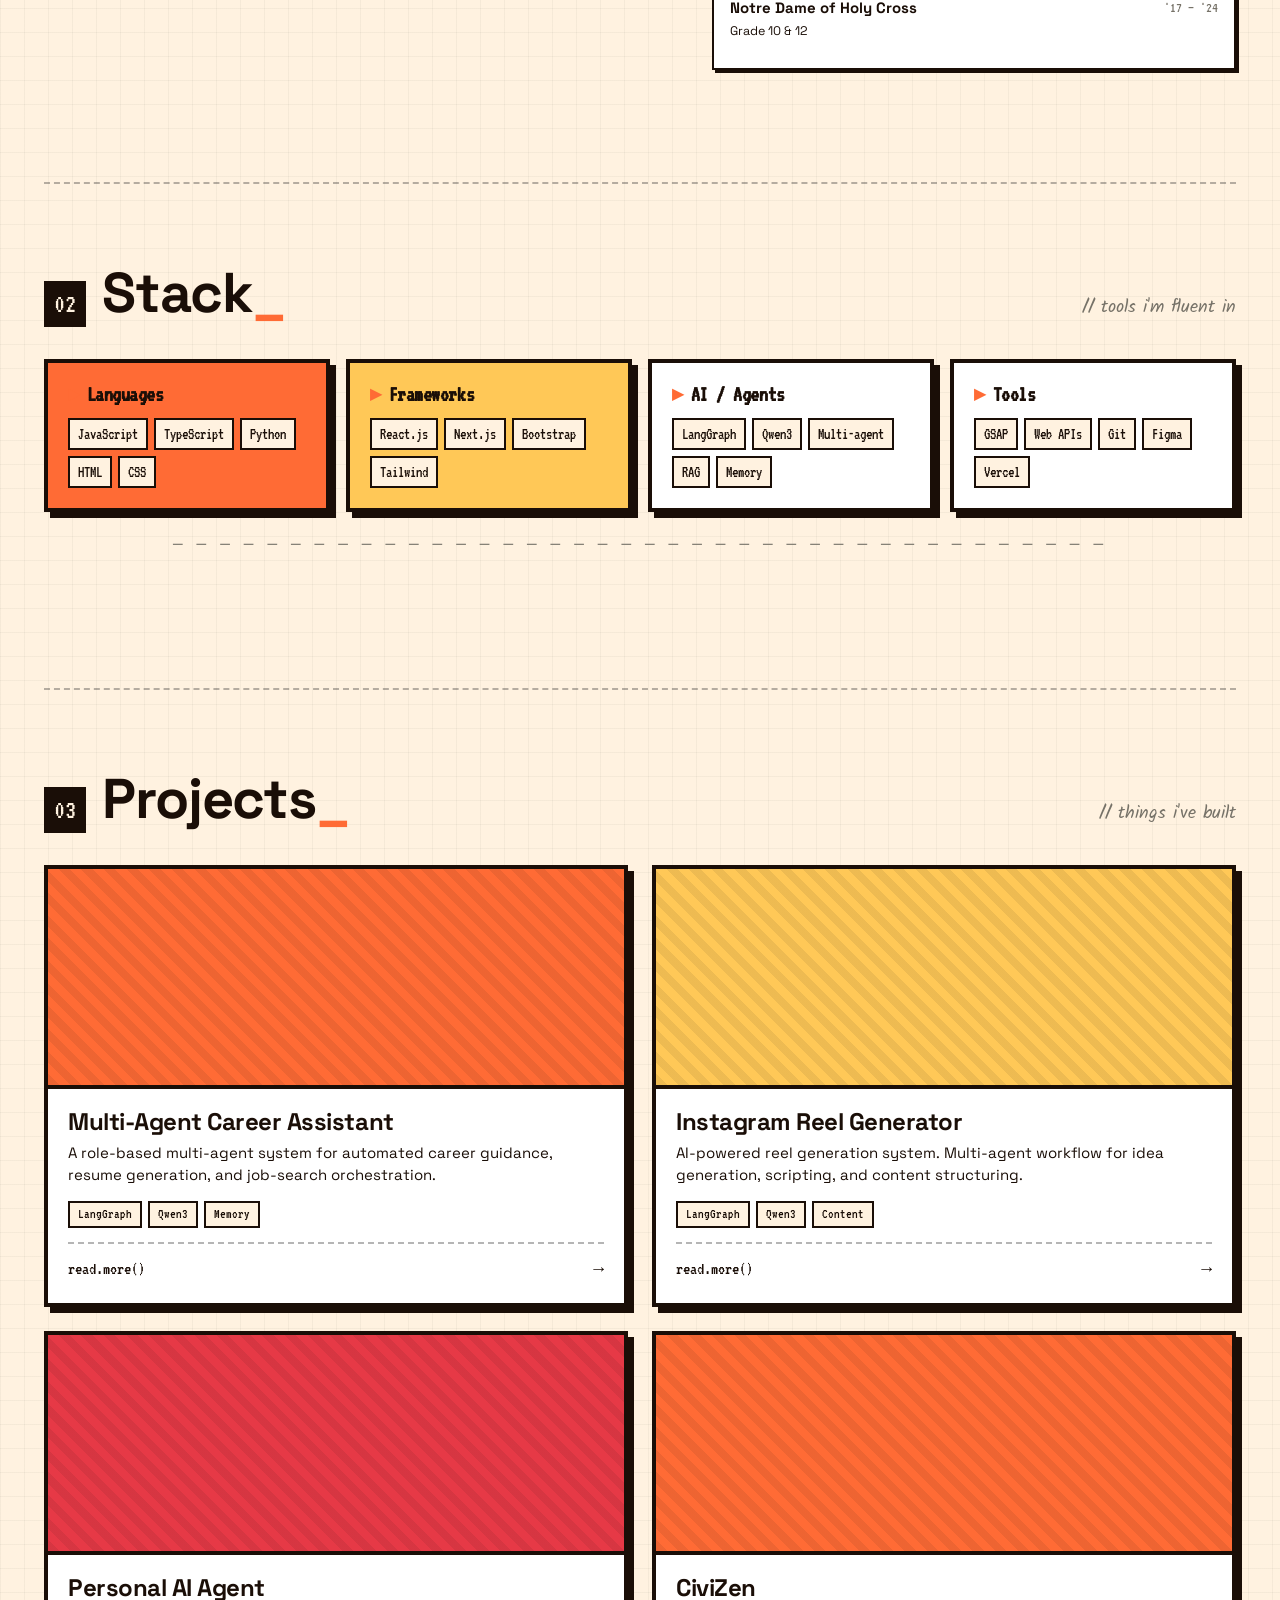
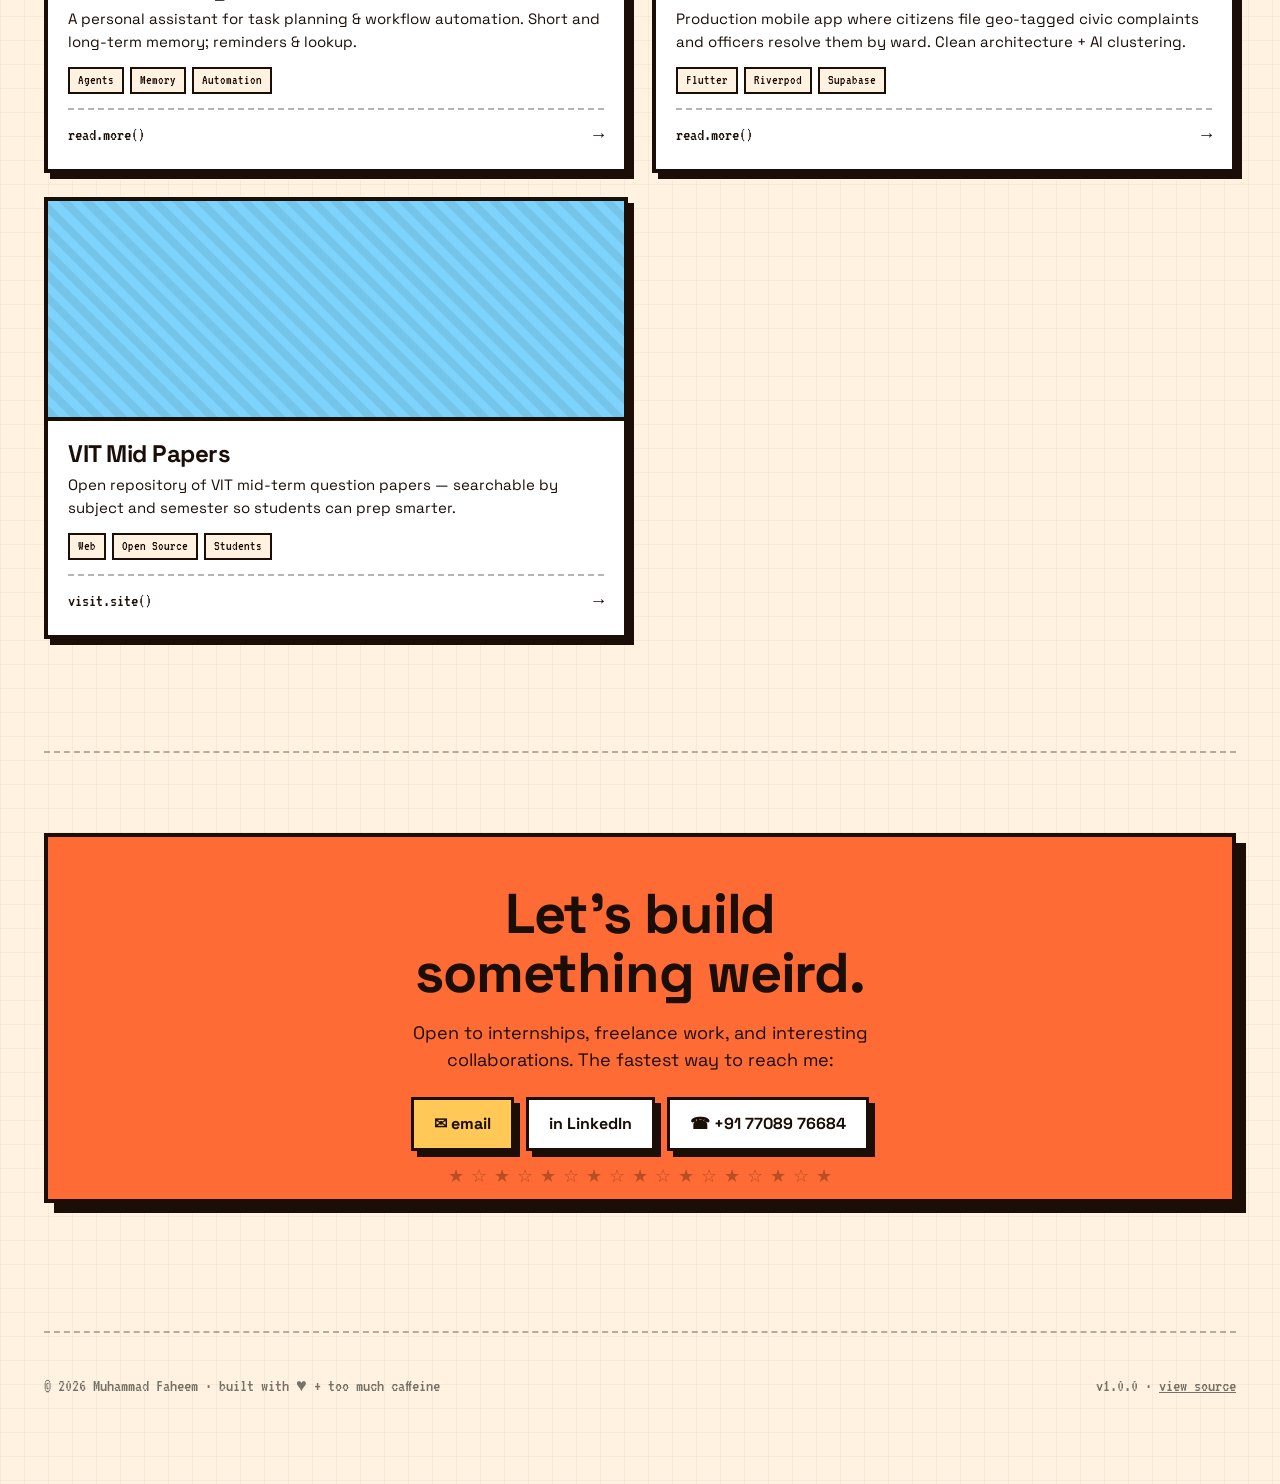
<file: project/index.html>
<!doctype html>
<html lang="en">
<head>
<meta charset="utf-8" />
<title>Muhammad Faheem — Portfolio</title>
<meta name="viewport" content="width=device-width, initial-scale=1" />
<link rel="preconnect" href="https://fonts.googleapis.com">
<link rel="preconnect" href="https://fonts.gstatic.com" crossorigin>
<link href="https://fonts.googleapis.com/css2?family=Space+Grotesk:wght@400;500;600;700&family=VT323&family=Kalam:wght@400;700&display=swap" rel="stylesheet">
<link rel="stylesheet" href="styles.css">
</head>
<body>

<!-- ================= TOP NAV ================= -->
<nav class="topbar">
  <div class="topbar-inner">
    <a href="index.html" class="topbar-logo" style="text-decoration:none">
      <span class="logo-badge">MF</span>
      <span>~/portfolio</span>
    </a>
    <div class="nav-links">
      <a href="#about">about</a>
      <a href="#skills">skills</a>
      <a href="#projects">projects</a>
      <a href="#contact">contact</a>
    </div>
    <a href="Resume-1-1.pdf" download="Mohammed_Faheem_Resume.pdf" class="nav-resume">↓ Resume</a>
    <a href="#contact" class="nav-cta">Hire me →</a>
    <button class="nav-toggle" id="nav-toggle" aria-label="Toggle navigation">☰</button>
  </div>
</nav>

<main class="shell">

<div class="url-bar">
  <span class="url-active">~/portfolio</span>
</div>

<!-- ================= HERO ================= -->
<section class="hero">
  <div>
    <span class="hero-eyebrow">◆ online &nbsp;·&nbsp; open to work ◆</span>
    <h1>
      hi, i'm<br/>
      <span class="name-bg">Muhammad</span><br/>
      <span class="name-bg" style="background:var(--accent-2)">Faheem</span>
    </h1>
    <p class="hero-sub">
      AI workflow engineer &amp; builder. I ship multi-agent
      systems, experimental interfaces, and the occasional cursed
      side project.
    </p>
    <div class="hero-meta">
      <span class="chip pink">📍 Vellore, IN</span>
      <span class="chip yellow">⌁ M.Tech Data Science</span>
      <span class="chip">⚡ React · LangGraph</span>
    </div>
    <div class="hero-actions">
      <a href="#projects" class="btn primary">See my work →</a>
      <a href="mailto:muhammedfaheem23feb2020@gmail.com" class="btn ghost">✉ Say hi</a>
      <a href="Resume-1-1.pdf" download="Mohammed_Faheem_Resume.pdf" class="btn ghost">↓ Resume</a>
    </div>
    <p class="hand" style="margin-top:28px; color:var(--accent-3)">
      ↖ p.s. scroll down, there's a terminal doing its thing →
    </p>
  </div>

  <!-- Terminal -->
  <div class="terminal" id="terminal">
    <div class="term-bar">
      <div class="term-dots">
        <div class="term-dot red"></div>
        <div class="term-dot yel"></div>
        <div class="term-dot grn"></div>
      </div>
      <div class="term-title">faheem@portfolio — -zsh — 80×24</div>
    </div>
    <div class="term-body" id="term-body">
      <!-- typed in via JS -->
    </div>
  </div>
</section>

<!-- Marquee -->
<div class="marquee">
  <div class="marquee-track">
    <span>AVAILABLE FOR WORK</span>
    <span>FRONTEND · AI AGENTS · LANGGRAPH</span>
    <span>BUILT WITH REACT</span>
    <span>EST. 2024</span>
    <span>NOW PLAYING: src/App.tsx</span>
    <span>AVAILABLE FOR WORK</span>
    <span>FRONTEND · AI AGENTS · LANGGRAPH</span>
    <span>BUILT WITH REACT</span>
    <span>EST. 2024</span>
    <span>NOW PLAYING: src/App.tsx</span>
  </div>
</div>

<!-- ================= ABOUT ================= -->
<section class="section" id="about">
  <div class="section-hdr reveal">
    <span class="section-num">01</span>
    <h2 class="section-title">About<span style="color:var(--accent-1)">_</span></h2>
    <span class="section-kicker">// who is this guy?</span>
  </div>

  <div class="about">
    <div class="about-card reveal">
      <p>
        I'm an <strong>AI developer</strong> currently pursuing an
        Integrated M.Tech in Data Science at VIT Vellore. I'm obsessed
        with the overlap between <strong>UI design</strong> and
        <strong>AI orchestration</strong> — building interfaces that feel
        alive.
      </p>
      <p>
        Lately I've been shipping multi-agent systems with
        <strong>LangGraph + Qwen3</strong>, and prototyping playful UI
        in React. Previously core committee at VIT-STELLAR writing about
        space & tech.
      </p>
      <p class="hand" style="color:var(--accent-3); font-size:22px; margin-top:20px">
        ↳ i like ascii art, keyboard shortcuts, and well-named variables.
      </p>
    </div>

    <aside class="about-side reveal">
      <div class="stat-box">
        <div class="stat-num">3+</div>
        <div class="stat-lbl">shipped AI agent projects</div>
      </div>
      <div class="stat-box">
        <div class="stat-num">24/7</div>
        <div class="stat-lbl">caffeinated & coding</div>
      </div>
      <div class="stat-box" style="display:block">
        <h4 style="font-family:'VT323',monospace;font-size:22px;margin-bottom:6px;">education</h4>
        <div class="edu-item">
          <span><strong>VIT Vellore</strong><br/><small>Integrated M.Tech, Data Science</small></span>
          <span class="edu-year">'24 — '29</span>
        </div>
        <div class="edu-item">
          <span><strong>Notre Dame of Holy Cross</strong><br/><small>Grade 10 & 12</small></span>
          <span class="edu-year">'17 — '24</span>
        </div>
      </div>
    </aside>
  </div>
</section>

<!-- ================= SKILLS ================= -->
<section class="section" id="skills">
  <div class="section-hdr reveal">
    <span class="section-num">02</span>
    <h2 class="section-title">Stack<span style="color:var(--accent-1)">_</span></h2>
    <span class="section-kicker">// tools i'm fluent in</span>
  </div>

  <div class="skills-grid">
    <div class="skill-card pink reveal">
      <h4>Languages</h4>
      <ul class="skill-list">
        <li>JavaScript</li>
        <li>TypeScript</li>
        <li>Python</li>
        <li>HTML</li>
        <li>CSS</li>
      </ul>
    </div>
    <div class="skill-card highlight reveal">
      <h4>Frameworks</h4>
      <ul class="skill-list">
        <li>React.js</li>
        <li>Next.js</li>
        <li>Bootstrap</li>
        <li>Tailwind</li>
      </ul>
    </div>
    <div class="skill-card reveal">
      <h4>AI / Agents</h4>
      <ul class="skill-list">
        <li>LangGraph</li>
        <li>Qwen3</li>
        <li>Multi-agent</li>
        <li>RAG</li>
        <li>Memory</li>
      </ul>
    </div>
    <div class="skill-card reveal">
      <h4>Tools</h4>
      <ul class="skill-list">
        <li>GSAP</li>
        <li>Web APIs</li>
        <li>Git</li>
        <li>Figma</li>
        <li>Vercel</li>
      </ul>
    </div>
  </div>

  <div class="ascii-div">─ ─ ─ ─ ─ ─ ─ ─ ─ ─ ─ ─ ─ ─ ─ ─ ─ ─ ─ ─ ─ ─ ─ ─ ─ ─ ─ ─ ─ ─ ─ ─ ─ ─ ─ ─ ─ ─ ─ ─</div>
</section>

<!-- ================= PROJECTS ================= -->
<section class="section" id="projects">
  <div class="section-hdr reveal">
    <span class="section-num">03</span>
    <h2 class="section-title">Projects<span style="color:var(--accent-1)">_</span></h2>
    <span class="section-kicker">// things i've built</span>
  </div>

  <div class="projects-grid">
    <a href="multi-agent-career-assistant/" class="proj-card reveal">
      <div class="proj-visual"></div>
      <div class="proj-body">
        <h3 class="proj-title">Multi-Agent Career Assistant</h3>
        <p class="proj-desc">A role-based multi-agent system for automated career guidance, resume generation, and job-search orchestration.</p>
        <div class="proj-tags">
          <span class="proj-tag">LangGraph</span>
          <span class="proj-tag">Qwen3</span>
          <span class="proj-tag">Memory</span>
        </div>
        <div class="proj-link">
          <span>read.more()</span>
          <span class="arrow">→</span>
        </div>
      </div>
    </a>

    <a href="instagram-reel-generator/" class="proj-card reveal">
      <div class="proj-visual"></div>
      <div class="proj-body">
        <h3 class="proj-title">Instagram Reel Generator</h3>
        <p class="proj-desc">AI-powered reel generation system. Multi-agent workflow for idea generation, scripting, and content structuring.</p>
        <div class="proj-tags">
          <span class="proj-tag">LangGraph</span>
          <span class="proj-tag">Qwen3</span>
          <span class="proj-tag">Content</span>
        </div>
        <div class="proj-link">
          <span>read.more()</span>
          <span class="arrow">→</span>
        </div>
      </div>
    </a>

    <a href="personal-ai-agent/" class="proj-card reveal">
      <div class="proj-visual"></div>
      <div class="proj-body">
        <h3 class="proj-title">Personal AI Agent</h3>
        <p class="proj-desc">A personal assistant for task planning & workflow automation. Short and long-term memory; reminders & lookup.</p>
        <div class="proj-tags">
          <span class="proj-tag">Agents</span>
          <span class="proj-tag">Memory</span>
          <span class="proj-tag">Automation</span>
        </div>
        <div class="proj-link">
          <span>read.more()</span>
          <span class="arrow">→</span>
        </div>
      </div>
    </a>

    <a href="civizen/" class="proj-card reveal">
      <div class="proj-visual"></div>
      <div class="proj-body">
        <h3 class="proj-title" style="white-space:nowrap">CiviZen</h3>
        <p class="proj-desc">Production mobile app where citizens file geo-tagged civic complaints and officers resolve them by ward. Clean architecture + AI clustering.</p>
        <div class="proj-tags">
          <span class="proj-tag">Flutter</span>
          <span class="proj-tag">Riverpod</span>
          <span class="proj-tag">Supabase</span>
        </div>
        <div class="proj-link">
          <span>read.more()</span>
          <span class="arrow">→</span>
        </div>
      </div>
    </a>

    <a href="http://mid-repository.vercel.app/" target="_blank" rel="noopener" class="proj-card reveal">
      <div class="proj-visual"></div>
      <div class="proj-body">
        <h3 class="proj-title" style="white-space:nowrap">VIT Mid Papers</h3>
        <p class="proj-desc">Open repository of VIT mid-term question papers — searchable by subject and semester so students can prep smarter.</p>
        <div class="proj-tags">
          <span class="proj-tag">Web</span>
          <span class="proj-tag">Open Source</span>
          <span class="proj-tag">Students</span>
        </div>
        <div class="proj-link">
          <span>visit.site()</span>
          <span class="arrow">&#8594;</span>
        </div>
      </div>
    </a>
  </div>
</section>

<!-- ================= CONTACT ================= -->
<section class="section" id="contact">
  <div class="contact-card reveal">
    <h2>Let's build<br/>something weird.</h2>
    <p>
      Open to internships, freelance work, and interesting collaborations.
      The fastest way to reach me:
    </p>
    <div class="contact-links">
      <a href="mailto:muhammedfaheem23feb2020@gmail.com" class="btn yellow">✉ email</a>
      <a href="https://linkedin.com" class="btn ghost">in LinkedIn</a>
      <a href="tel:+917708976684" class="btn ghost">☎ +91 77089 76684</a>
    </div>
  </div>
</section>

<footer>
  <span>© 2026 Muhammad Faheem · built with ♥ + too much caffeine</span>
  <span>v1.0.0 · <a href="#" style="text-decoration:underline">view source</a></span>
</footer>

</main>

<!-- ============ Tweaks panel ============ -->
<div class="tweaks" id="tweaks">
  <h5>◆ Palette</h5>
  <div class="palette-grid" id="palette-grid"></div>
</div>

<!-- ============ Scripts ============ -->
<script>
/* ============ TWEAK DEFAULTS ============ */
const TWEAK_DEFAULS = /*EDITMODE-BEGIN*/{
  "palette": "sunset"
}/*EDITMODE-END*/;

const PALETTES = {
  poppy:    { name: 'Poppy',    bg: '#fff8e7', ink: '#0a0a0a', a1: '#ff3ea5', a2: '#ffd60a', a3: '#ff4d2e' },
  cyber:    { name: 'Cyber',    bg: '#eaffea', ink: '#0a0a0a', a1: '#00ff9d', a2: '#ff00e5', a3: '#00d0ff' },
  sunset:   { name: 'Sunset',   bg: '#fff2e0', ink: '#1a0e07', a1: '#ff6b35', a2: '#ffc857', a3: '#e63946' },
  cream:    { name: 'Cream',    bg: '#fdf6e3', ink: '#2b1d0e', a1: '#d33682', a2: '#b58900', a3: '#cb4b16' },
  arcade:   { name: 'Arcade',   bg: '#1a0b2e', ink: '#fff', a1: '#ff2079', a2: '#ffea00', a3: '#00e1ff' },
  lime:     { name: 'Lime',     bg: '#f4fdd0', ink: '#0a0a0a', a1: '#ff3366', a2: '#c6ff00', a3: '#7c3aff' },
};

function applyPalette(key) {
  const p = PALETTES[key] || PALETTES.poppy;
  const r = document.documentElement.style;
  r.setProperty('--bg',  p.bg);
  r.setProperty('--ink', p.ink);
  r.setProperty('--accent-1', p.a1);
  r.setProperty('--accent-2', p.a2);
  r.setProperty('--accent-3', p.a3);
  document.querySelectorAll('.palette-opt').forEach(el => {
    el.classList.toggle('active', el.dataset.key === key);
  });
}

function buildPaletteGrid() {
  const grid = document.getElementById('palette-grid');
  if (!grid) return;
  grid.innerHTML = Object.entries(PALETTES).map(([k, p]) => `
    <button class="palette-opt" data-key="${k}">
      <div class="palette-swatches">
        <div class="palette-sw" style="background:${p.a1}"></div>
        <div class="palette-sw" style="background:${p.a2}"></div>
        <div class="palette-sw" style="background:${p.a3}"></div>
      </div>
      ${p.name}
    </button>
  `).join('');
  grid.querySelectorAll('.palette-opt').forEach(btn => {
    btn.addEventListener('click', () => {
      const key = btn.dataset.key;
      applyPalette(key);
      try { localStorage.setItem('portfolio-palette', key); } catch {}
      window.parent.postMessage({ type: '__edit_mode_set_keys', edits: { palette: key } }, '*');
    });
  });
}

/* Load persisted palette */
(function init() {
  buildPaletteGrid();
  let initial = TWEAK_DEFAULS.palette || 'poppy';
  try {
    const stored = localStorage.getItem('portfolio-palette');
    if (stored && PALETTES[stored]) initial = stored;
  } catch {}
  applyPalette(initial);
})();

/* ============ TWEAKS MODE ============ */
const tweaksEl = document.getElementById('tweaks');
window.addEventListener('message', (e) => {
  if (!e.data) return;
  if (e.data.type === '__activate_edit_mode')   tweaksEl.classList.add('open');
  if (e.data.type === '__deactivate_edit_mode') tweaksEl.classList.remove('open');
});
window.parent.postMessage({ type: '__edit_mode_available' }, '*');

/* ============ SCROLL REVEAL ============ */
const io = new IntersectionObserver((entries) => {
  entries.forEach(e => { if (e.isIntersecting) e.target.classList.add('in'); });
}, { threshold: 0.12 });
document.querySelectorAll('.reveal').forEach(el => io.observe(el));

/* ============ TERMINAL TYPING ============ */
const termLines = [
  { t: 'cmd',  html: '<span class="term-prompt">faheem@vit</span> <span class="term-path">~/portfolio</span> $ whoami' },
  { t: 'out',  html: 'muhammad_faheem — ai workflow engineer' },
  { t: 'cmd',  html: '<span class="term-prompt">faheem@vit</span> <span class="term-path">~/portfolio</span> $ cat stack.json' },
  { t: 'out',  html: '{\n  <span class="term-key">"frontend"</span>: [<span class="term-str">"react"</span>, <span class="term-str">"next"</span>, <span class="term-str">"ts"</span>],\n  <span class="term-key">"ai"</span>: [<span class="term-str">"langgraph"</span>, <span class="term-str">"qwen3"</span>],\n  <span class="term-key">"fav_char"</span>: <span class="term-str">"→"</span>,\n  <span class="term-key">"caffeine"</span>: <span class="term-num">9999</span>\n}' },
  { t: 'cmd',  html: '<span class="term-prompt">faheem@vit</span> <span class="term-path">~/portfolio</span> $ ./run_agent --mode=hire' },
  { t: 'out',  html: '<span class="term-comment">[✓] agents initialized</span>\n<span class="term-comment">[✓] memory loaded</span>\n<span class="term-comment">[✓] ready to collaborate</span>' },
  { t: 'cmd',  html: '<span class="term-prompt">faheem@vit</span> <span class="term-path">~/portfolio</span> $ <span class="cursor"></span>' },
];

const termBody = document.getElementById('term-body');
let li = 0, ci = 0;

function typeTerminal() {
  if (li >= termLines.length) return;
  const current = termLines[li];

  // create line if first char
  let line = termBody.querySelector(`[data-idx="${li}"]`);
  if (!line) {
    line = document.createElement('div');
    line.className = 'term-line';
    line.dataset.idx = li;
    termBody.appendChild(line);
  }

  // last line — insert cursor directly
  if (li === termLines.length - 1) {
    line.innerHTML = current.html;
    return;
  }

  // simulate typing: raw.length char by char, but we have HTML.
  // Strategy: progressively reveal html by showing wrapped spans but walk through text nodes.
  // Simpler: show full html after a delay per line
  line.innerHTML = current.html;
  li++;
  const delay = current.t === 'cmd' ? 520 : 340;
  setTimeout(typeTerminal, delay);
}

// Trigger terminal only when visible
const termObserver = new IntersectionObserver((entries) => {
  entries.forEach(e => {
    if (e.isIntersecting) {
      setTimeout(typeTerminal, 400);
      termObserver.disconnect();
    }
  });
}, { threshold: 0.3 });
termObserver.observe(document.getElementById('terminal'));

/* Mobile nav toggle */
document.getElementById('nav-toggle')?.addEventListener('click',()=>{
  document.querySelector('.nav-links')?.classList.toggle('open');
});

/* ============ CLEAN URL ROUTING ============ */
(function() {
  const sectionPaths = { about: '/about', skills: '/skills', projects: '/projects', contact: '/contact' };
  const pathToId = { '/about': 'about', '/skills': 'skills', '/projects': 'projects', '/contact': 'contact' };

  // Nav clicks: prevent hash jump, smooth scroll, push clean URL
  document.querySelectorAll('.nav-links a[href^="#"]').forEach(link => {
    link.addEventListener('click', e => {
      e.preventDefault();
      const id = link.getAttribute('href').slice(1);
      document.getElementById(id)?.scrollIntoView({ behavior: 'smooth' });
      history.pushState(null, '', sectionPaths[id] || '/');
    });
  });

  // Scroll: update URL to match whichever section is most visible
  const secObs = new IntersectionObserver(entries => {
    entries.forEach(e => {
      if (e.isIntersecting) history.replaceState(null, '', sectionPaths[e.target.id] || '/');
    });
  }, { threshold: 0.4 });
  document.querySelectorAll('section[id]').forEach(s => secObs.observe(s));

  // Direct load: if URL is /about etc, scroll to section
  const targetId = pathToId[location.pathname];
  if (targetId) document.getElementById(targetId)?.scrollIntoView();
})();

/* ============ SUBTLE MOUSE PARALLAX ON NAME ============ */
const heroNames = document.querySelectorAll('.hero h1 .name-bg');
document.addEventListener('mousemove', (e) => {
  const x = (e.clientX / window.innerWidth - 0.5) * 8;
  const y = (e.clientY / window.innerHeight - 0.5) * 8;
  heroNames.forEach((el, i) => {
    el.style.transform = `translate(${x * (i + 1) * 0.4}px, ${y * (i + 1) * 0.4}px)`;
  });
});
</script>

</body>
</html>
</file>
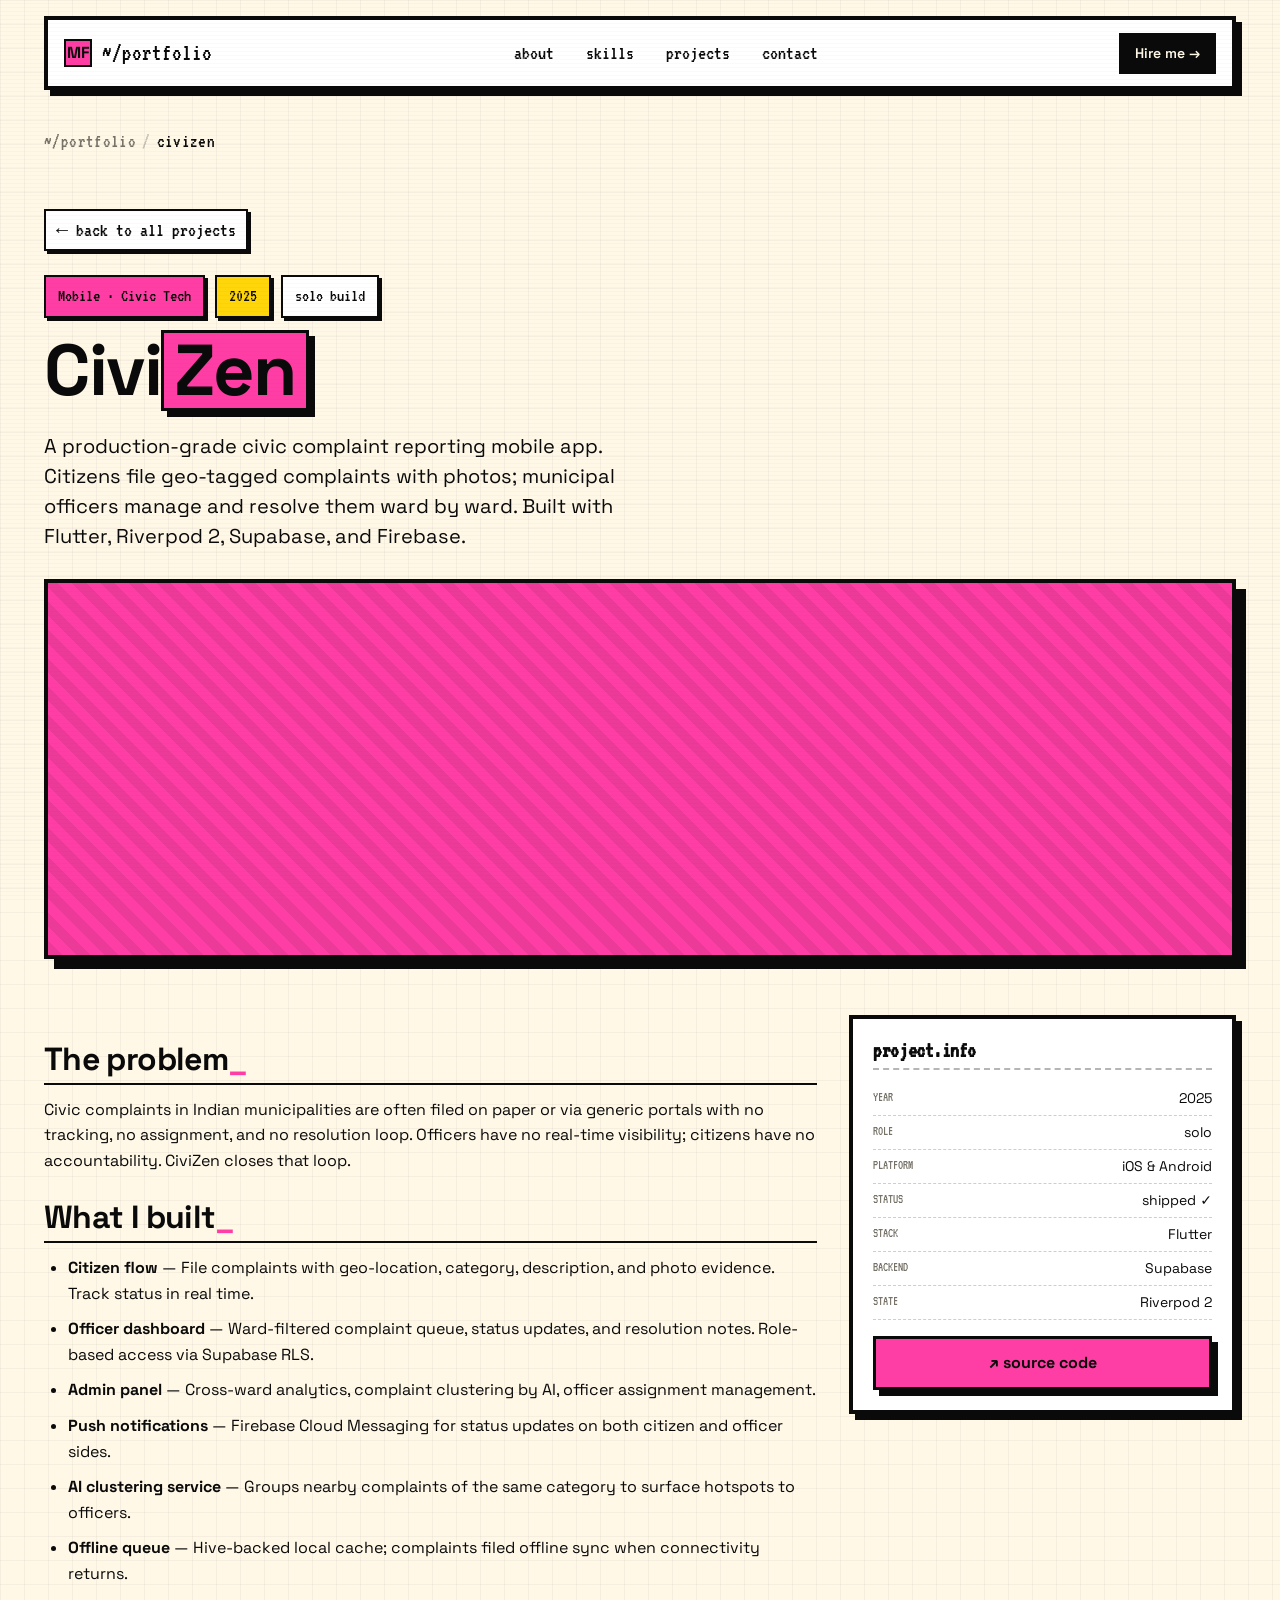
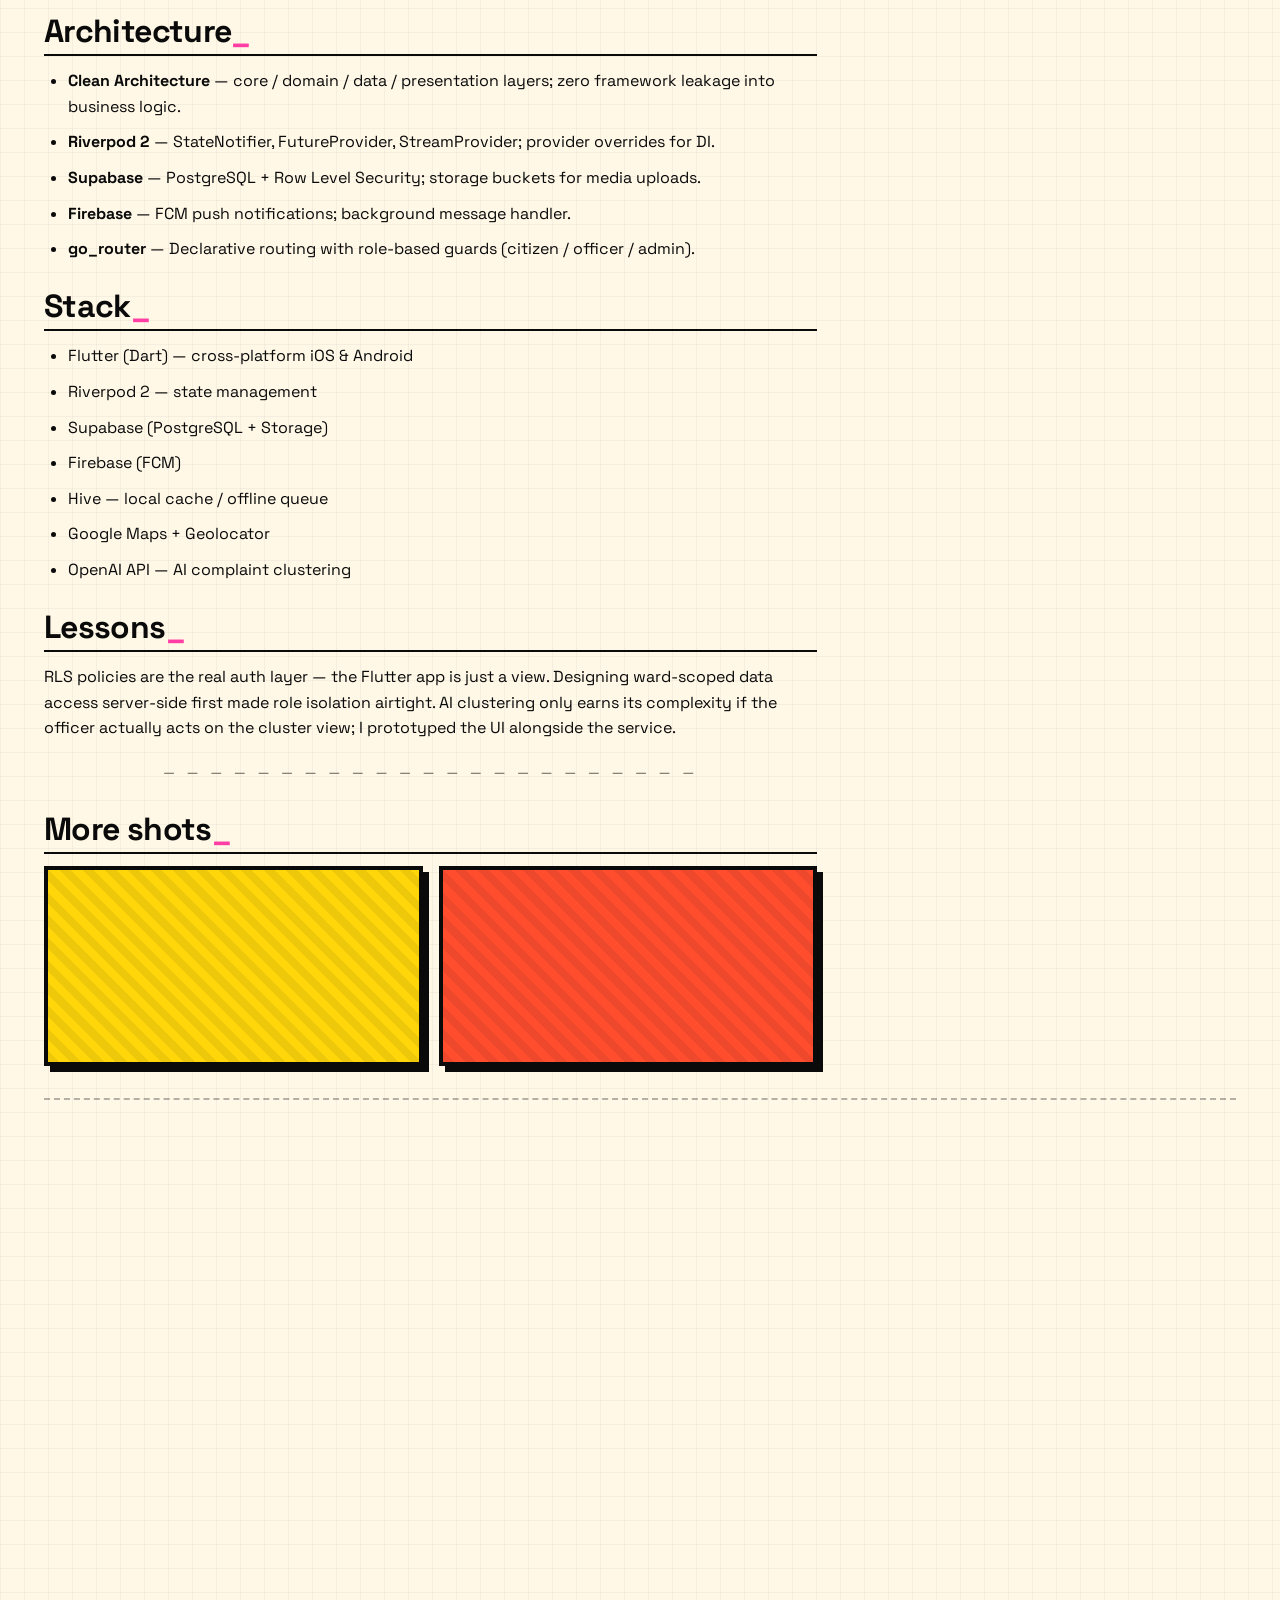
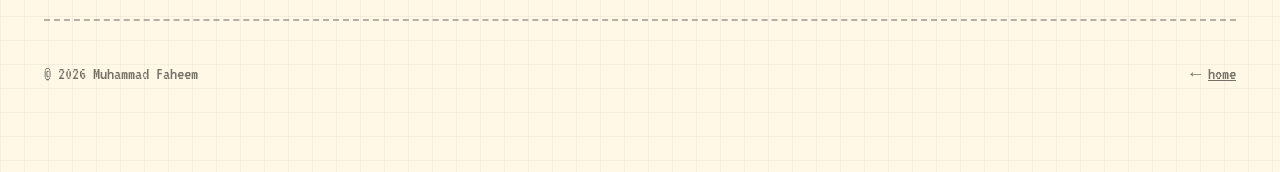
<file: project/civizen/index.html>
<!doctype html>
<html lang="en">
<head>
<meta charset="utf-8" />
<title>CiviZen — Portfolio</title>
<meta name="viewport" content="width=device-width, initial-scale=1" />
<link rel="preconnect" href="https://fonts.googleapis.com">
<link rel="preconnect" href="https://fonts.gstatic.com" crossorigin>
<link href="https://fonts.googleapis.com/css2?family=Space+Grotesk:wght@400;500;600;700&family=VT323&family=Kalam:wght@400;700&display=swap" rel="stylesheet">
<link rel="stylesheet" href="../styles.css">
</head>
<body>

<nav class="topbar">
  <div class="topbar-inner">
    <a href="../index.html" class="topbar-logo" style="text-decoration:none">
      <span class="logo-badge">MF</span>
      <span>~/portfolio</span>
    </a>
    <div class="nav-links">
      <a href="../index.html#about">about</a>
      <a href="../index.html#skills">skills</a>
      <a href="../index.html#projects">projects</a>
      <a href="../index.html#contact">contact</a>
    </div>
    <a href="../index.html#contact" class="nav-cta">Hire me →</a>
    <button class="nav-toggle" id="nav-toggle" aria-label="Toggle navigation">☰</button>
  </div>
</nav>

<main class="shell">

<div class="url-bar">
  <a href="../index.html">~/portfolio</a>
  <span class="url-sep">/</span>
  <span class="url-active">civizen</span>
</div>

  <section class="proj-hero">
    <a href="../index.html#projects" class="back-link">← back to all projects</a>

    <div style="display:flex;gap:10px;flex-wrap:wrap;margin-bottom:12px">
      <span class="chip pink">Mobile · Civic Tech</span>
      <span class="chip yellow">2025</span>
      <span class="chip">solo build</span>
    </div>

    <h1 style="font-size:clamp(40px,6vw,72px)">
      Civi<span style="background:var(--accent-1);padding:0 10px;border:3px solid var(--ink);box-shadow:6px 6px 0 var(--ink);display:inline-block">Zen</span>
    </h1>

    <p class="hero-sub" style="margin-top:20px">
      A production-grade civic complaint reporting mobile app. Citizens file geo-tagged complaints with photos; municipal officers manage and resolve them ward by ward. Built with Flutter, Riverpod 2, Supabase, and Firebase.
    </p>

    <div class="proj-hero-visual"></div>
  </section>

  <section class="proj-detail">
    <article class="proj-content">
      <h3>The problem<span style="color:var(--accent-1)">_</span></h3>
      <p>Civic complaints in Indian municipalities are often filed on paper or via generic portals with no tracking, no assignment, and no resolution loop. Officers have no real-time visibility; citizens have no accountability. CiviZen closes that loop.</p>

      <h3>What I built<span style="color:var(--accent-1)">_</span></h3>
      <ul>
        <li><strong>Citizen flow</strong> — File complaints with geo-location, category, description, and photo evidence. Track status in real time.</li>
        <li><strong>Officer dashboard</strong> — Ward-filtered complaint queue, status updates, and resolution notes. Role-based access via Supabase RLS.</li>
        <li><strong>Admin panel</strong> — Cross-ward analytics, complaint clustering by AI, officer assignment management.</li>
        <li><strong>Push notifications</strong> — Firebase Cloud Messaging for status updates on both citizen and officer sides.</li>
        <li><strong>AI clustering service</strong> — Groups nearby complaints of the same category to surface hotspots to officers.</li>
        <li><strong>Offline queue</strong> — Hive-backed local cache; complaints filed offline sync when connectivity returns.</li>
      </ul>

      <h3>Architecture<span style="color:var(--accent-1)">_</span></h3>
      <ul>
        <li><strong>Clean Architecture</strong> — core / domain / data / presentation layers; zero framework leakage into business logic.</li>
        <li><strong>Riverpod 2</strong> — StateNotifier, FutureProvider, StreamProvider; provider overrides for DI.</li>
        <li><strong>Supabase</strong> — PostgreSQL + Row Level Security; storage buckets for media uploads.</li>
        <li><strong>Firebase</strong> — FCM push notifications; background message handler.</li>
        <li><strong>go_router</strong> — Declarative routing with role-based guards (citizen / officer / admin).</li>
      </ul>

      <h3>Stack<span style="color:var(--accent-1)">_</span></h3>
      <ul>
        <li>Flutter (Dart) — cross-platform iOS &amp; Android</li>
        <li>Riverpod 2 — state management</li>
        <li>Supabase (PostgreSQL + Storage)</li>
        <li>Firebase (FCM)</li>
        <li>Hive — local cache / offline queue</li>
        <li>Google Maps + Geolocator</li>
        <li>OpenAI API — AI complaint clustering</li>
      </ul>

      <h3>Lessons<span style="color:var(--accent-1)">_</span></h3>
      <p>RLS policies are the real auth layer — the Flutter app is just a view. Designing ward-scoped data access server-side first made role isolation airtight. AI clustering only earns its complexity if the officer actually acts on the cluster view; I prototyped the UI alongside the service.</p>

      <div class="ascii-div">─ ─ ─ ─ ─ ─ ─ ─ ─ ─ ─ ─ ─ ─ ─ ─ ─ ─ ─ ─ ─ ─ ─</div>

      <h3>More shots<span style="color:var(--accent-1)">_</span></h3>
      <div style="display:grid;grid-template-columns:1fr 1fr;gap:16px">
        <div style="height:200px;border:var(--border-thick);box-shadow:var(--shadow);background:repeating-linear-gradient(45deg,rgba(10,10,10,0.07) 0 8px, transparent 8px 16px),var(--accent-2)"></div>
        <div style="height:200px;border:var(--border-thick);box-shadow:var(--shadow);background:repeating-linear-gradient(45deg,rgba(10,10,10,0.07) 0 8px, transparent 8px 16px),var(--accent-3)"></div>
      </div>
    </article>

    <aside class="proj-meta-card">
      <h4>project.info</h4>
      <div class="proj-meta-row"><span>year</span><span>2025</span></div>
      <div class="proj-meta-row"><span>role</span><span>solo</span></div>
      <div class="proj-meta-row"><span>platform</span><span>iOS &amp; Android</span></div>
      <div class="proj-meta-row"><span>status</span><span>shipped ✓</span></div>
      <div class="proj-meta-row"><span>stack</span><span>Flutter</span></div>
      <div class="proj-meta-row"><span>backend</span><span>Supabase</span></div>
      <div class="proj-meta-row"><span>state</span><span>Riverpod 2</span></div>

      <div style="margin-top:16px;display:flex;flex-direction:column;gap:8px">
        <a href="https://github.com/mdfaheem2306" target="_blank" rel="noopener" class="btn primary" style="justify-content:center">↗ source code</a>
      </div>
    </aside>
  </section>

  <section class="section">
    <div class="contact-card reveal">
      <h2>Back to the index →</h2>
      <p>See the full project list, or get in touch if you want to collaborate.</p>
      <div class="contact-links">
        <a href="../index.html#projects" class="btn yellow">All projects →</a>
        <a href="../index.html#contact" class="btn ghost">Contact</a>
      </div>
    </div>
  </section>

  <footer>
    <span>© 2026 Muhammad Faheem</span>
    <span>← <a href="../index.html" style="text-decoration:underline">home</a></span>
  </footer>
</main>

<script>
const PALETTES = {
  poppy:    { bg: '#fff8e7', ink: '#0a0a0a', a1: '#ff3ea5', a2: '#ffd60a', a3: '#ff4d2e' },
  cyber:    { bg: '#eaffea', ink: '#0a0a0a', a1: '#00ff9d', a2: '#ff00e5', a3: '#00d0ff' },
  sunset:   { bg: '#fff2e0', ink: '#1a0e07', a1: '#ff6b35', a2: '#ffc857', a3: '#e63946' },
  cream:    { bg: '#fdf6e3', ink: '#2b1d0e', a1: '#d33682', a2: '#b58900', a3: '#cb4b16' },
  arcade:   { bg: '#1a0b2e', ink: '#fff', a1: '#ff2079', a2: '#ffea00', a3: '#00e1ff' },
  lime:     { bg: '#f4fdd0', ink: '#0a0a0a', a1: '#ff3366', a2: '#c6ff00', a3: '#7c3aff' },
};
document.getElementById('nav-toggle')?.addEventListener('click',()=>{
  document.querySelector('.nav-links')?.classList.toggle('open');
});
try {
  const stored = localStorage.getItem('portfolio-palette');
  if (stored && PALETTES[stored]) {
    const p = PALETTES[stored], r = document.documentElement.style;
    r.setProperty('--bg', p.bg); r.setProperty('--ink', p.ink);
    r.setProperty('--accent-1', p.a1); r.setProperty('--accent-2', p.a2); r.setProperty('--accent-3', p.a3);
  }
} catch {}
</script>

</body>
</html>
</file>
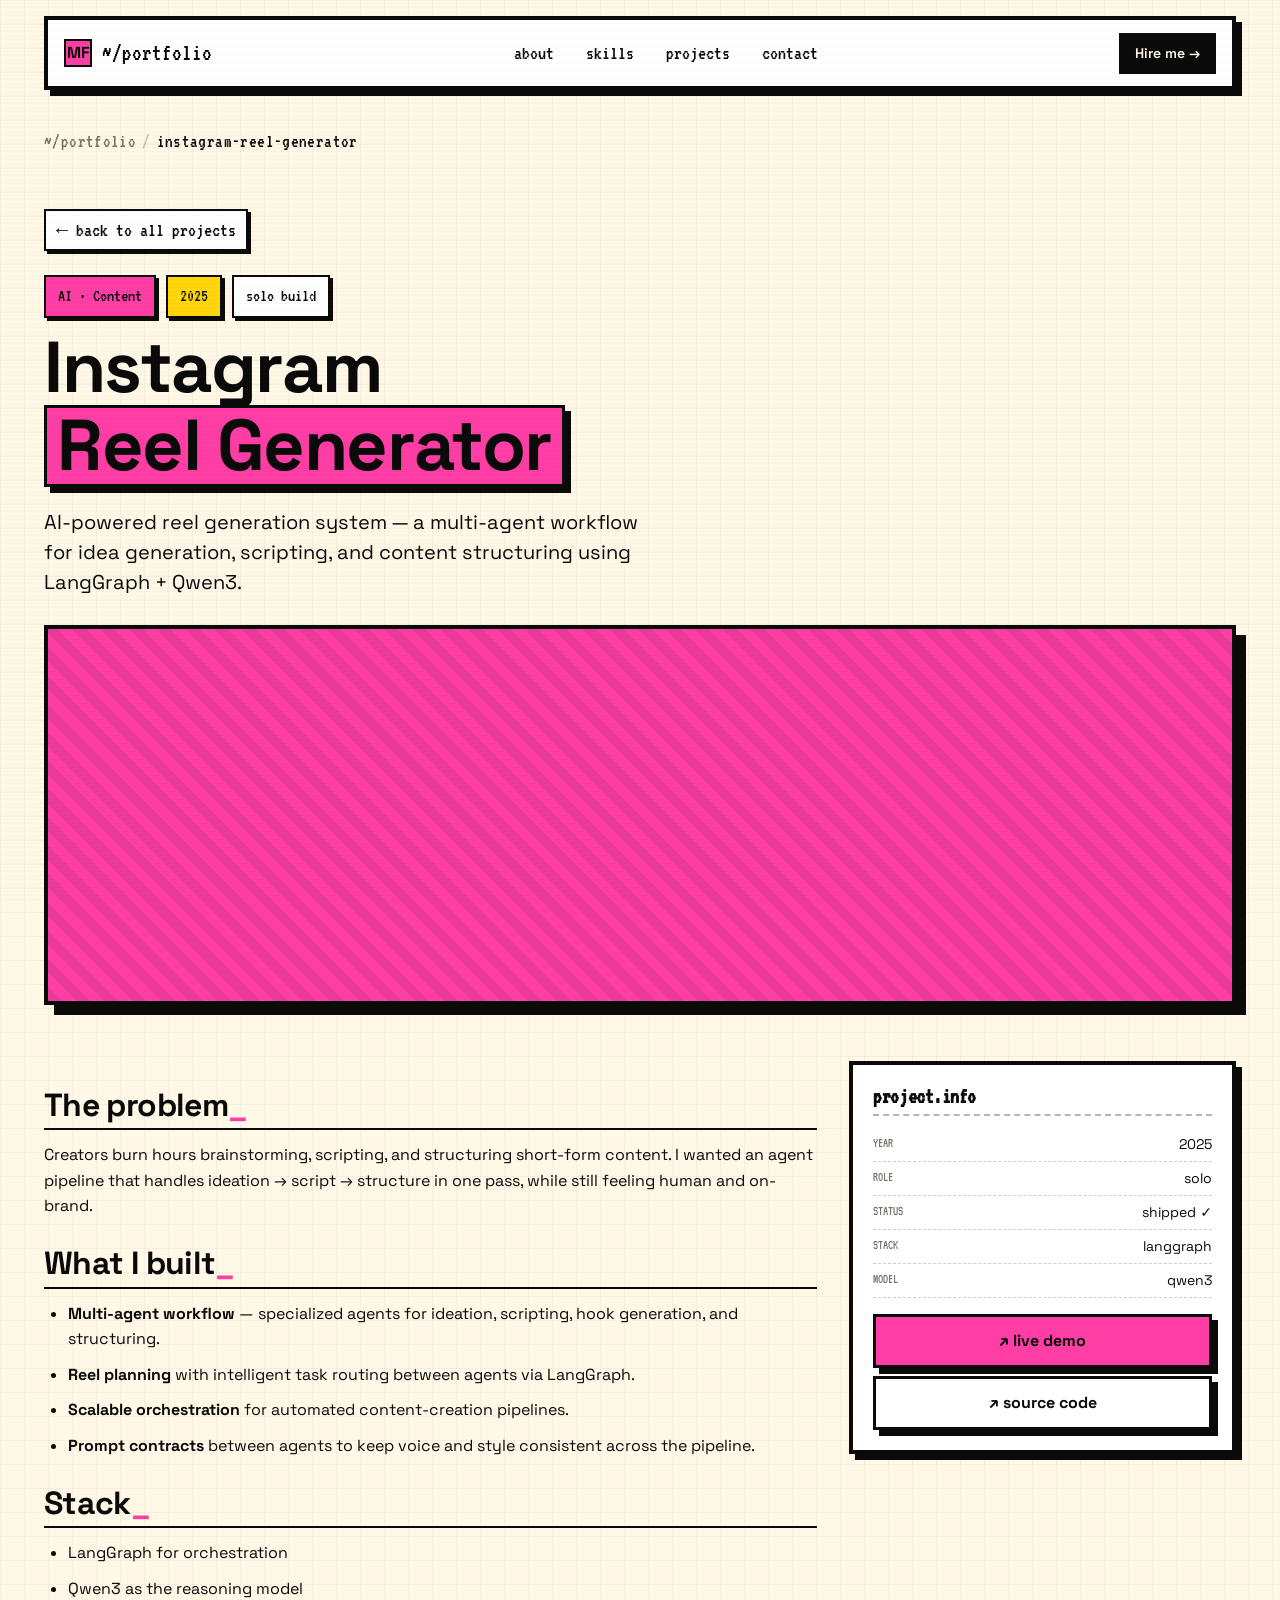
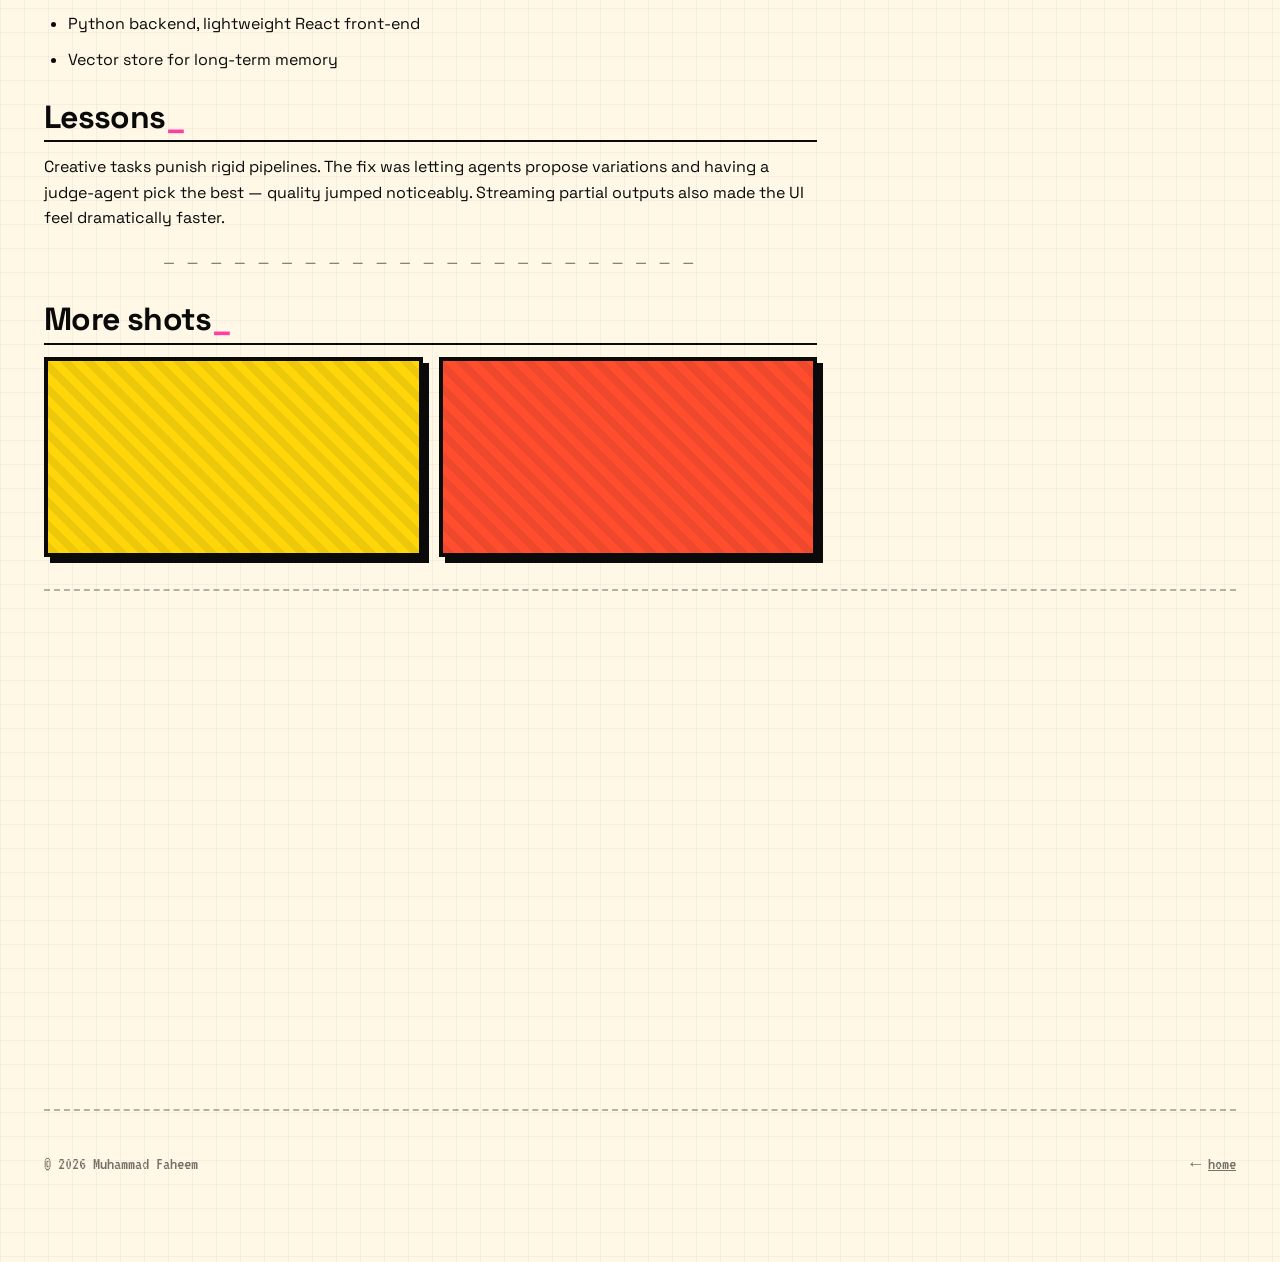
<file: project/instagram-reel-generator/index.html>
<!doctype html>
<html lang="en">
<head>
<meta charset="utf-8" />
<title>Instagram Reel Generator — Portfolio</title>
<meta name="viewport" content="width=device-width, initial-scale=1" />
<link rel="preconnect" href="https://fonts.googleapis.com">
<link rel="preconnect" href="https://fonts.gstatic.com" crossorigin>
<link href="https://fonts.googleapis.com/css2?family=Space+Grotesk:wght@400;500;600;700&family=VT323&family=Kalam:wght@400;700&display=swap" rel="stylesheet">
<link rel="stylesheet" href="../styles.css">
</head>
<body>

<nav class="topbar">
  <div class="topbar-inner">
    <a href="../index.html" class="topbar-logo" style="text-decoration:none">
      <span class="logo-badge">MF</span>
      <span>~/portfolio</span>
    </a>
    <div class="nav-links">
      <a href="../index.html#about">about</a>
      <a href="../index.html#skills">skills</a>
      <a href="../index.html#projects">projects</a>
      <a href="../index.html#contact">contact</a>
    </div>
    <a href="../index.html#contact" class="nav-cta">Hire me →</a>
    <button class="nav-toggle" id="nav-toggle" aria-label="Toggle navigation">☰</button>
  </div>
</nav>

<main class="shell">

<div class="url-bar">
  <a href="../index.html">~/portfolio</a>
  <span class="url-sep">/</span>
  <span class="url-active">instagram-reel-generator</span>
</div>

  <section class="proj-hero">
    <a href="../index.html#projects" class="back-link">← back to all projects</a>

    <div style="display:flex;gap:10px;flex-wrap:wrap;margin-bottom:12px">
      <span class="chip pink">AI · Content</span>
      <span class="chip yellow">2025</span>
      <span class="chip">solo build</span>
    </div>

    <h1 style="font-size:clamp(40px,6vw,72px)">
      Instagram<br/>
      <span style="background:var(--accent-1);padding:0 10px;border:3px solid var(--ink);box-shadow:6px 6px 0 var(--ink);display:inline-block">Reel Generator</span>
    </h1>

    <p class="hero-sub" style="margin-top:20px">
      AI-powered reel generation system — a multi-agent workflow for idea generation, scripting, and content structuring using LangGraph + Qwen3.
    </p>

    <div class="proj-hero-visual"></div>
  </section>

  <section class="proj-detail">
    <article class="proj-content">
      <h3>The problem<span style="color:var(--accent-1)">_</span></h3>
      <p>Creators burn hours brainstorming, scripting, and structuring short-form content. I wanted an agent pipeline that handles ideation → script → structure in one pass, while still feeling human and on-brand.</p>

      <h3>What I built<span style="color:var(--accent-1)">_</span></h3>
      <ul>
        <li><strong>Multi-agent workflow</strong> — specialized agents for ideation, scripting, hook generation, and structuring.</li>
        <li><strong>Reel planning</strong> with intelligent task routing between agents via LangGraph.</li>
        <li><strong>Scalable orchestration</strong> for automated content-creation pipelines.</li>
        <li><strong>Prompt contracts</strong> between agents to keep voice and style consistent across the pipeline.</li>
      </ul>

      <h3>Stack<span style="color:var(--accent-1)">_</span></h3>
      <ul>
        <li>LangGraph for orchestration</li>
        <li>Qwen3 as the reasoning model</li>
        <li>Python backend, lightweight React front-end</li>
        <li>Vector store for long-term memory</li>
      </ul>

      <h3>Lessons<span style="color:var(--accent-1)">_</span></h3>
      <p>Creative tasks punish rigid pipelines. The fix was letting agents propose variations and having a judge-agent pick the best — quality jumped noticeably. Streaming partial outputs also made the UI feel dramatically faster.</p>

      <div class="ascii-div">─ ─ ─ ─ ─ ─ ─ ─ ─ ─ ─ ─ ─ ─ ─ ─ ─ ─ ─ ─ ─ ─ ─</div>

      <h3>More shots<span style="color:var(--accent-1)">_</span></h3>
      <div style="display:grid;grid-template-columns:1fr 1fr;gap:16px">
        <div style="height:200px;border:var(--border-thick);box-shadow:var(--shadow);background:repeating-linear-gradient(45deg,rgba(10,10,10,0.07) 0 8px, transparent 8px 16px),var(--accent-2)"></div>
        <div style="height:200px;border:var(--border-thick);box-shadow:var(--shadow);background:repeating-linear-gradient(45deg,rgba(10,10,10,0.07) 0 8px, transparent 8px 16px),var(--accent-3)"></div>
      </div>
    </article>

    <aside class="proj-meta-card">
      <h4>project.info</h4>
      <div class="proj-meta-row"><span>year</span><span>2025</span></div>
      <div class="proj-meta-row"><span>role</span><span>solo</span></div>
      <div class="proj-meta-row"><span>status</span><span>shipped ✓</span></div>
      <div class="proj-meta-row"><span>stack</span><span>langgraph</span></div>
      <div class="proj-meta-row"><span>model</span><span>qwen3</span></div>

      <div style="margin-top:16px;display:flex;flex-direction:column;gap:8px">
        <a href="#" class="btn primary" style="justify-content:center">↗ live demo</a>
        <a href="#" class="btn ghost" style="justify-content:center">↗ source code</a>
      </div>
    </aside>
  </section>

  <section class="section">
    <div class="contact-card reveal">
      <h2>Next project →</h2>
      <p>Check out the Personal AI Agent — task planning &amp; automation with memory.</p>
      <div class="contact-links">
        <a href="../personal-ai-agent/" class="btn yellow">Personal AI Agent →</a>
        <a href="../index.html#projects" class="btn ghost">All projects</a>
      </div>
    </div>
  </section>

  <footer>
    <span>© 2026 Muhammad Faheem</span>
    <span>← <a href="../index.html" style="text-decoration:underline">home</a></span>
  </footer>
</main>

<script>
const PALETTES = {
  poppy:    { bg: '#fff8e7', ink: '#0a0a0a', a1: '#ff3ea5', a2: '#ffd60a', a3: '#ff4d2e' },
  cyber:    { bg: '#eaffea', ink: '#0a0a0a', a1: '#00ff9d', a2: '#ff00e5', a3: '#00d0ff' },
  sunset:   { bg: '#fff2e0', ink: '#1a0e07', a1: '#ff6b35', a2: '#ffc857', a3: '#e63946' },
  cream:    { bg: '#fdf6e3', ink: '#2b1d0e', a1: '#d33682', a2: '#b58900', a3: '#cb4b16' },
  arcade:   { bg: '#1a0b2e', ink: '#fff', a1: '#ff2079', a2: '#ffea00', a3: '#00e1ff' },
  lime:     { bg: '#f4fdd0', ink: '#0a0a0a', a1: '#ff3366', a2: '#c6ff00', a3: '#7c3aff' },
};
document.getElementById('nav-toggle')?.addEventListener('click',()=>{
  document.querySelector('.nav-links')?.classList.toggle('open');
});
try {
  const stored = localStorage.getItem('portfolio-palette');
  if (stored && PALETTES[stored]) {
    const p = PALETTES[stored], r = document.documentElement.style;
    r.setProperty('--bg', p.bg); r.setProperty('--ink', p.ink);
    r.setProperty('--accent-1', p.a1); r.setProperty('--accent-2', p.a2); r.setProperty('--accent-3', p.a3);
  }
} catch {}
</script>

</body>
</html>
</file>
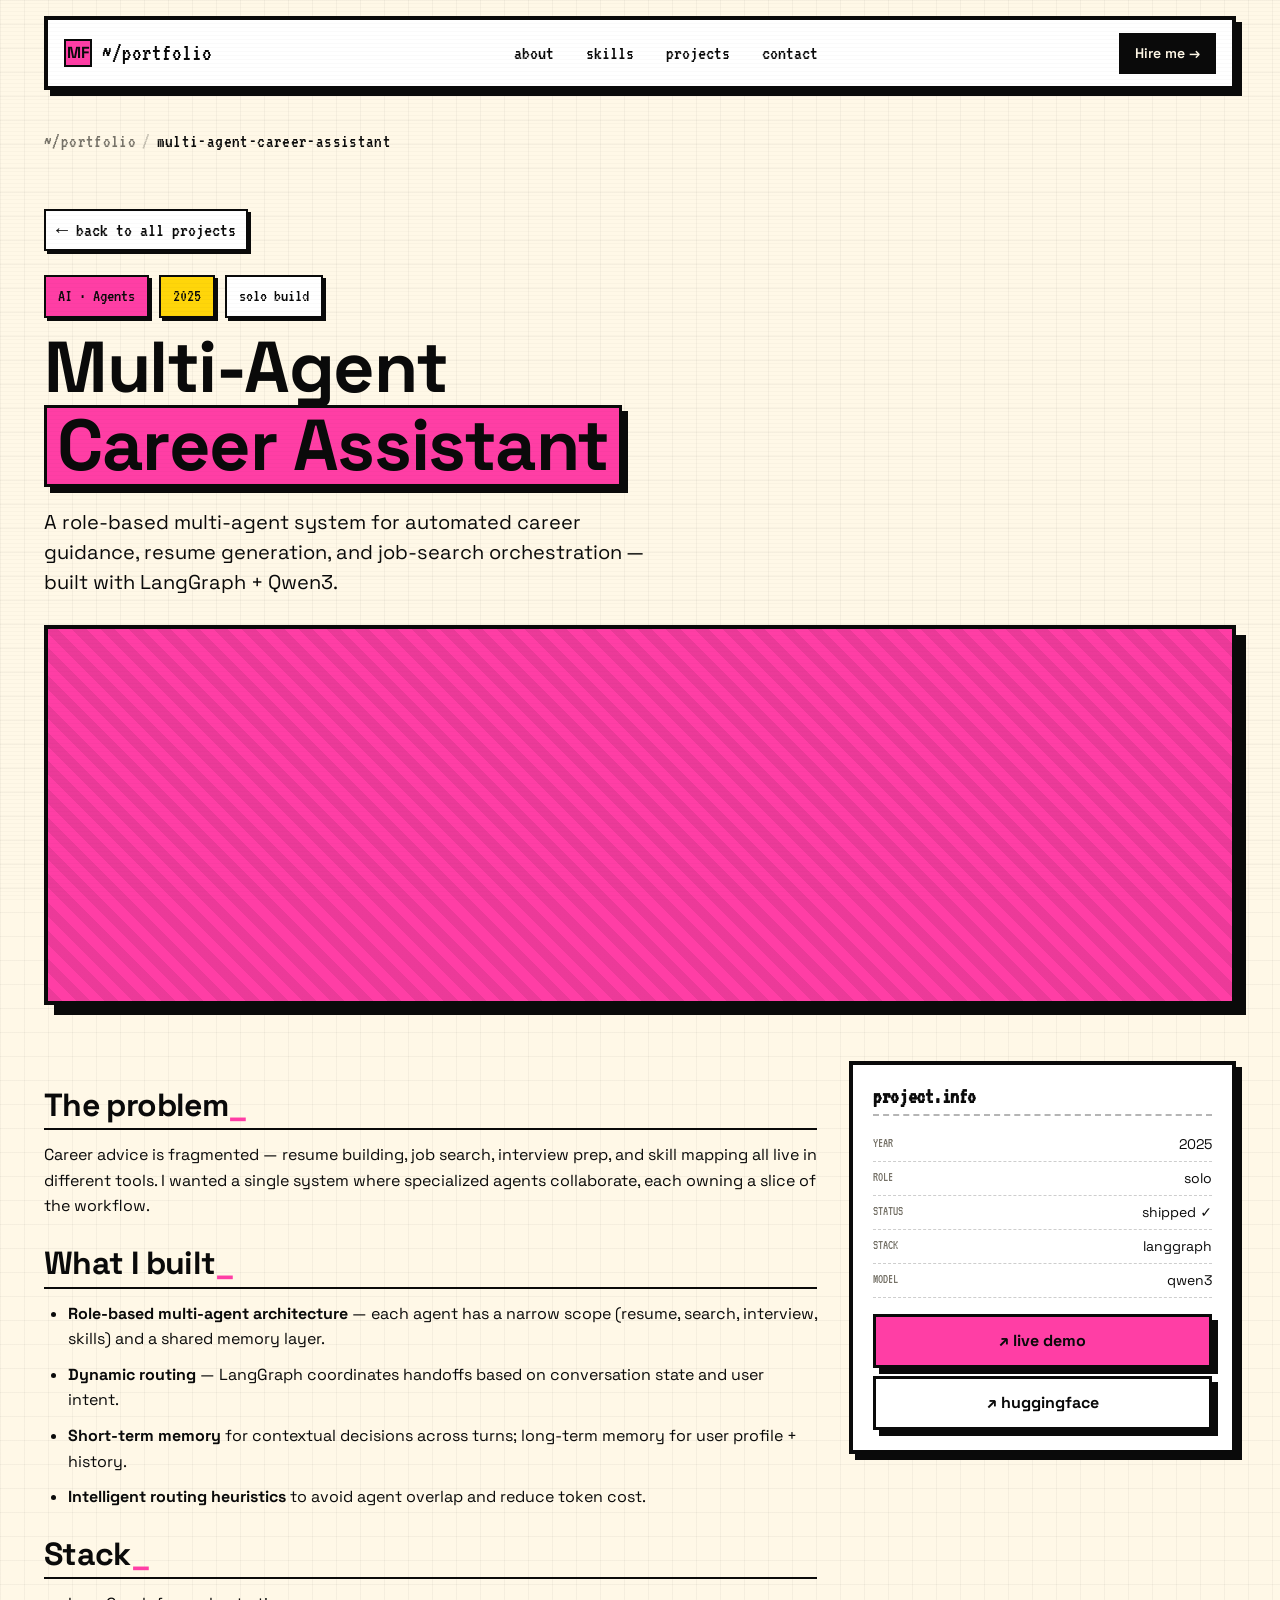
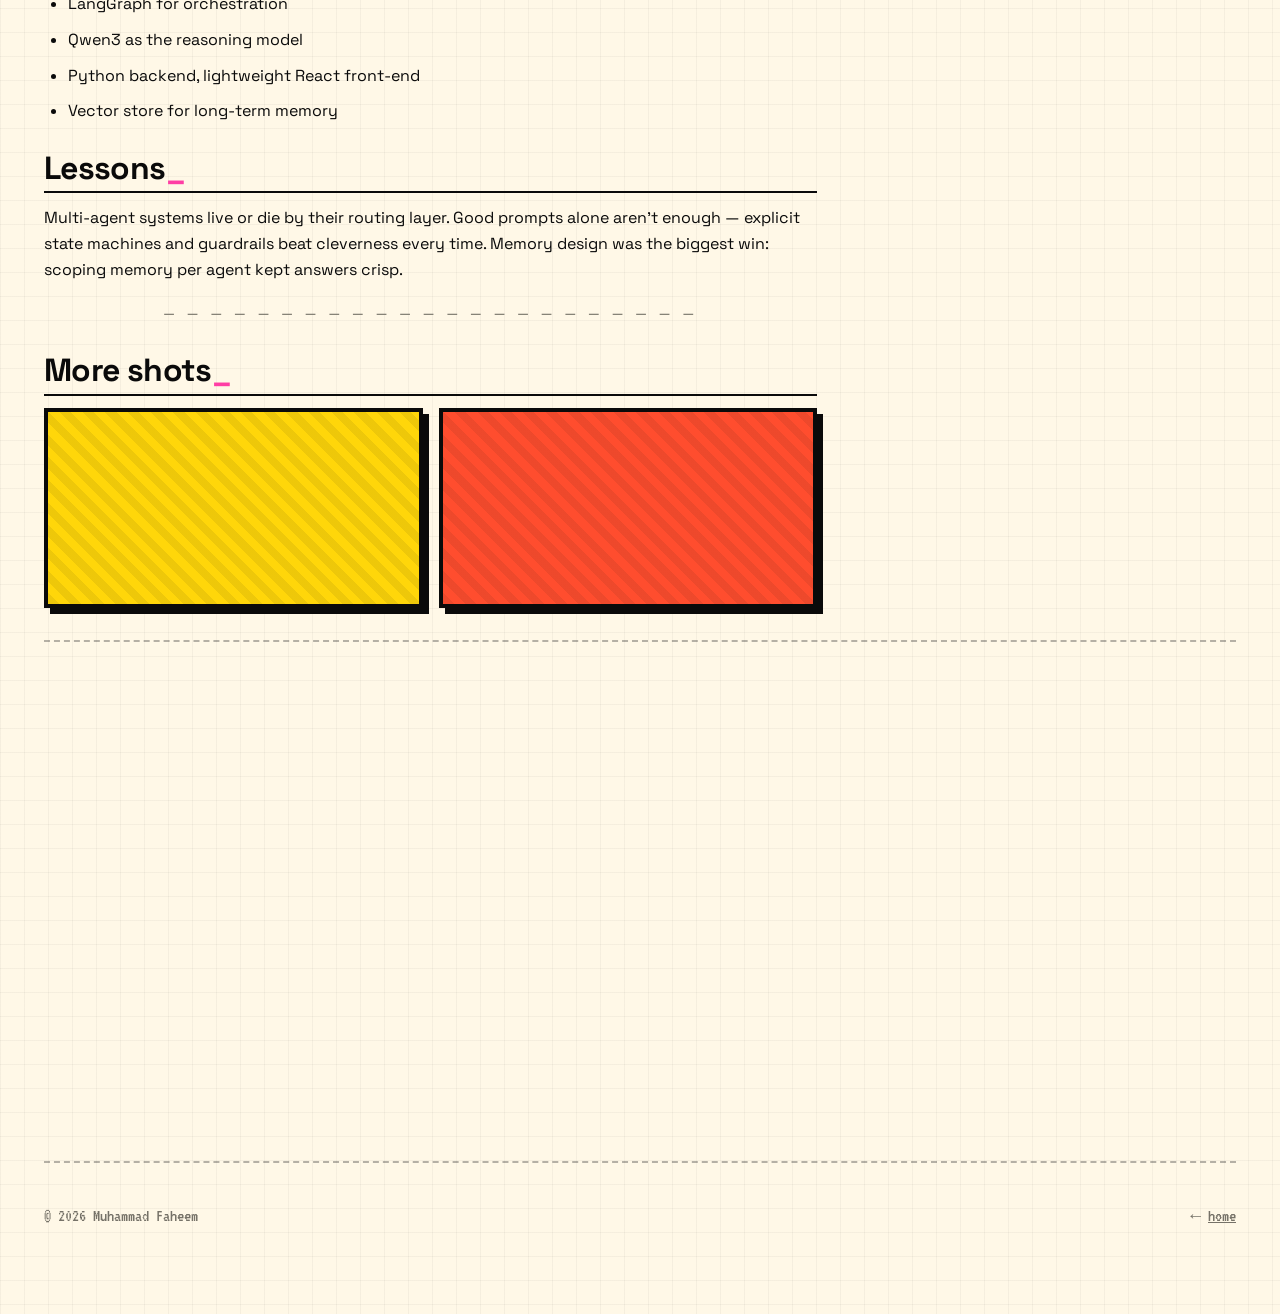
<file: project/multi-agent-career-assistant/index.html>
<!doctype html>
<html lang="en">
<head>
<meta charset="utf-8" />
<title>Multi-Agent Career Assistant — Portfolio</title>
<meta name="viewport" content="width=device-width, initial-scale=1" />
<link rel="preconnect" href="https://fonts.googleapis.com">
<link rel="preconnect" href="https://fonts.gstatic.com" crossorigin>
<link href="https://fonts.googleapis.com/css2?family=Space+Grotesk:wght@400;500;600;700&family=VT323&family=Kalam:wght@400;700&display=swap" rel="stylesheet">
<link rel="stylesheet" href="../styles.css">
</head>
<body>

<nav class="topbar">
  <div class="topbar-inner">
    <a href="../index.html" class="topbar-logo" style="text-decoration:none">
      <span class="logo-badge">MF</span>
      <span>~/portfolio</span>
    </a>
    <div class="nav-links">
      <a href="../index.html#about">about</a>
      <a href="../index.html#skills">skills</a>
      <a href="../index.html#projects">projects</a>
      <a href="../index.html#contact">contact</a>
    </div>
    <a href="../index.html#contact" class="nav-cta">Hire me →</a>
    <button class="nav-toggle" id="nav-toggle" aria-label="Toggle navigation">☰</button>
  </div>
</nav>

<main class="shell">

<div class="url-bar">
  <a href="../index.html">~/portfolio</a>
  <span class="url-sep">/</span>
  <span class="url-active">multi-agent-career-assistant</span>
</div>

  <section class="proj-hero">
    <a href="../index.html#projects" class="back-link">← back to all projects</a>

    <div style="display:flex;gap:10px;flex-wrap:wrap;margin-bottom:12px">
      <span class="chip pink">AI · Agents</span>
      <span class="chip yellow">2025</span>
      <span class="chip">solo build</span>
    </div>

    <h1 style="font-size:clamp(40px,6vw,72px)">
      Multi-Agent<br/>
      <span style="background:var(--accent-1);padding:0 10px;border:3px solid var(--ink);box-shadow:6px 6px 0 var(--ink);display:inline-block">Career Assistant</span>
    </h1>

    <p class="hero-sub" style="margin-top:20px">
      A role-based multi-agent system for automated career guidance, resume generation, and job-search orchestration — built with LangGraph + Qwen3.
    </p>

    <div class="proj-hero-visual"></div>
  </section>

  <section class="proj-detail">
    <article class="proj-content">
      <h3>The problem<span style="color:var(--accent-1)">_</span></h3>
      <p>Career advice is fragmented — resume building, job search, interview prep, and skill mapping all live in different tools. I wanted a single system where specialized agents collaborate, each owning a slice of the workflow.</p>

      <h3>What I built<span style="color:var(--accent-1)">_</span></h3>
      <ul>
        <li><strong>Role-based multi-agent architecture</strong> — each agent has a narrow scope (resume, search, interview, skills) and a shared memory layer.</li>
        <li><strong>Dynamic routing</strong> — LangGraph coordinates handoffs based on conversation state and user intent.</li>
        <li><strong>Short-term memory</strong> for contextual decisions across turns; long-term memory for user profile + history.</li>
        <li><strong>Intelligent routing heuristics</strong> to avoid agent overlap and reduce token cost.</li>
      </ul>

      <h3>Stack<span style="color:var(--accent-1)">_</span></h3>
      <ul>
        <li>LangGraph for orchestration</li>
        <li>Qwen3 as the reasoning model</li>
        <li>Python backend, lightweight React front-end</li>
        <li>Vector store for long-term memory</li>
      </ul>

      <h3>Lessons<span style="color:var(--accent-1)">_</span></h3>
      <p>Multi-agent systems live or die by their routing layer. Good prompts alone aren’t enough — explicit state machines and guardrails beat cleverness every time. Memory design was the biggest win: scoping memory per agent kept answers crisp.</p>

      <div class="ascii-div">─ ─ ─ ─ ─ ─ ─ ─ ─ ─ ─ ─ ─ ─ ─ ─ ─ ─ ─ ─ ─ ─ ─</div>

      <h3>More shots<span style="color:var(--accent-1)">_</span></h3>
      <div style="display:grid;grid-template-columns:1fr 1fr;gap:16px">
        <div style="height:200px;border:var(--border-thick);box-shadow:var(--shadow);background:repeating-linear-gradient(45deg,rgba(10,10,10,0.07) 0 8px, transparent 8px 16px),var(--accent-2)"></div>
        <div style="height:200px;border:var(--border-thick);box-shadow:var(--shadow);background:repeating-linear-gradient(45deg,rgba(10,10,10,0.07) 0 8px, transparent 8px 16px),var(--accent-3)"></div>
      </div>
    </article>

    <aside class="proj-meta-card">
      <h4>project.info</h4>
      <div class="proj-meta-row"><span>year</span><span>2025</span></div>
      <div class="proj-meta-row"><span>role</span><span>solo</span></div>
      <div class="proj-meta-row"><span>status</span><span>shipped ✓</span></div>
      <div class="proj-meta-row"><span>stack</span><span>langgraph</span></div>
      <div class="proj-meta-row"><span>model</span><span>qwen3</span></div>

      <div style="margin-top:16px;display:flex;flex-direction:column;gap:8px">
        <a href="https://huggingface.co/spaces/mdfaheem2306/ResumeBuilder_JobScraper_Agent" target="_blank" rel="noopener" class="btn primary" style="justify-content:center">↗ live demo</a>
        <a href="https://huggingface.co/mdfaheem2306/ResumeBuilder_JobScraper_Agent" target="_blank" rel="noopener" class="btn ghost" style="justify-content:center">↗ huggingface</a>
      </div>
    </aside>
  </section>

  <section class="section">
    <div class="contact-card reveal">
      <h2>Next project →</h2>
      <p>Check out the Instagram Reel Generator — multi-agent content pipeline.</p>
      <div class="contact-links">
        <a href="../instagram-reel-generator/" class="btn yellow">Reel Generator →</a>
        <a href="../index.html#projects" class="btn ghost">All projects</a>
      </div>
    </div>
  </section>

  <footer>
    <span>© 2026 Muhammad Faheem</span>
    <span>← <a href="../index.html" style="text-decoration:underline">home</a></span>
  </footer>
</main>

<script>
const PALETTES = {
  poppy:    { bg: '#fff8e7', ink: '#0a0a0a', a1: '#ff3ea5', a2: '#ffd60a', a3: '#ff4d2e' },
  cyber:    { bg: '#eaffea', ink: '#0a0a0a', a1: '#00ff9d', a2: '#ff00e5', a3: '#00d0ff' },
  sunset:   { bg: '#fff2e0', ink: '#1a0e07', a1: '#ff6b35', a2: '#ffc857', a3: '#e63946' },
  cream:    { bg: '#fdf6e3', ink: '#2b1d0e', a1: '#d33682', a2: '#b58900', a3: '#cb4b16' },
  arcade:   { bg: '#1a0b2e', ink: '#fff', a1: '#ff2079', a2: '#ffea00', a3: '#00e1ff' },
  lime:     { bg: '#f4fdd0', ink: '#0a0a0a', a1: '#ff3366', a2: '#c6ff00', a3: '#7c3aff' },
};
document.getElementById('nav-toggle')?.addEventListener('click',()=>{
  document.querySelector('.nav-links')?.classList.toggle('open');
});
try {
  const stored = localStorage.getItem('portfolio-palette');
  if (stored && PALETTES[stored]) {
    const p = PALETTES[stored], r = document.documentElement.style;
    r.setProperty('--bg', p.bg); r.setProperty('--ink', p.ink);
    r.setProperty('--accent-1', p.a1); r.setProperty('--accent-2', p.a2); r.setProperty('--accent-3', p.a3);
  }
} catch {}
</script>

</body>
</html>
</file>
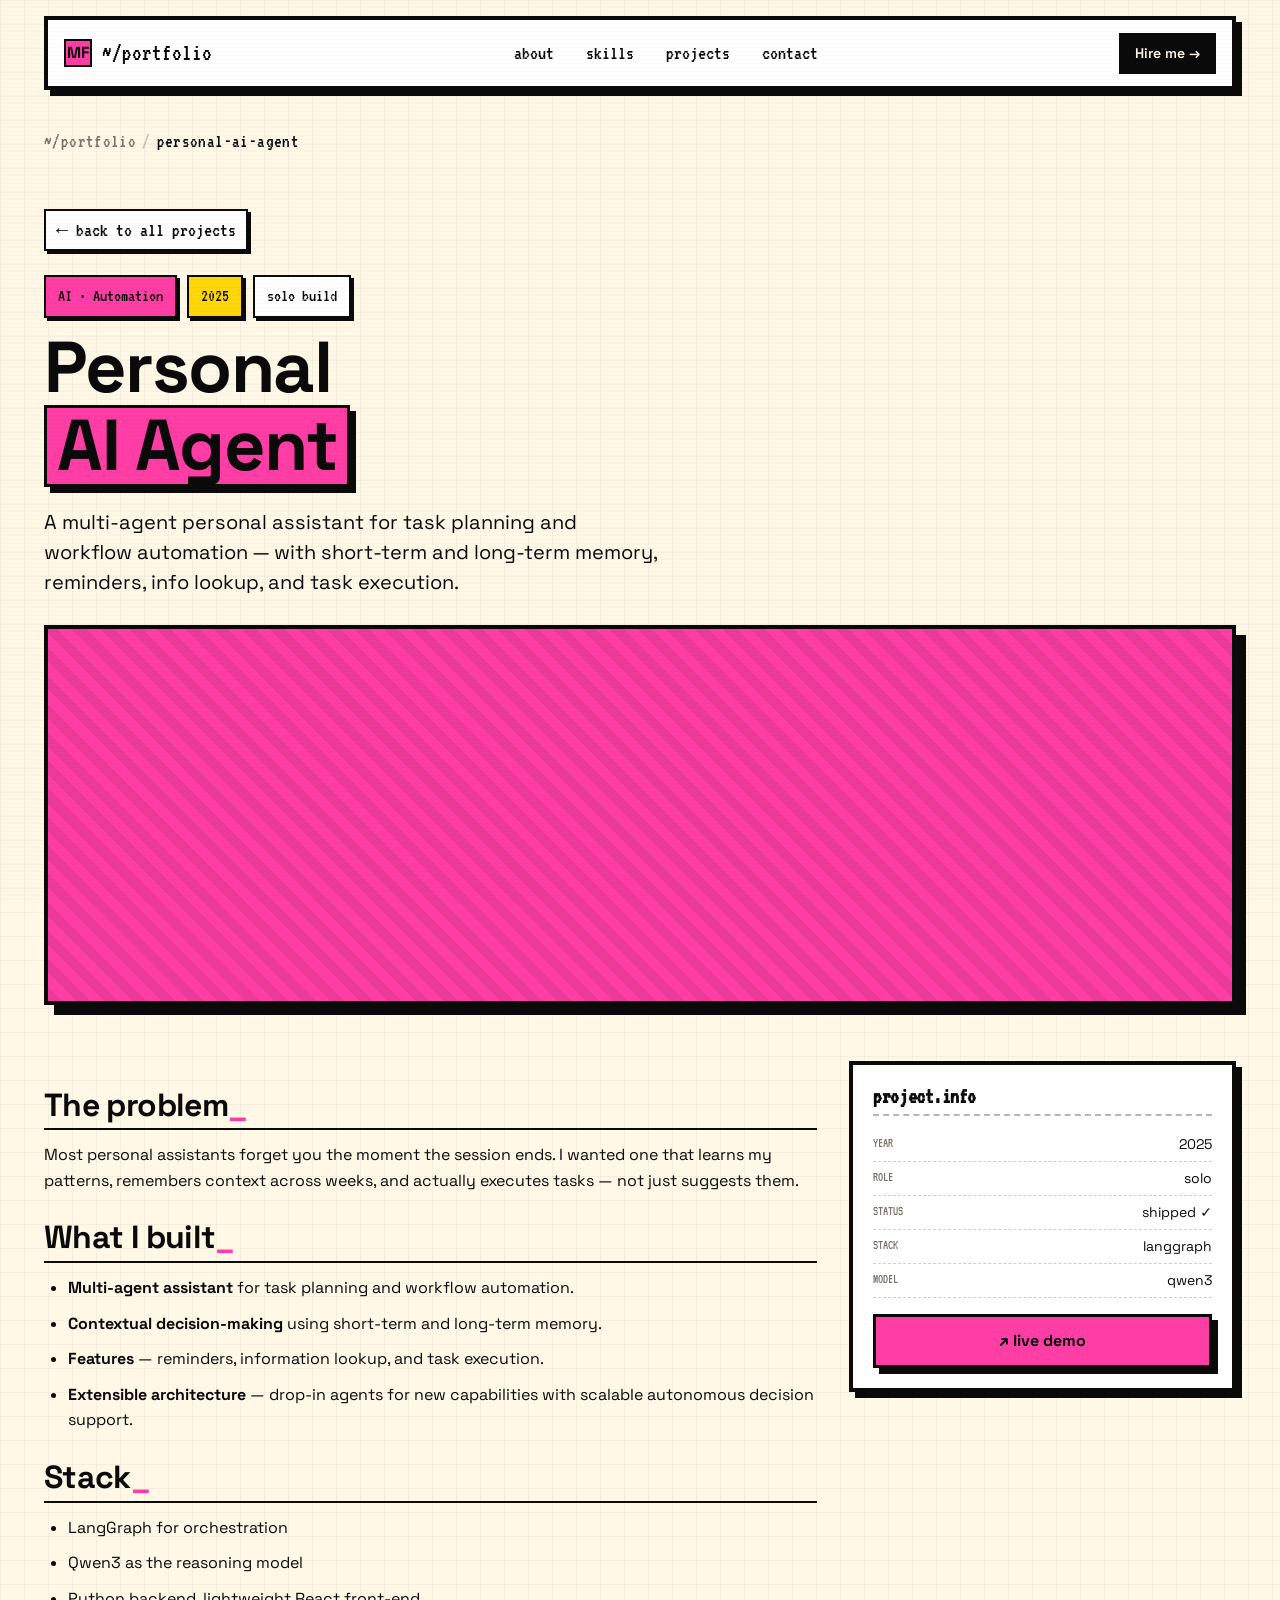
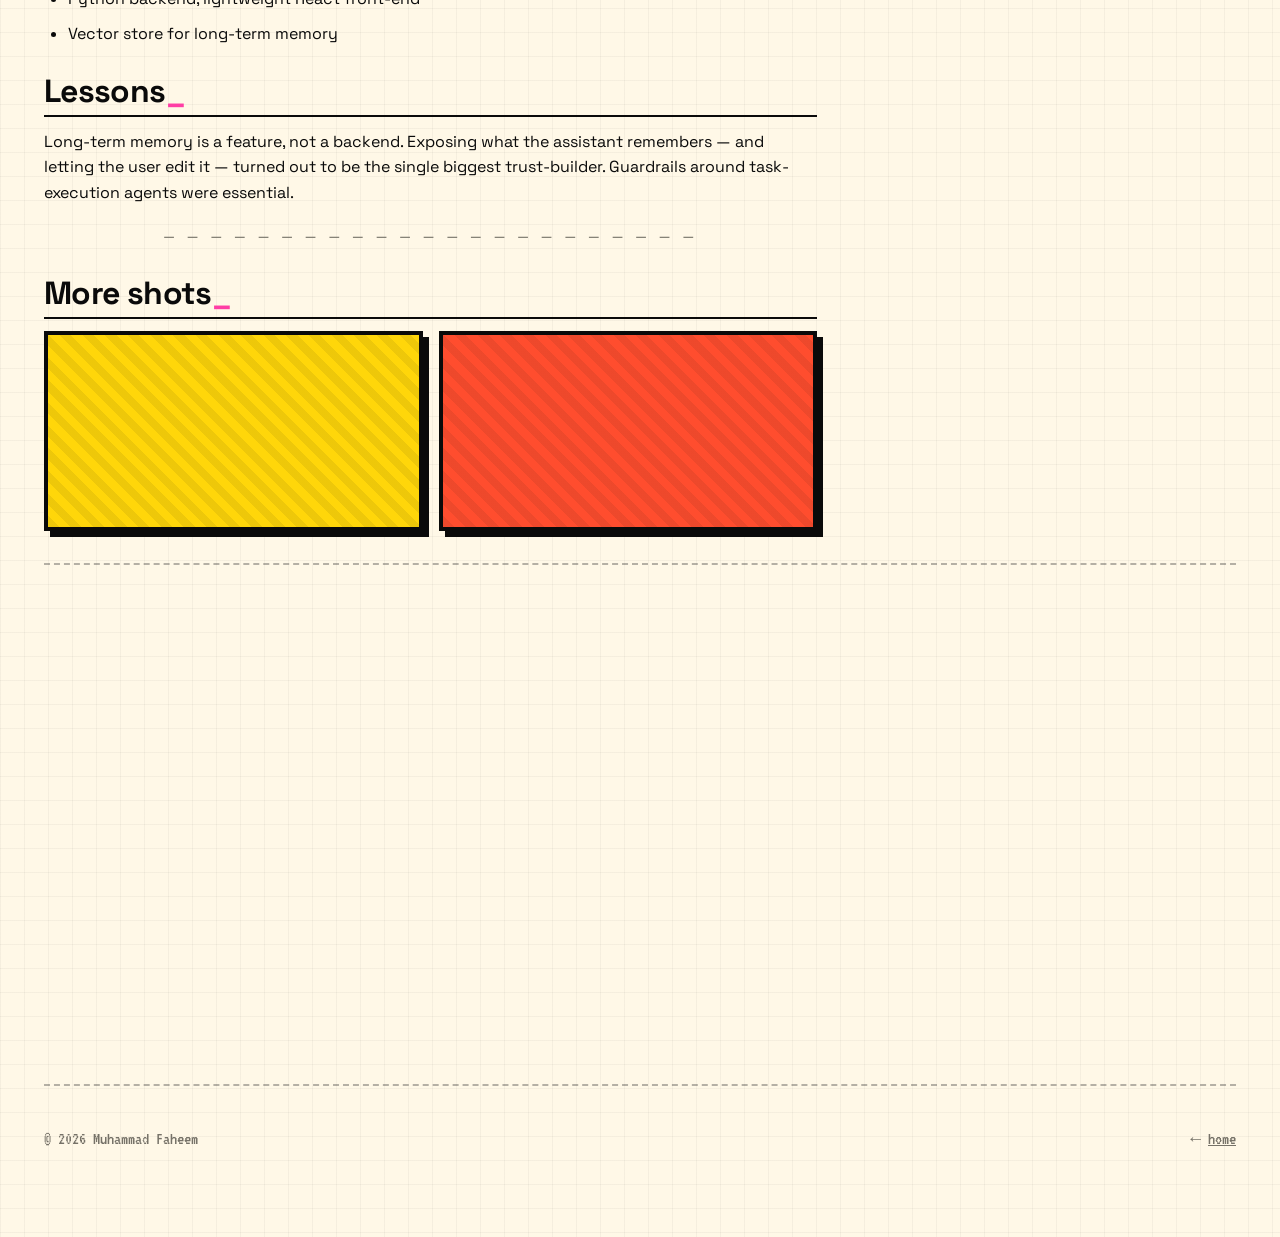
<file: project/personal-ai-agent/index.html>
<!doctype html>
<html lang="en">
<head>
<meta charset="utf-8" />
<title>Personal AI Agent — Portfolio</title>
<meta name="viewport" content="width=device-width, initial-scale=1" />
<link rel="preconnect" href="https://fonts.googleapis.com">
<link rel="preconnect" href="https://fonts.gstatic.com" crossorigin>
<link href="https://fonts.googleapis.com/css2?family=Space+Grotesk:wght@400;500;600;700&family=VT323&family=Kalam:wght@400;700&display=swap" rel="stylesheet">
<link rel="stylesheet" href="../styles.css">
</head>
<body>

<nav class="topbar">
  <div class="topbar-inner">
    <a href="../index.html" class="topbar-logo" style="text-decoration:none">
      <span class="logo-badge">MF</span>
      <span>~/portfolio</span>
    </a>
    <div class="nav-links">
      <a href="../index.html#about">about</a>
      <a href="../index.html#skills">skills</a>
      <a href="../index.html#projects">projects</a>
      <a href="../index.html#contact">contact</a>
    </div>
    <a href="../index.html#contact" class="nav-cta">Hire me →</a>
    <button class="nav-toggle" id="nav-toggle" aria-label="Toggle navigation">☰</button>
  </div>
</nav>

<main class="shell">

<div class="url-bar">
  <a href="../index.html">~/portfolio</a>
  <span class="url-sep">/</span>
  <span class="url-active">personal-ai-agent</span>
</div>

  <section class="proj-hero">
    <a href="../index.html#projects" class="back-link">← back to all projects</a>

    <div style="display:flex;gap:10px;flex-wrap:wrap;margin-bottom:12px">
      <span class="chip pink">AI · Automation</span>
      <span class="chip yellow">2025</span>
      <span class="chip">solo build</span>
    </div>

    <h1 style="font-size:clamp(40px,6vw,72px)">
      Personal<br/>
      <span style="background:var(--accent-1);padding:0 10px;border:3px solid var(--ink);box-shadow:6px 6px 0 var(--ink);display:inline-block">AI Agent</span>
    </h1>

    <p class="hero-sub" style="margin-top:20px">
      A multi-agent personal assistant for task planning and workflow automation — with short-term and long-term memory, reminders, info lookup, and task execution.
    </p>

    <div class="proj-hero-visual"></div>
  </section>

  <section class="proj-detail">
    <article class="proj-content">
      <h3>The problem<span style="color:var(--accent-1)">_</span></h3>
      <p>Most personal assistants forget you the moment the session ends. I wanted one that learns my patterns, remembers context across weeks, and actually executes tasks — not just suggests them.</p>

      <h3>What I built<span style="color:var(--accent-1)">_</span></h3>
      <ul>
        <li><strong>Multi-agent assistant</strong> for task planning and workflow automation.</li>
        <li><strong>Contextual decision-making</strong> using short-term and long-term memory.</li>
        <li><strong>Features</strong> — reminders, information lookup, and task execution.</li>
        <li><strong>Extensible architecture</strong> — drop-in agents for new capabilities with scalable autonomous decision support.</li>
      </ul>

      <h3>Stack<span style="color:var(--accent-1)">_</span></h3>
      <ul>
        <li>LangGraph for orchestration</li>
        <li>Qwen3 as the reasoning model</li>
        <li>Python backend, lightweight React front-end</li>
        <li>Vector store for long-term memory</li>
      </ul>

      <h3>Lessons<span style="color:var(--accent-1)">_</span></h3>
      <p>Long-term memory is a feature, not a backend. Exposing what the assistant remembers — and letting the user edit it — turned out to be the single biggest trust-builder. Guardrails around task-execution agents were essential.</p>

      <div class="ascii-div">─ ─ ─ ─ ─ ─ ─ ─ ─ ─ ─ ─ ─ ─ ─ ─ ─ ─ ─ ─ ─ ─ ─</div>

      <h3>More shots<span style="color:var(--accent-1)">_</span></h3>
      <div style="display:grid;grid-template-columns:1fr 1fr;gap:16px">
        <div style="height:200px;border:var(--border-thick);box-shadow:var(--shadow);background:repeating-linear-gradient(45deg,rgba(10,10,10,0.07) 0 8px, transparent 8px 16px),var(--accent-2)"></div>
        <div style="height:200px;border:var(--border-thick);box-shadow:var(--shadow);background:repeating-linear-gradient(45deg,rgba(10,10,10,0.07) 0 8px, transparent 8px 16px),var(--accent-3)"></div>
      </div>
    </article>

    <aside class="proj-meta-card">
      <h4>project.info</h4>
      <div class="proj-meta-row"><span>year</span><span>2025</span></div>
      <div class="proj-meta-row"><span>role</span><span>solo</span></div>
      <div class="proj-meta-row"><span>status</span><span>shipped ✓</span></div>
      <div class="proj-meta-row"><span>stack</span><span>langgraph</span></div>
      <div class="proj-meta-row"><span>model</span><span>qwen3</span></div>

      <div style="margin-top:16px;display:flex;flex-direction:column;gap:8px">
        <a href="https://huggingface.co/spaces/mdfaheem2306/agent" target="_blank" rel="noopener" class="btn primary" style="justify-content:center">↗ live demo</a>
      </div>
    </aside>
  </section>

  <section class="section">
    <div class="contact-card reveal">
      <h2>Back to the index →</h2>
      <p>See the full project list, or get in touch if you want to collaborate.</p>
      <div class="contact-links">
        <a href="../index.html#projects" class="btn yellow">All projects →</a>
        <a href="../index.html#contact" class="btn ghost">Contact</a>
      </div>
    </div>
  </section>

  <footer>
    <span>© 2026 Muhammad Faheem</span>
    <span>← <a href="../index.html" style="text-decoration:underline">home</a></span>
  </footer>
</main>

<script>
const PALETTES = {
  poppy:    { bg: '#fff8e7', ink: '#0a0a0a', a1: '#ff3ea5', a2: '#ffd60a', a3: '#ff4d2e' },
  cyber:    { bg: '#eaffea', ink: '#0a0a0a', a1: '#00ff9d', a2: '#ff00e5', a3: '#00d0ff' },
  sunset:   { bg: '#fff2e0', ink: '#1a0e07', a1: '#ff6b35', a2: '#ffc857', a3: '#e63946' },
  cream:    { bg: '#fdf6e3', ink: '#2b1d0e', a1: '#d33682', a2: '#b58900', a3: '#cb4b16' },
  arcade:   { bg: '#1a0b2e', ink: '#fff', a1: '#ff2079', a2: '#ffea00', a3: '#00e1ff' },
  lime:     { bg: '#f4fdd0', ink: '#0a0a0a', a1: '#ff3366', a2: '#c6ff00', a3: '#7c3aff' },
};
document.getElementById('nav-toggle')?.addEventListener('click',()=>{
  document.querySelector('.nav-links')?.classList.toggle('open');
});
try {
  const stored = localStorage.getItem('portfolio-palette');
  if (stored && PALETTES[stored]) {
    const p = PALETTES[stored], r = document.documentElement.style;
    r.setProperty('--bg', p.bg); r.setProperty('--ink', p.ink);
    r.setProperty('--accent-1', p.a1); r.setProperty('--accent-2', p.a2); r.setProperty('--accent-3', p.a3);
  }
} catch {}
</script>

</body>
</html>
</file>
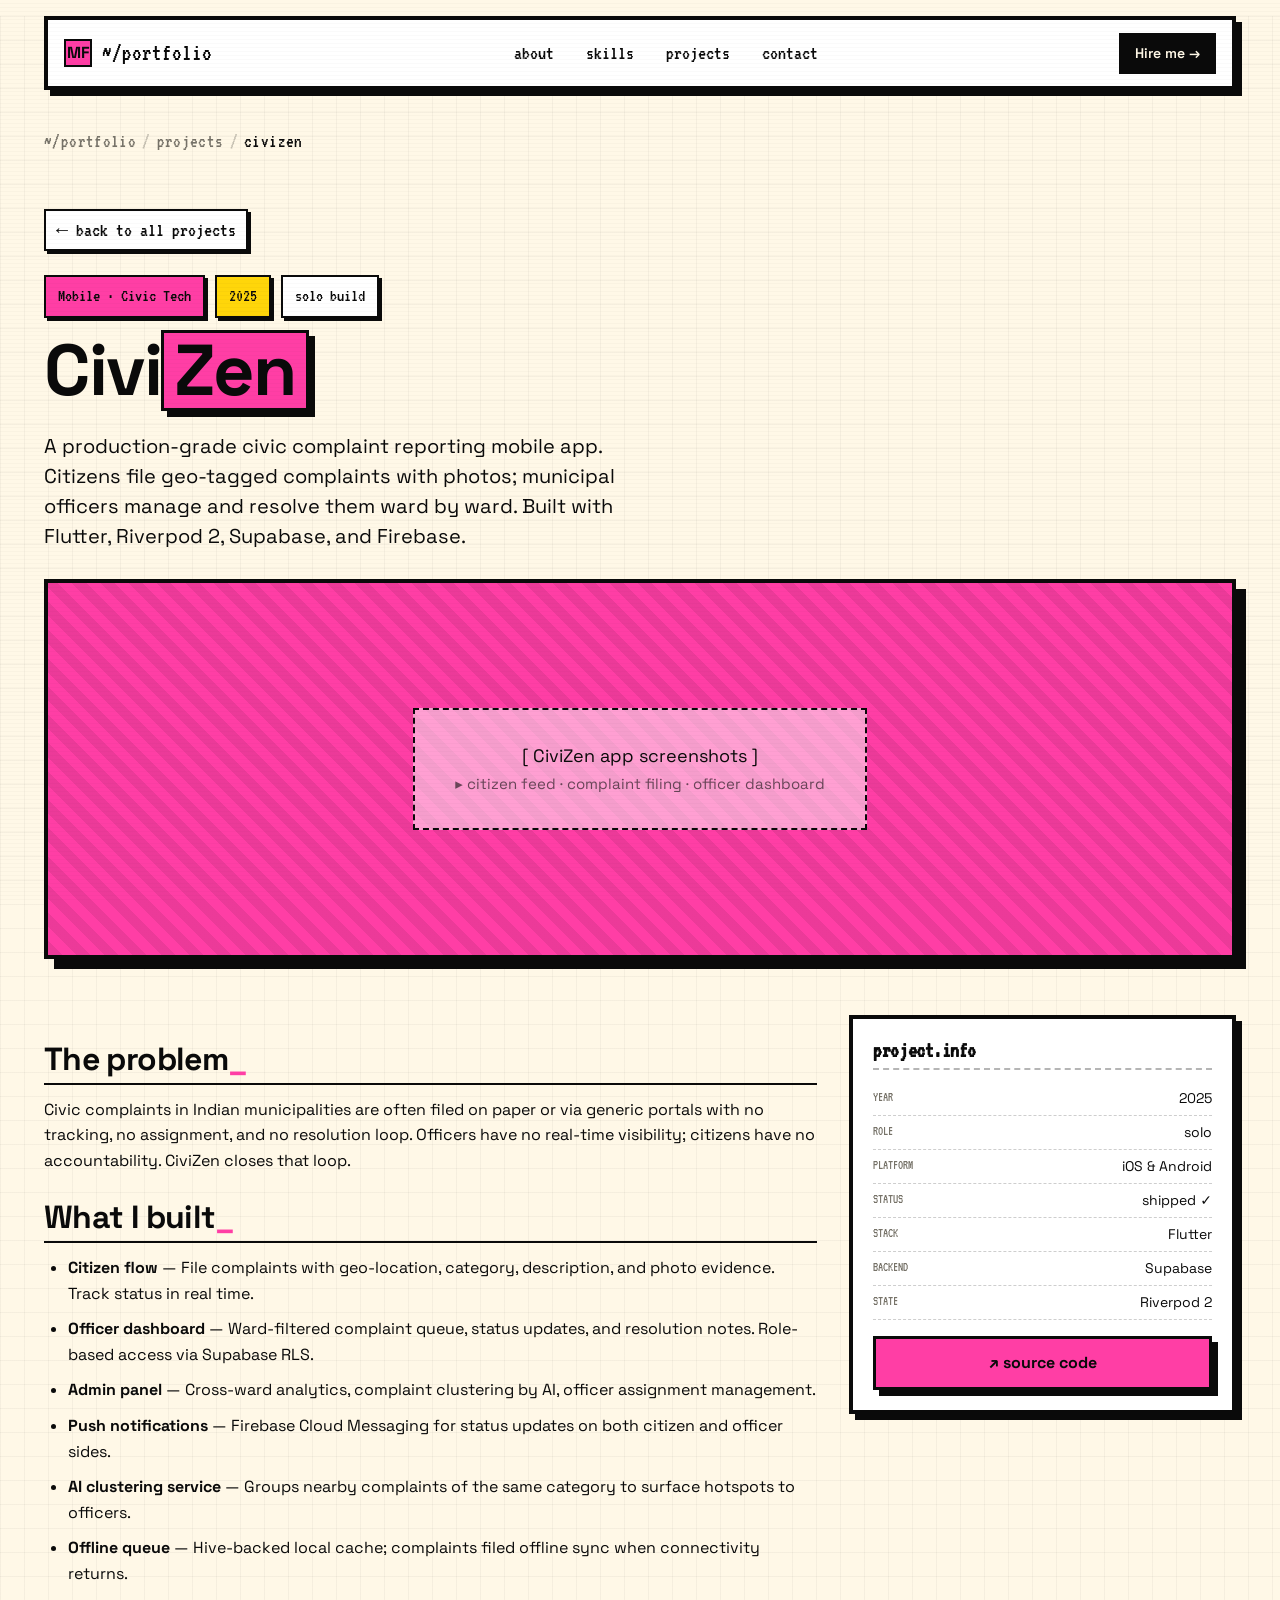
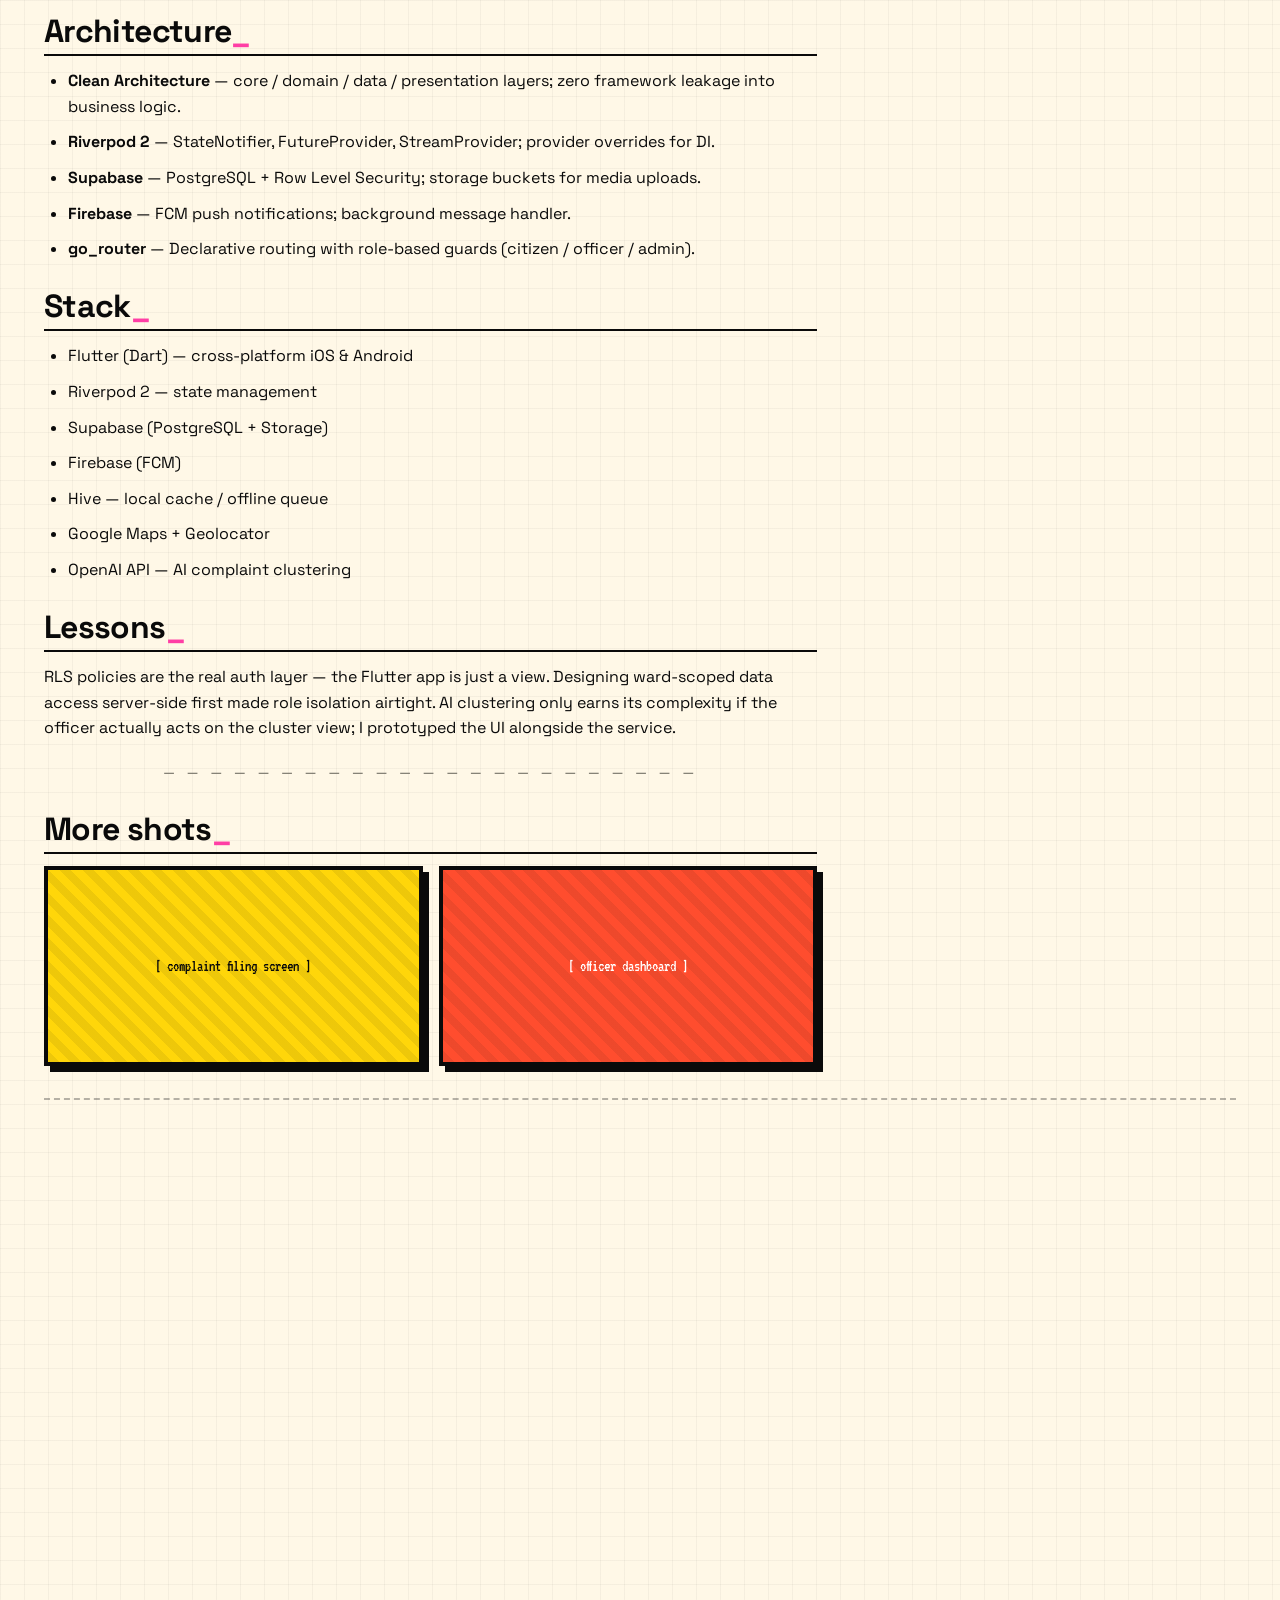
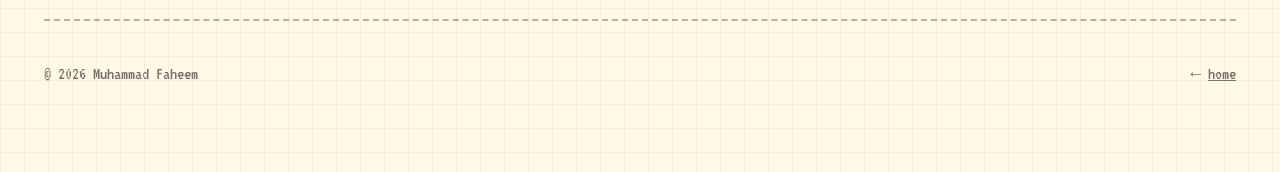
<file: projects/civizen.html>
<!doctype html>
<html lang="en">
<head>
<meta charset="utf-8" />
<title>CiviZen — Portfolio</title>
<meta name="viewport" content="width=device-width, initial-scale=1" />
<link rel="preconnect" href="https://fonts.googleapis.com">
<link rel="preconnect" href="https://fonts.gstatic.com" crossorigin>
<link href="https://fonts.googleapis.com/css2?family=Space+Grotesk:wght@400;500;600;700&family=VT323&family=Kalam:wght@400;700&display=swap" rel="stylesheet">
<link rel="stylesheet" href="../styles.css">
</head>
<body>

<nav class="topbar">
  <div class="topbar-inner">
    <a href="../index.html" class="topbar-logo" style="text-decoration:none">
      <span class="logo-badge">MF</span>
      <span>~/portfolio</span>
    </a>
    <div class="nav-links">
      <a href="../index.html#about">about</a>
      <a href="../index.html#skills">skills</a>
      <a href="../index.html#projects">projects</a>
      <a href="../index.html#contact">contact</a>
    </div>
    <a href="../index.html#contact" class="nav-cta">Hire me →</a>
    <button class="nav-toggle" id="nav-toggle" aria-label="Toggle navigation">☰</button>
  </div>
</nav>

<main class="shell">

<div class="url-bar">
  <a href="../index.html">~/portfolio</a>
  <span class="url-sep">/</span>
  <a href="../index.html#projects">projects</a>
  <span class="url-sep">/</span>
  <span class="url-active">civizen</span>
</div>

  <section class="proj-hero">
    <a href="../index.html#projects" class="back-link">← back to all projects</a>

    <div style="display:flex;gap:10px;flex-wrap:wrap;margin-bottom:12px">
      <span class="chip pink">Mobile · Civic Tech</span>
      <span class="chip yellow">2025</span>
      <span class="chip">solo build</span>
    </div>

    <h1 style="font-size:clamp(40px,6vw,72px)">
      Civi<span style="background:var(--accent-1);padding:0 10px;border:3px solid var(--ink);box-shadow:6px 6px 0 var(--ink);display:inline-block">Zen</span>
    </h1>

    <p class="hero-sub" style="margin-top:20px">
      A production-grade civic complaint reporting mobile app. Citizens file geo-tagged complaints with photos; municipal officers manage and resolve them ward by ward. Built with Flutter, Riverpod 2, Supabase, and Firebase.
    </p>

    <div class="proj-hero-visual">
      <div class="proj-placeholder" style="font-size:18px;padding:32px 40px">
        [ CiviZen app screenshots ]<br/>
        <small style="opacity:0.6">▸ citizen feed · complaint filing · officer dashboard</small>
      </div>
    </div>
  </section>

  <section class="proj-detail">
    <article class="proj-content">
      <h3>The problem<span style="color:var(--accent-1)">_</span></h3>
      <p>Civic complaints in Indian municipalities are often filed on paper or via generic portals with no tracking, no assignment, and no resolution loop. Officers have no real-time visibility; citizens have no accountability. CiviZen closes that loop.</p>

      <h3>What I built<span style="color:var(--accent-1)">_</span></h3>
      <ul>
        <li><strong>Citizen flow</strong> — File complaints with geo-location, category, description, and photo evidence. Track status in real time.</li>
        <li><strong>Officer dashboard</strong> — Ward-filtered complaint queue, status updates, and resolution notes. Role-based access via Supabase RLS.</li>
        <li><strong>Admin panel</strong> — Cross-ward analytics, complaint clustering by AI, officer assignment management.</li>
        <li><strong>Push notifications</strong> — Firebase Cloud Messaging for status updates on both citizen and officer sides.</li>
        <li><strong>AI clustering service</strong> — Groups nearby complaints of the same category to surface hotspots to officers.</li>
        <li><strong>Offline queue</strong> — Hive-backed local cache; complaints filed offline sync when connectivity returns.</li>
      </ul>

      <h3>Architecture<span style="color:var(--accent-1)">_</span></h3>
      <ul>
        <li><strong>Clean Architecture</strong> — core / domain / data / presentation layers; zero framework leakage into business logic.</li>
        <li><strong>Riverpod 2</strong> — StateNotifier, FutureProvider, StreamProvider; provider overrides for DI.</li>
        <li><strong>Supabase</strong> — PostgreSQL + Row Level Security; storage buckets for media uploads.</li>
        <li><strong>Firebase</strong> — FCM push notifications; background message handler.</li>
        <li><strong>go_router</strong> — Declarative routing with role-based guards (citizen / officer / admin).</li>
      </ul>

      <h3>Stack<span style="color:var(--accent-1)">_</span></h3>
      <ul>
        <li>Flutter (Dart) — cross-platform iOS &amp; Android</li>
        <li>Riverpod 2 — state management</li>
        <li>Supabase (PostgreSQL + Storage)</li>
        <li>Firebase (FCM)</li>
        <li>Hive — local cache / offline queue</li>
        <li>Google Maps + Geolocator</li>
        <li>OpenAI API — AI complaint clustering</li>
      </ul>

      <h3>Lessons<span style="color:var(--accent-1)">_</span></h3>
      <p>RLS policies are the real auth layer — the Flutter app is just a view. Designing ward-scoped data access server-side first made role isolation airtight. AI clustering only earns its complexity if the officer actually acts on the cluster view; I prototyped the UI alongside the service.</p>

      <div class="ascii-div">─ ─ ─ ─ ─ ─ ─ ─ ─ ─ ─ ─ ─ ─ ─ ─ ─ ─ ─ ─ ─ ─ ─</div>

      <h3>More shots<span style="color:var(--accent-1)">_</span></h3>
      <div style="display:grid;grid-template-columns:1fr 1fr;gap:16px">
        <div style="height:200px;border:var(--border-thick);box-shadow:var(--shadow);background:repeating-linear-gradient(45deg,rgba(10,10,10,0.07) 0 8px, transparent 8px 16px),var(--accent-2);display:grid;place-items:center;font-family:'VT323',monospace">
          [ complaint filing screen ]
        </div>
        <div style="height:200px;border:var(--border-thick);box-shadow:var(--shadow);background:repeating-linear-gradient(45deg,rgba(10,10,10,0.07) 0 8px, transparent 8px 16px),var(--accent-3);display:grid;place-items:center;font-family:'VT323',monospace;color:#fff">
          [ officer dashboard ]
        </div>
      </div>
    </article>

    <aside class="proj-meta-card">
      <h4>project.info</h4>
      <div class="proj-meta-row"><span>year</span><span>2025</span></div>
      <div class="proj-meta-row"><span>role</span><span>solo</span></div>
      <div class="proj-meta-row"><span>platform</span><span>iOS &amp; Android</span></div>
      <div class="proj-meta-row"><span>status</span><span>shipped ✓</span></div>
      <div class="proj-meta-row"><span>stack</span><span>Flutter</span></div>
      <div class="proj-meta-row"><span>backend</span><span>Supabase</span></div>
      <div class="proj-meta-row"><span>state</span><span>Riverpod 2</span></div>

      <div style="margin-top:16px;display:flex;flex-direction:column;gap:8px">
        <a href="https://github.com/mdfaheem2306" target="_blank" rel="noopener" class="btn primary" style="justify-content:center">↗ source code</a>
      </div>
    </aside>
  </section>

  <section class="section">
    <div class="contact-card reveal">
      <h2>Back to the index →</h2>
      <p>See the full project list, or get in touch if you want to collaborate.</p>
      <div class="contact-links">
        <a href="../index.html#projects" class="btn yellow">All projects →</a>
        <a href="../index.html#contact" class="btn ghost">Contact</a>
      </div>
    </div>
  </section>

  <footer>
    <span>© 2026 Muhammad Faheem</span>
    <span>← <a href="../index.html" style="text-decoration:underline">home</a></span>
  </footer>
</main>

<script>
const PALETTES = {
  poppy:    { bg: '#fff8e7', ink: '#0a0a0a', a1: '#ff3ea5', a2: '#ffd60a', a3: '#ff4d2e' },
  cyber:    { bg: '#eaffea', ink: '#0a0a0a', a1: '#00ff9d', a2: '#ff00e5', a3: '#00d0ff' },
  sunset:   { bg: '#fff2e0', ink: '#1a0e07', a1: '#ff6b35', a2: '#ffc857', a3: '#e63946' },
  cream:    { bg: '#fdf6e3', ink: '#2b1d0e', a1: '#d33682', a2: '#b58900', a3: '#cb4b16' },
  arcade:   { bg: '#1a0b2e', ink: '#fff', a1: '#ff2079', a2: '#ffea00', a3: '#00e1ff' },
  lime:     { bg: '#f4fdd0', ink: '#0a0a0a', a1: '#ff3366', a2: '#c6ff00', a3: '#7c3aff' },
};
document.getElementById('nav-toggle')?.addEventListener('click',()=>{
  document.querySelector('.nav-links')?.classList.toggle('open');
});
try {
  const stored = localStorage.getItem('portfolio-palette');
  if (stored && PALETTES[stored]) {
    const p = PALETTES[stored], r = document.documentElement.style;
    r.setProperty('--bg', p.bg); r.setProperty('--ink', p.ink);
    r.setProperty('--accent-1', p.a1); r.setProperty('--accent-2', p.a2); r.setProperty('--accent-3', p.a3);
  }
} catch {}
</script>

</body>
</html>
</file>
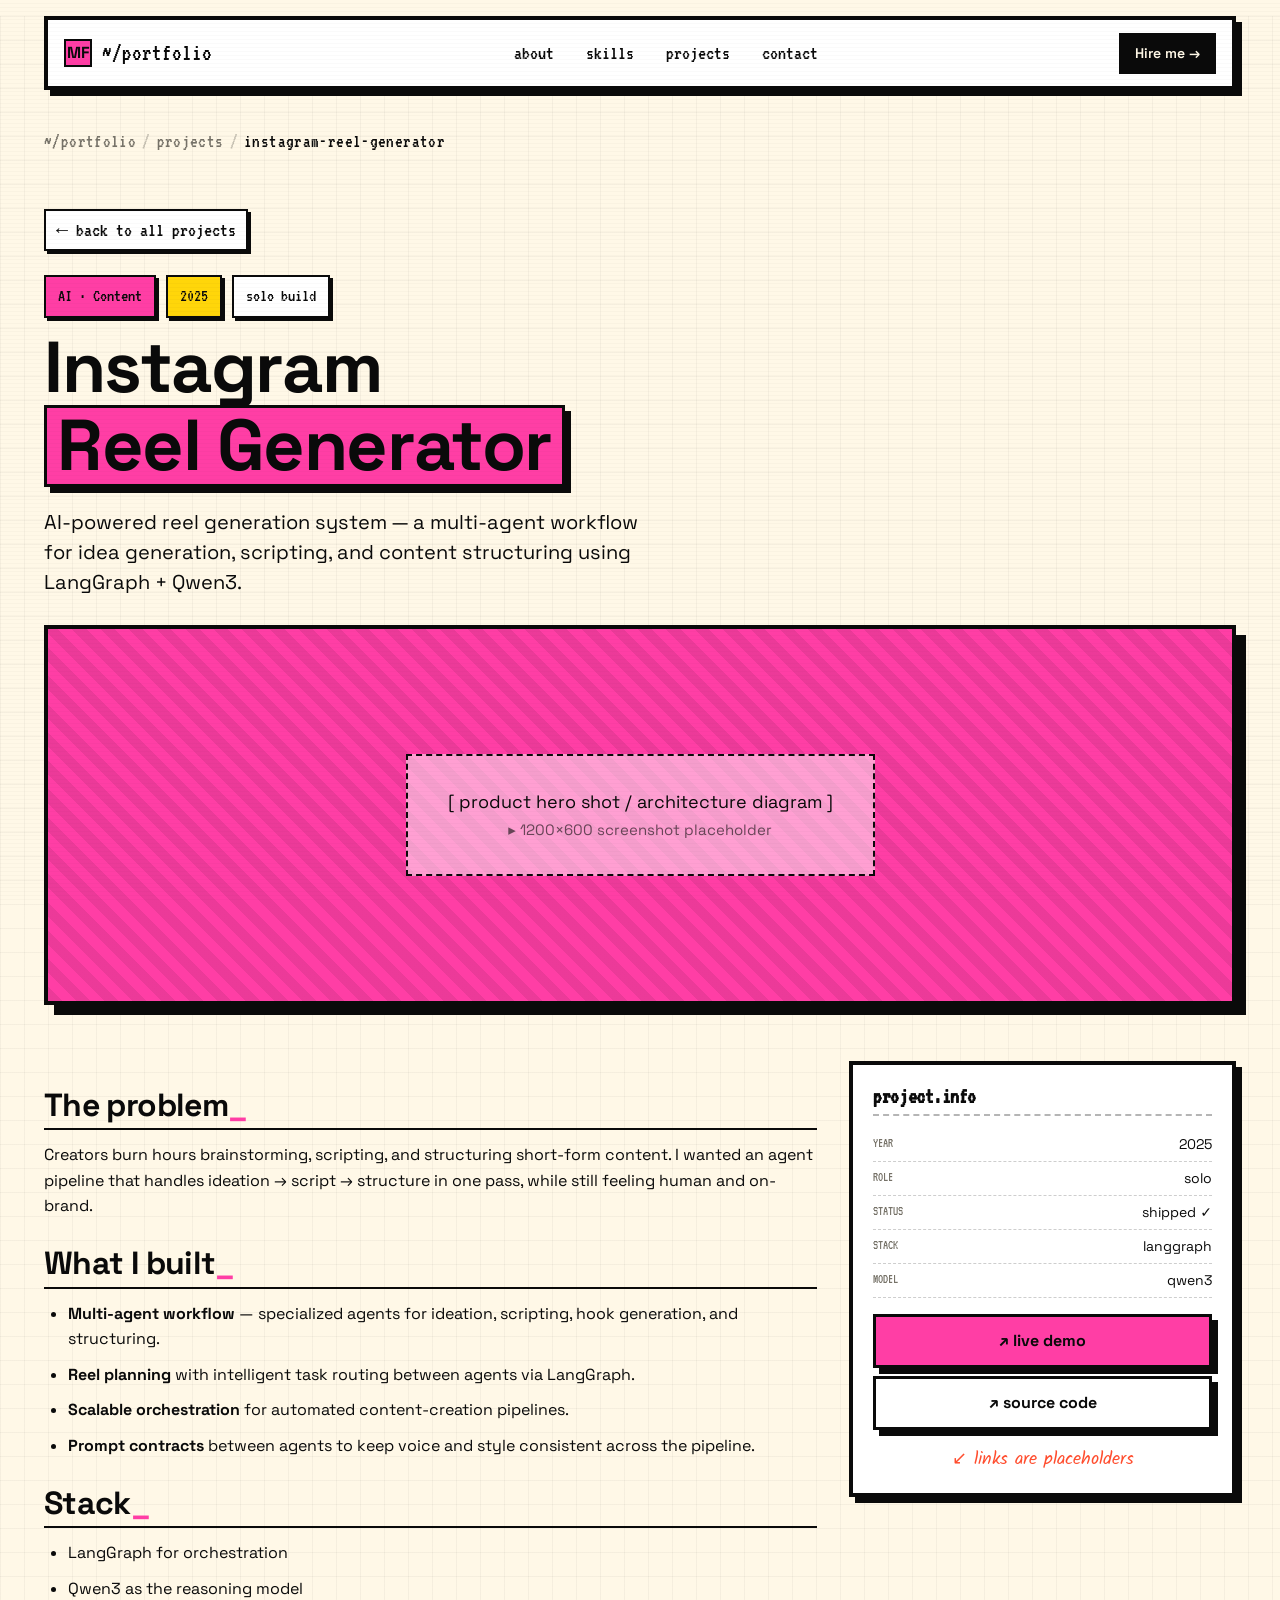
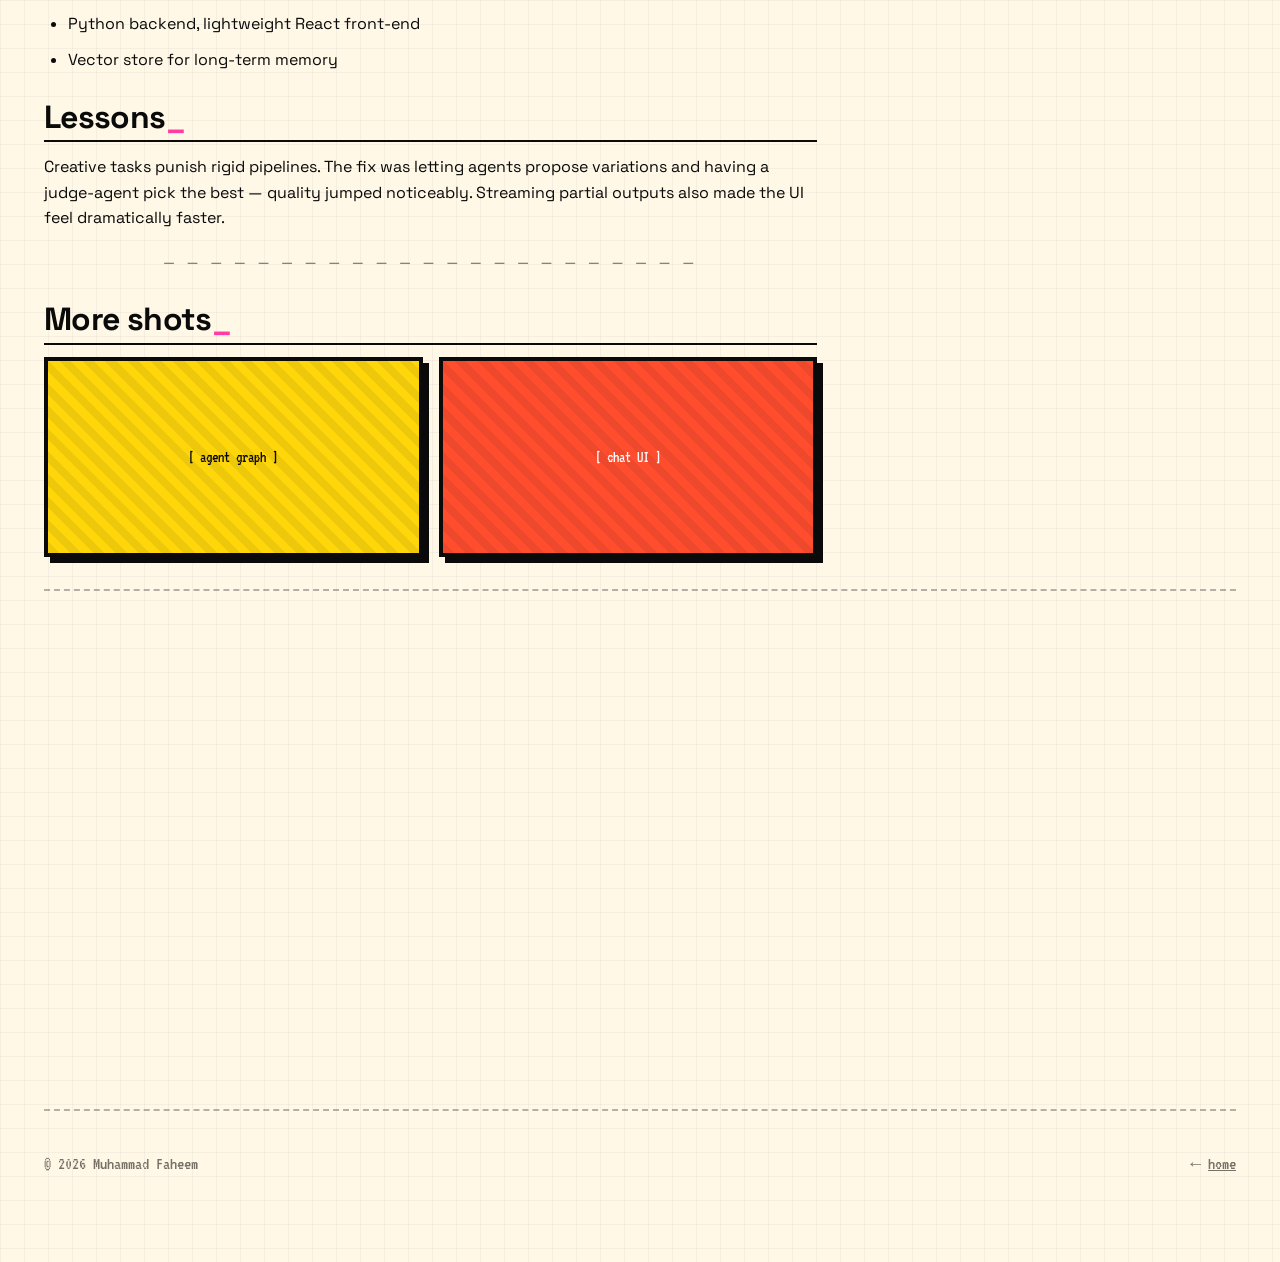
<file: projects/instagram-reel-generator.html>
<!doctype html>
<html lang="en">
<head>
<meta charset="utf-8" />
<title>Instagram Reel Generator — Portfolio</title>
<meta name="viewport" content="width=device-width, initial-scale=1" />
<link rel="preconnect" href="https://fonts.googleapis.com">
<link rel="preconnect" href="https://fonts.gstatic.com" crossorigin>
<link href="https://fonts.googleapis.com/css2?family=Space+Grotesk:wght@400;500;600;700&family=VT323&family=Kalam:wght@400;700&display=swap" rel="stylesheet">
<link rel="stylesheet" href="../styles.css">
</head>
<body>

<nav class="topbar">
  <div class="topbar-inner">
    <a href="../index.html" class="topbar-logo" style="text-decoration:none">
      <span class="logo-badge">MF</span>
      <span>~/portfolio</span>
    </a>
    <div class="nav-links">
      <a href="../index.html#about">about</a>
      <a href="../index.html#skills">skills</a>
      <a href="../index.html#projects">projects</a>
      <a href="../index.html#contact">contact</a>
    </div>
    <a href="../index.html#contact" class="nav-cta">Hire me →</a>
    <button class="nav-toggle" id="nav-toggle" aria-label="Toggle navigation">☰</button>
  </div>
</nav>

<main class="shell">

<div class="url-bar">
  <a href="../index.html">~/portfolio</a>
  <span class="url-sep">/</span>
  <a href="../index.html#projects">projects</a>
  <span class="url-sep">/</span>
  <span class="url-active">instagram-reel-generator</span>
</div>

  <section class="proj-hero">
    <a href="../index.html#projects" class="back-link">← back to all projects</a>

    <div style="display:flex;gap:10px;flex-wrap:wrap;margin-bottom:12px">
      <span class="chip pink">AI · Content</span>
      <span class="chip yellow">2025</span>
      <span class="chip">solo build</span>
    </div>

    <h1 style="font-size:clamp(40px,6vw,72px)">
      Instagram<br/>
      <span style="background:var(--accent-1);padding:0 10px;border:3px solid var(--ink);box-shadow:6px 6px 0 var(--ink);display:inline-block">Reel Generator</span>
    </h1>

    <p class="hero-sub" style="margin-top:20px">
      AI-powered reel generation system — a multi-agent workflow for idea generation, scripting, and content structuring using LangGraph + Qwen3.
    </p>

    <div class="proj-hero-visual">
      <div class="proj-placeholder" style="font-size:18px;padding:32px 40px">
        [ product hero shot / architecture diagram ]<br/>
        <small style="opacity:0.6">▸ 1200×600 screenshot placeholder</small>
      </div>
    </div>
  </section>

  <section class="proj-detail">
    <article class="proj-content">
      <h3>The problem<span style="color:var(--accent-1)">_</span></h3>
      <p>Creators burn hours brainstorming, scripting, and structuring short-form content. I wanted an agent pipeline that handles ideation → script → structure in one pass, while still feeling human and on-brand.</p>

      <h3>What I built<span style="color:var(--accent-1)">_</span></h3>
      <ul>
        <li><strong>Multi-agent workflow</strong> — specialized agents for ideation, scripting, hook generation, and structuring.</li>
        <li><strong>Reel planning</strong> with intelligent task routing between agents via LangGraph.</li>
        <li><strong>Scalable orchestration</strong> for automated content-creation pipelines.</li>
        <li><strong>Prompt contracts</strong> between agents to keep voice and style consistent across the pipeline.</li>
      </ul>

      <h3>Stack<span style="color:var(--accent-1)">_</span></h3>
      <ul>
        <li>LangGraph for orchestration</li>
        <li>Qwen3 as the reasoning model</li>
        <li>Python backend, lightweight React front-end</li>
        <li>Vector store for long-term memory</li>
      </ul>

      <h3>Lessons<span style="color:var(--accent-1)">_</span></h3>
      <p>Creative tasks punish rigid pipelines. The fix was letting agents propose variations and having a judge-agent pick the best — quality jumped noticeably. Streaming partial outputs also made the UI feel dramatically faster.</p>

      <div class="ascii-div">─ ─ ─ ─ ─ ─ ─ ─ ─ ─ ─ ─ ─ ─ ─ ─ ─ ─ ─ ─ ─ ─ ─</div>

      <h3>More shots<span style="color:var(--accent-1)">_</span></h3>
      <div style="display:grid;grid-template-columns:1fr 1fr;gap:16px">
        <div style="height:200px;border:var(--border-thick);box-shadow:var(--shadow);background:repeating-linear-gradient(45deg,rgba(10,10,10,0.07) 0 8px, transparent 8px 16px),var(--accent-2);display:grid;place-items:center;font-family:'VT323',monospace">
          [ agent graph ]
        </div>
        <div style="height:200px;border:var(--border-thick);box-shadow:var(--shadow);background:repeating-linear-gradient(45deg,rgba(10,10,10,0.07) 0 8px, transparent 8px 16px),var(--accent-3);display:grid;place-items:center;font-family:'VT323',monospace;color:#fff">
          [ chat UI ]
        </div>
      </div>
    </article>

    <aside class="proj-meta-card">
      <h4>project.info</h4>
      <div class="proj-meta-row"><span>year</span><span>2025</span></div>
      <div class="proj-meta-row"><span>role</span><span>solo</span></div>
      <div class="proj-meta-row"><span>status</span><span>shipped ✓</span></div>
      <div class="proj-meta-row"><span>stack</span><span>langgraph</span></div>
      <div class="proj-meta-row"><span>model</span><span>qwen3</span></div>

      <div style="margin-top:16px;display:flex;flex-direction:column;gap:8px">
        <a href="#" class="btn primary" style="justify-content:center">↗ live demo</a>
        <a href="#" class="btn ghost" style="justify-content:center">↗ source code</a>
      </div>

      <p class="hand" style="margin-top:16px;color:var(--accent-3);font-size:18px;text-align:center">
        ↙ links are placeholders
      </p>
    </aside>
  </section>

  <section class="section">
    <div class="contact-card reveal">
      <h2>Next project →</h2>
      <p>Check out the Personal AI Agent — task planning & automation with memory.</p>
      <div class="contact-links">
        <a href="personal-ai-agent.html" class="btn yellow">Personal AI Agent →</a>
        <a href="../index.html#projects" class="btn ghost">All projects</a>
      </div>
    </div>
  </section>

  <footer>
    <span>© 2026 Muhammad Faheem</span>
    <span>← <a href="../index.html" style="text-decoration:underline">home</a></span>
  </footer>
</main>

<script>
/* apply stored palette */
const PALETTES = {
  poppy:    { bg: '#fff8e7', ink: '#0a0a0a', a1: '#ff3ea5', a2: '#ffd60a', a3: '#ff4d2e' },
  cyber:    { bg: '#eaffea', ink: '#0a0a0a', a1: '#00ff9d', a2: '#ff00e5', a3: '#00d0ff' },
  sunset:   { bg: '#fff2e0', ink: '#1a0e07', a1: '#ff6b35', a2: '#ffc857', a3: '#e63946' },
  cream:    { bg: '#fdf6e3', ink: '#2b1d0e', a1: '#d33682', a2: '#b58900', a3: '#cb4b16' },
  arcade:   { bg: '#1a0b2e', ink: '#fff', a1: '#ff2079', a2: '#ffea00', a3: '#00e1ff' },
  lime:     { bg: '#f4fdd0', ink: '#0a0a0a', a1: '#ff3366', a2: '#c6ff00', a3: '#7c3aff' },
};
document.getElementById('nav-toggle')?.addEventListener('click',()=>{
  document.querySelector('.nav-links')?.classList.toggle('open');
});
try {
  const stored = localStorage.getItem('portfolio-palette');
  if (stored && PALETTES[stored]) {
    const p = PALETTES[stored], r = document.documentElement.style;
    r.setProperty('--bg', p.bg); r.setProperty('--ink', p.ink);
    r.setProperty('--accent-1', p.a1); r.setProperty('--accent-2', p.a2); r.setProperty('--accent-3', p.a3);
  }
} catch {}
</script>

</body>
</html>
</file>
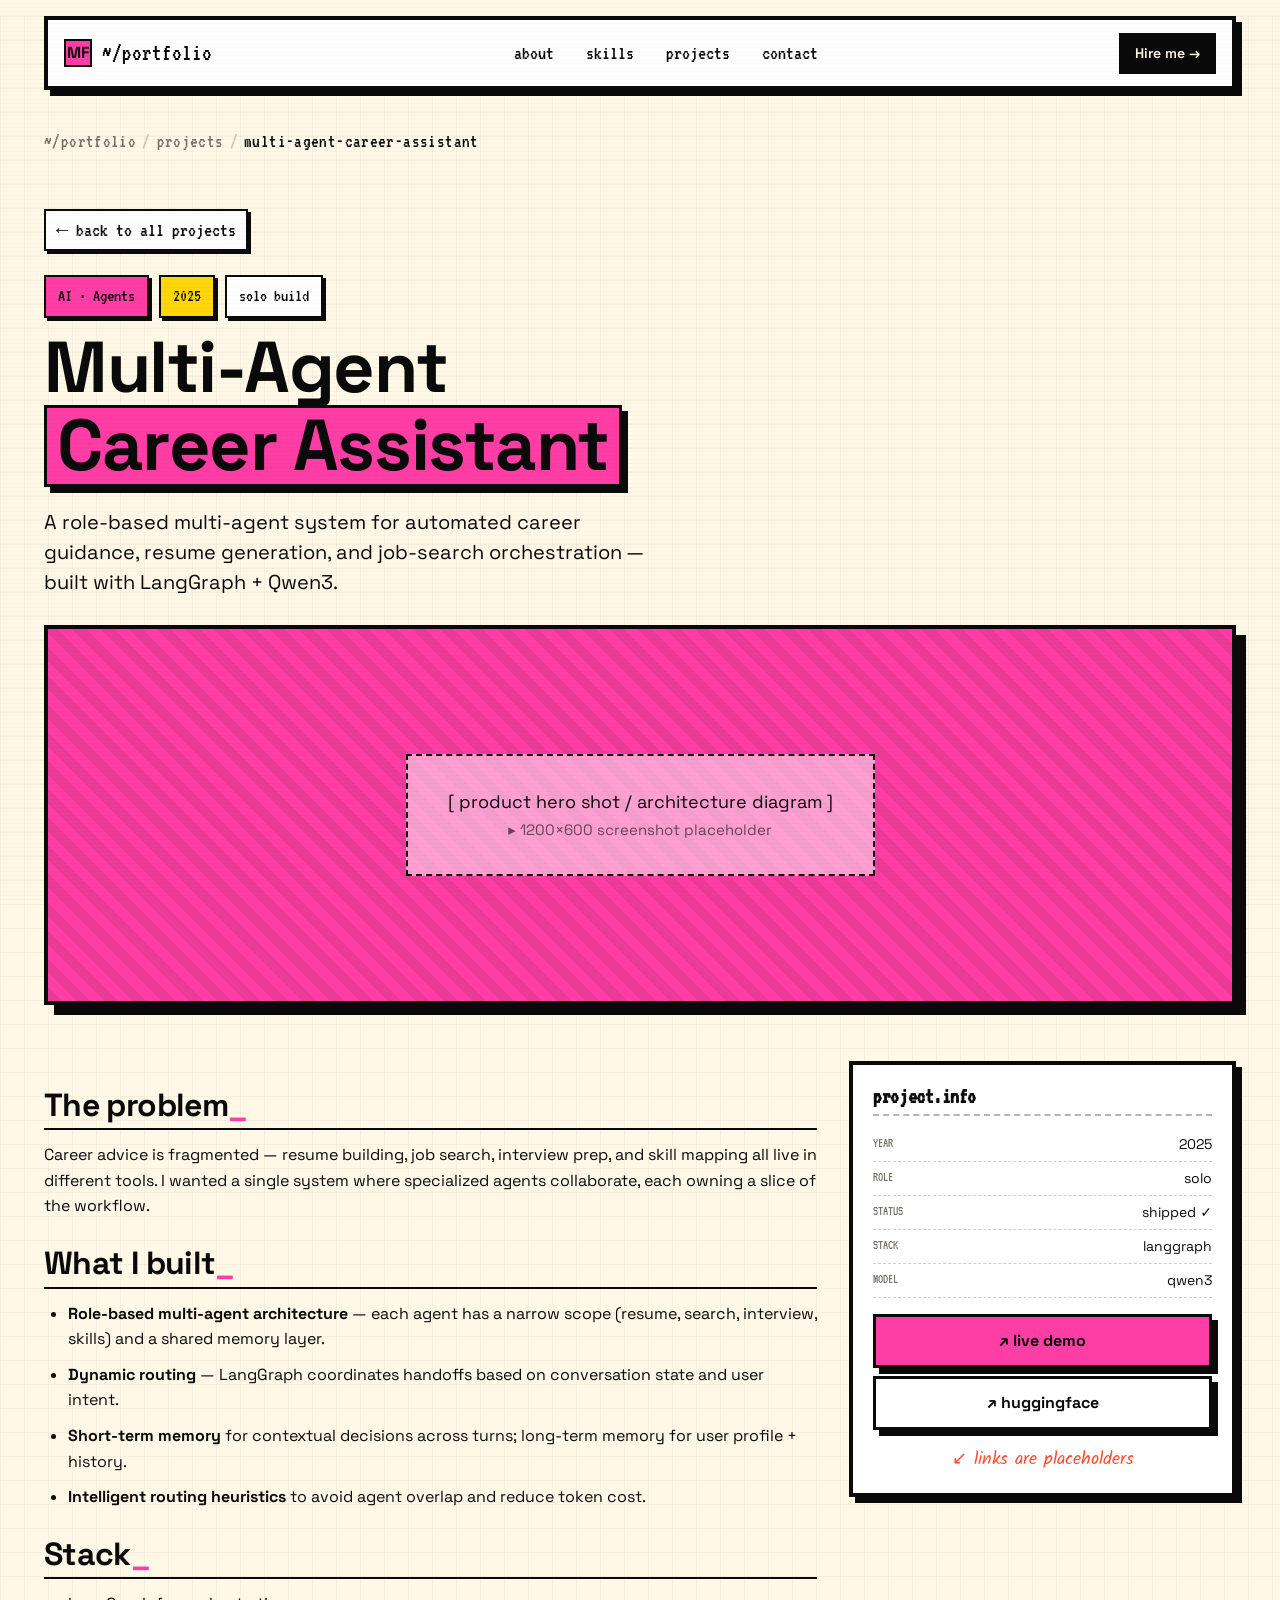
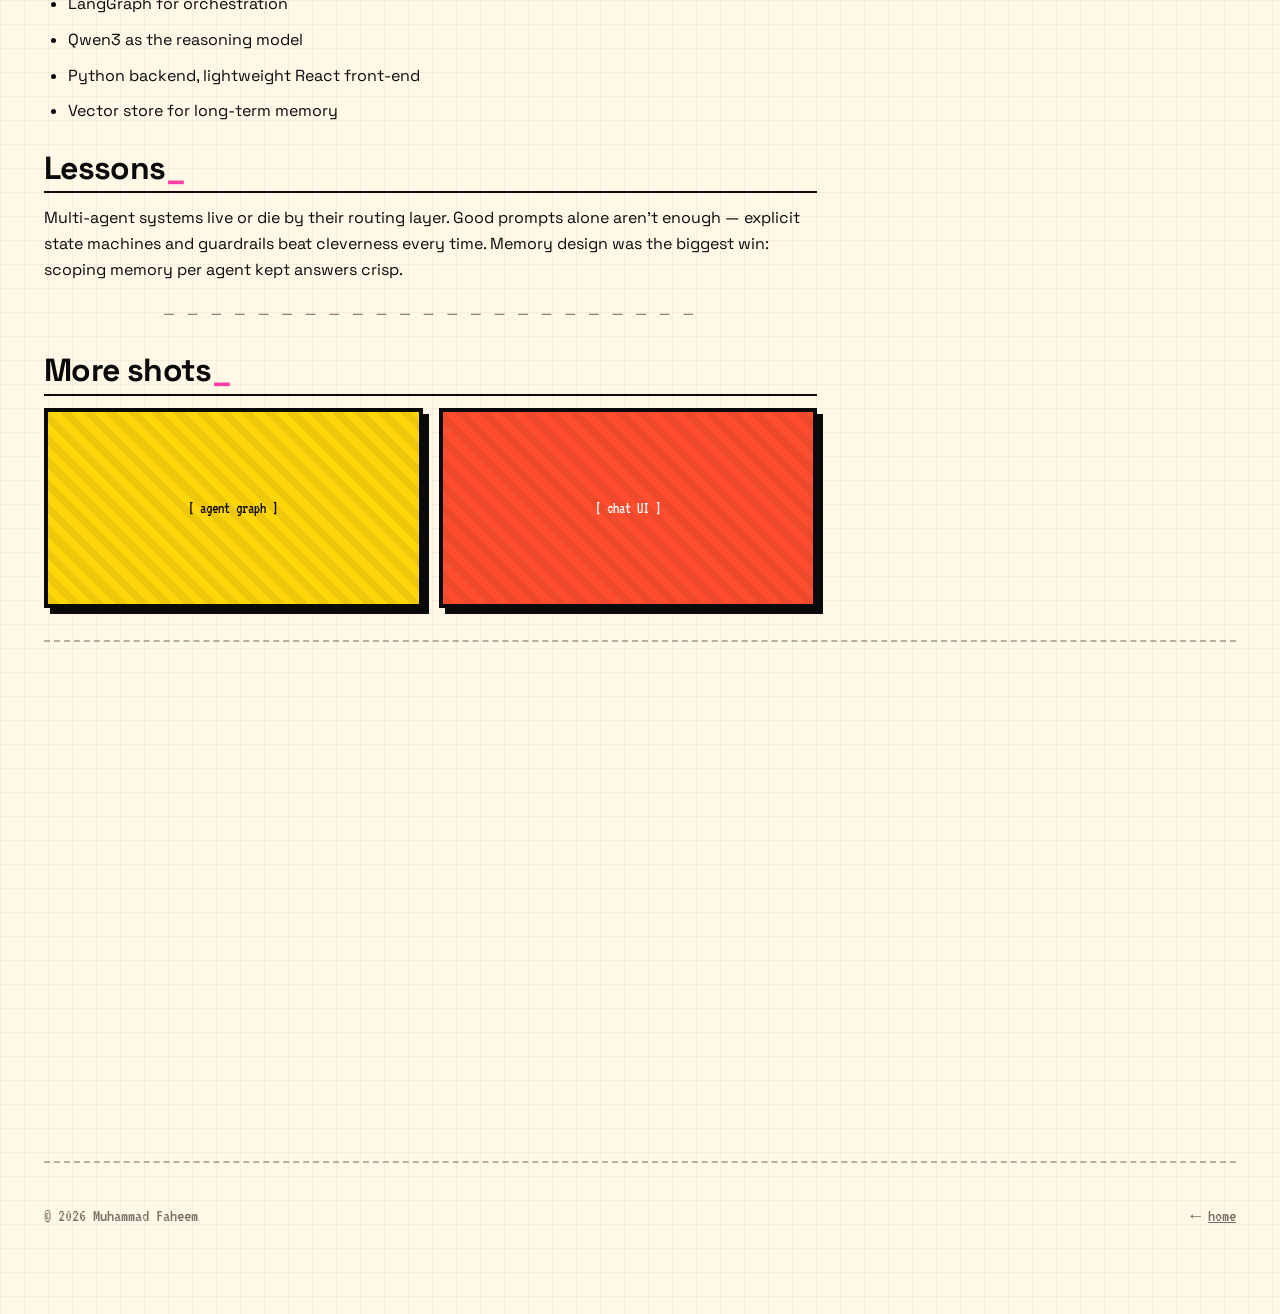
<file: projects/multi-agent-career-assistant.html>
<!doctype html>
<html lang="en">
<head>
<meta charset="utf-8" />
<title>Multi-Agent Career Assistant — Portfolio</title>
<meta name="viewport" content="width=device-width, initial-scale=1" />
<link rel="preconnect" href="https://fonts.googleapis.com">
<link rel="preconnect" href="https://fonts.gstatic.com" crossorigin>
<link href="https://fonts.googleapis.com/css2?family=Space+Grotesk:wght@400;500;600;700&family=VT323&family=Kalam:wght@400;700&display=swap" rel="stylesheet">
<link rel="stylesheet" href="../styles.css">
</head>
<body>

<nav class="topbar">
  <div class="topbar-inner">
    <a href="../index.html" class="topbar-logo" style="text-decoration:none">
      <span class="logo-badge">MF</span>
      <span>~/portfolio</span>
    </a>
    <div class="nav-links">
      <a href="../index.html#about">about</a>
      <a href="../index.html#skills">skills</a>
      <a href="../index.html#projects">projects</a>
      <a href="../index.html#contact">contact</a>
    </div>
    <a href="../index.html#contact" class="nav-cta">Hire me →</a>
    <button class="nav-toggle" id="nav-toggle" aria-label="Toggle navigation">☰</button>
  </div>
</nav>

<main class="shell">

<div class="url-bar">
  <a href="../index.html">~/portfolio</a>
  <span class="url-sep">/</span>
  <a href="../index.html#projects">projects</a>
  <span class="url-sep">/</span>
  <span class="url-active">multi-agent-career-assistant</span>
</div>

  <section class="proj-hero">
    <a href="../index.html#projects" class="back-link">← back to all projects</a>

    <div style="display:flex;gap:10px;flex-wrap:wrap;margin-bottom:12px">
      <span class="chip pink">AI · Agents</span>
      <span class="chip yellow">2025</span>
      <span class="chip">solo build</span>
    </div>

    <h1 style="font-size:clamp(40px,6vw,72px)">
      Multi-Agent<br/>
      <span style="background:var(--accent-1);padding:0 10px;border:3px solid var(--ink);box-shadow:6px 6px 0 var(--ink);display:inline-block">Career Assistant</span>
    </h1>

    <p class="hero-sub" style="margin-top:20px">
      A role-based multi-agent system for automated career guidance, resume generation, and job-search orchestration — built with LangGraph + Qwen3.
    </p>

    <div class="proj-hero-visual">
      <div class="proj-placeholder" style="font-size:18px;padding:32px 40px">
        [ product hero shot / architecture diagram ]<br/>
        <small style="opacity:0.6">▸ 1200×600 screenshot placeholder</small>
      </div>
    </div>
  </section>

  <section class="proj-detail">
    <article class="proj-content">
      <h3>The problem<span style="color:var(--accent-1)">_</span></h3>
      <p>Career advice is fragmented — resume building, job search, interview prep, and skill mapping all live in different tools. I wanted a single system where specialized agents collaborate, each owning a slice of the workflow.</p>

      <h3>What I built<span style="color:var(--accent-1)">_</span></h3>
      <ul>
        <li><strong>Role-based multi-agent architecture</strong> — each agent has a narrow scope (resume, search, interview, skills) and a shared memory layer.</li>
        <li><strong>Dynamic routing</strong> — LangGraph coordinates handoffs based on conversation state and user intent.</li>
        <li><strong>Short-term memory</strong> for contextual decisions across turns; long-term memory for user profile + history.</li>
        <li><strong>Intelligent routing heuristics</strong> to avoid agent overlap and reduce token cost.</li>
      </ul>

      <h3>Stack<span style="color:var(--accent-1)">_</span></h3>
      <ul>
        <li>LangGraph for orchestration</li>
        <li>Qwen3 as the reasoning model</li>
        <li>Python backend, lightweight React front-end</li>
        <li>Vector store for long-term memory</li>
      </ul>

      <h3>Lessons<span style="color:var(--accent-1)">_</span></h3>
      <p>Multi-agent systems live or die by their routing layer. Good prompts alone aren't enough — explicit state machines and guardrails beat cleverness every time. Memory design was the biggest win: scoping memory per agent kept answers crisp.</p>

      <div class="ascii-div">─ ─ ─ ─ ─ ─ ─ ─ ─ ─ ─ ─ ─ ─ ─ ─ ─ ─ ─ ─ ─ ─ ─</div>

      <h3>More shots<span style="color:var(--accent-1)">_</span></h3>
      <div style="display:grid;grid-template-columns:1fr 1fr;gap:16px">
        <div style="height:200px;border:var(--border-thick);box-shadow:var(--shadow);background:repeating-linear-gradient(45deg,rgba(10,10,10,0.07) 0 8px, transparent 8px 16px),var(--accent-2);display:grid;place-items:center;font-family:'VT323',monospace">
          [ agent graph ]
        </div>
        <div style="height:200px;border:var(--border-thick);box-shadow:var(--shadow);background:repeating-linear-gradient(45deg,rgba(10,10,10,0.07) 0 8px, transparent 8px 16px),var(--accent-3);display:grid;place-items:center;font-family:'VT323',monospace;color:#fff">
          [ chat UI ]
        </div>
      </div>
    </article>

    <aside class="proj-meta-card">
      <h4>project.info</h4>
      <div class="proj-meta-row"><span>year</span><span>2025</span></div>
      <div class="proj-meta-row"><span>role</span><span>solo</span></div>
      <div class="proj-meta-row"><span>status</span><span>shipped ✓</span></div>
      <div class="proj-meta-row"><span>stack</span><span>langgraph</span></div>
      <div class="proj-meta-row"><span>model</span><span>qwen3</span></div>

      <div style="margin-top:16px;display:flex;flex-direction:column;gap:8px">
        <a href="https://huggingface.co/spaces/mdfaheem2306/ResumeBuilder_JobScraper_Agent" target="_blank" rel="noopener" class="btn primary" style="justify-content:center">↗ live demo</a>
        <a href="https://huggingface.co/mdfaheem2306/ResumeBuilder_JobScraper_Agent" target="_blank" rel="noopener" class="btn ghost" style="justify-content:center">↗ huggingface</a>
      </div>

      <p class="hand" style="margin-top:16px;color:var(--accent-3);font-size:18px;text-align:center">
        ↙ links are placeholders
      </p>
    </aside>
  </section>

  <section class="section">
    <div class="contact-card reveal">
      <h2>Next project →</h2>
      <p>Check out the Instagram Reel Generator — multi-agent content pipeline.</p>
      <div class="contact-links">
        <a href="instagram-reel-generator.html" class="btn yellow">Reel Generator →</a>
        <a href="../index.html#projects" class="btn ghost">All projects</a>
      </div>
    </div>
  </section>

  <footer>
    <span>© 2026 Muhammad Faheem</span>
    <span>← <a href="../index.html" style="text-decoration:underline">home</a></span>
  </footer>
</main>

<script>
/* apply stored palette */
const PALETTES = {
  poppy:    { bg: '#fff8e7', ink: '#0a0a0a', a1: '#ff3ea5', a2: '#ffd60a', a3: '#ff4d2e' },
  cyber:    { bg: '#eaffea', ink: '#0a0a0a', a1: '#00ff9d', a2: '#ff00e5', a3: '#00d0ff' },
  sunset:   { bg: '#fff2e0', ink: '#1a0e07', a1: '#ff6b35', a2: '#ffc857', a3: '#e63946' },
  cream:    { bg: '#fdf6e3', ink: '#2b1d0e', a1: '#d33682', a2: '#b58900', a3: '#cb4b16' },
  arcade:   { bg: '#1a0b2e', ink: '#fff', a1: '#ff2079', a2: '#ffea00', a3: '#00e1ff' },
  lime:     { bg: '#f4fdd0', ink: '#0a0a0a', a1: '#ff3366', a2: '#c6ff00', a3: '#7c3aff' },
};
document.getElementById('nav-toggle')?.addEventListener('click',()=>{
  document.querySelector('.nav-links')?.classList.toggle('open');
});
try {
  const stored = localStorage.getItem('portfolio-palette');
  if (stored && PALETTES[stored]) {
    const p = PALETTES[stored], r = document.documentElement.style;
    r.setProperty('--bg', p.bg); r.setProperty('--ink', p.ink);
    r.setProperty('--accent-1', p.a1); r.setProperty('--accent-2', p.a2); r.setProperty('--accent-3', p.a3);
  }
} catch {}
</script>

</body>
</html>
</file>
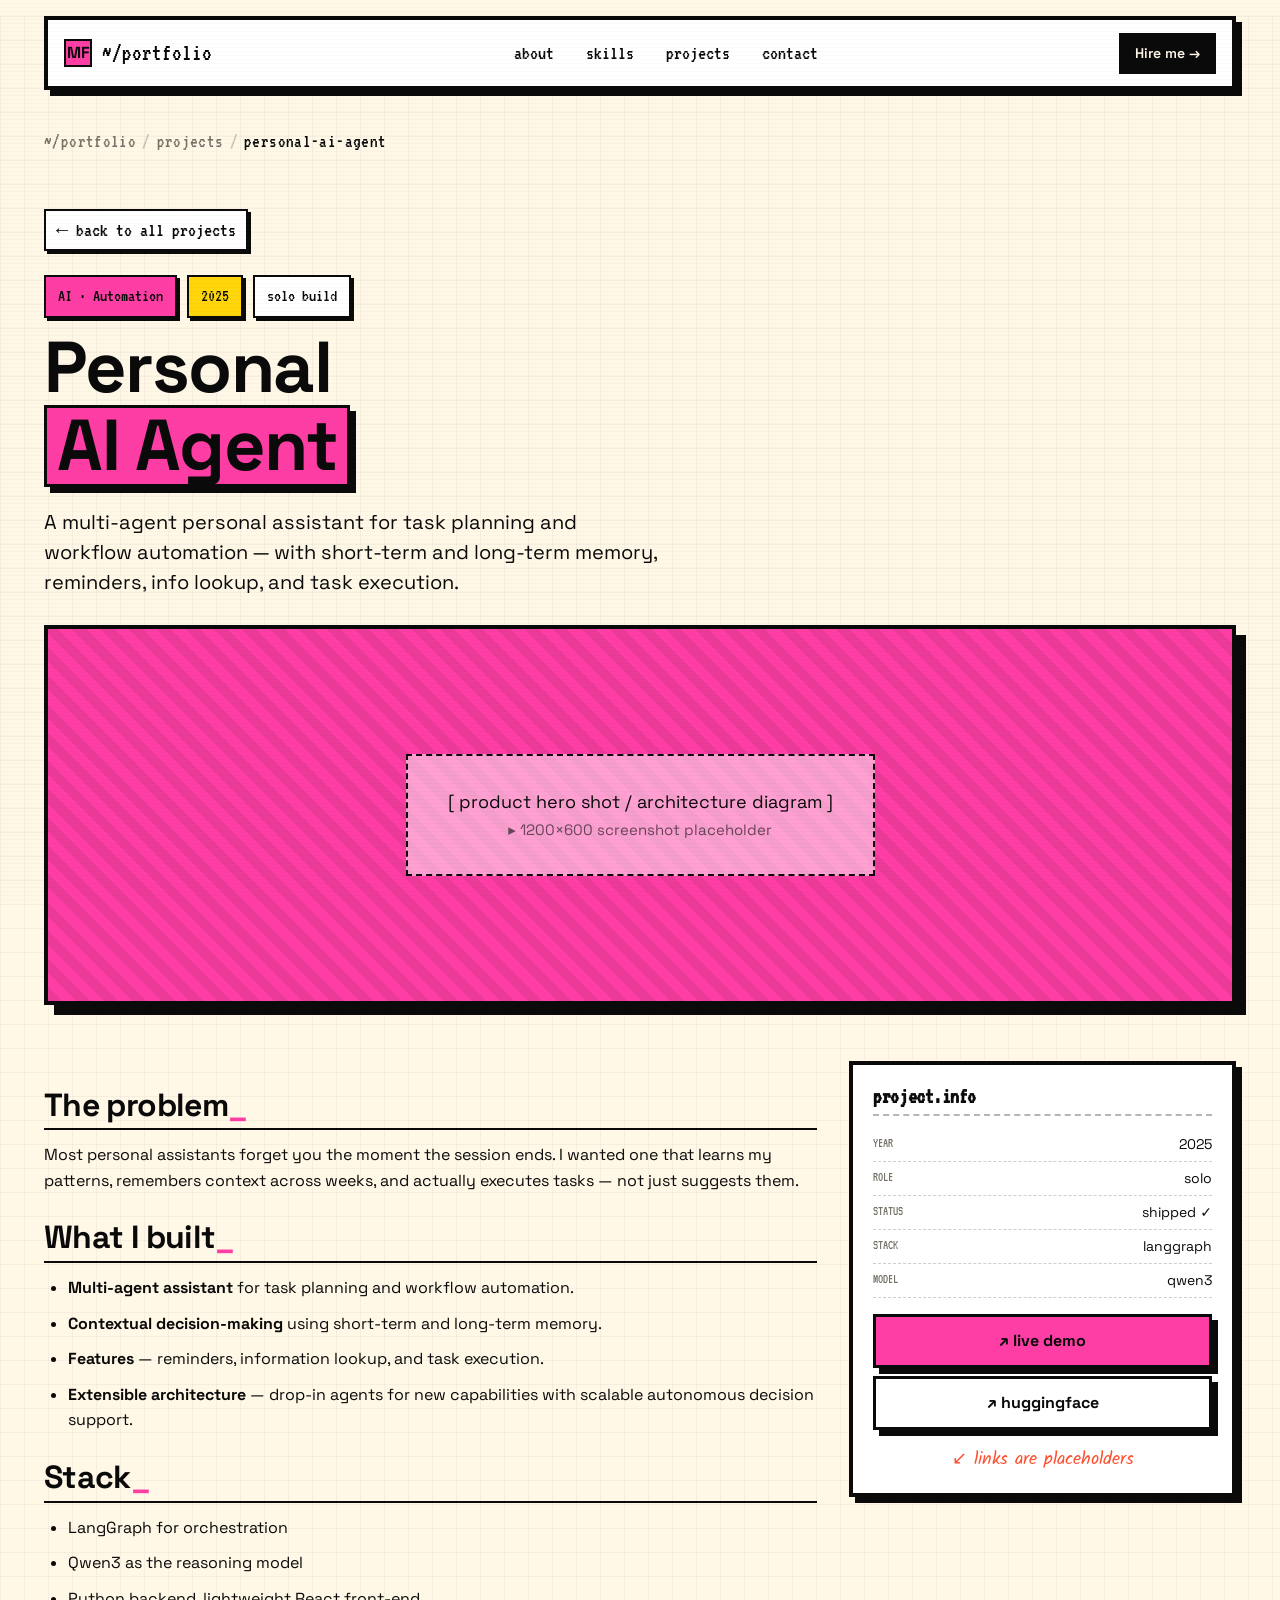
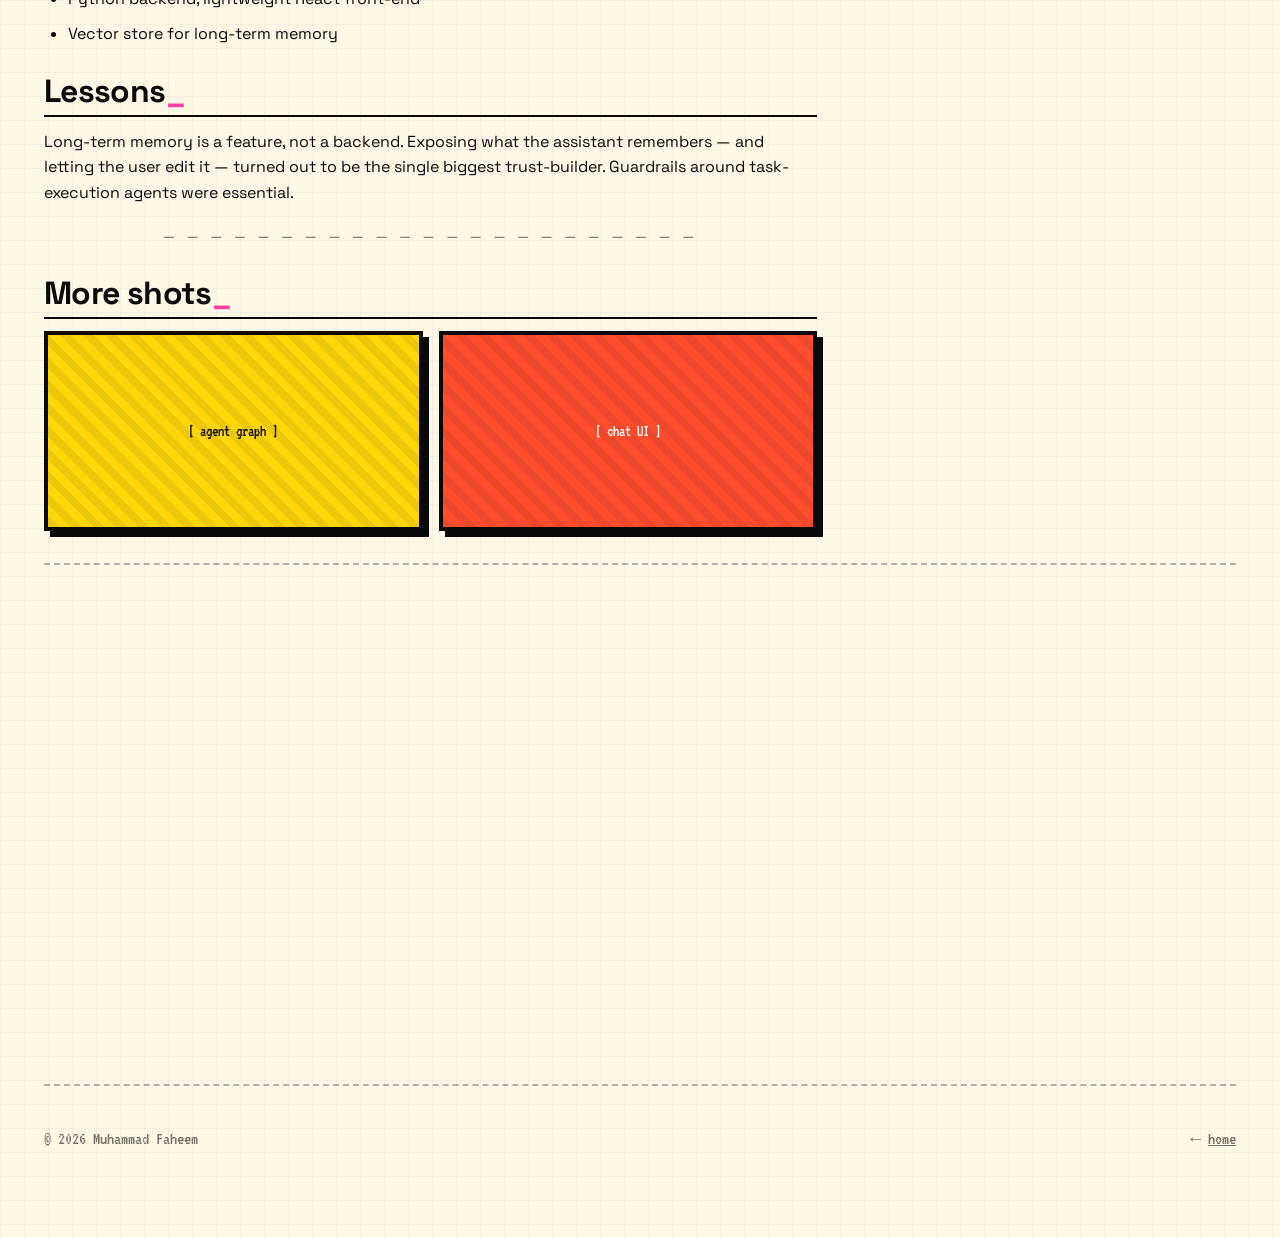
<file: projects/personal-ai-agent.html>
<!doctype html>
<html lang="en">
<head>
<meta charset="utf-8" />
<title>Personal AI Agent — Portfolio</title>
<meta name="viewport" content="width=device-width, initial-scale=1" />
<link rel="preconnect" href="https://fonts.googleapis.com">
<link rel="preconnect" href="https://fonts.gstatic.com" crossorigin>
<link href="https://fonts.googleapis.com/css2?family=Space+Grotesk:wght@400;500;600;700&family=VT323&family=Kalam:wght@400;700&display=swap" rel="stylesheet">
<link rel="stylesheet" href="../styles.css">
</head>
<body>

<nav class="topbar">
  <div class="topbar-inner">
    <a href="../index.html" class="topbar-logo" style="text-decoration:none">
      <span class="logo-badge">MF</span>
      <span>~/portfolio</span>
    </a>
    <div class="nav-links">
      <a href="../index.html#about">about</a>
      <a href="../index.html#skills">skills</a>
      <a href="../index.html#projects">projects</a>
      <a href="../index.html#contact">contact</a>
    </div>
    <a href="../index.html#contact" class="nav-cta">Hire me →</a>
    <button class="nav-toggle" id="nav-toggle" aria-label="Toggle navigation">☰</button>
  </div>
</nav>

<main class="shell">

<div class="url-bar">
  <a href="../index.html">~/portfolio</a>
  <span class="url-sep">/</span>
  <a href="../index.html#projects">projects</a>
  <span class="url-sep">/</span>
  <span class="url-active">personal-ai-agent</span>
</div>

  <section class="proj-hero">
    <a href="../index.html#projects" class="back-link">← back to all projects</a>

    <div style="display:flex;gap:10px;flex-wrap:wrap;margin-bottom:12px">
      <span class="chip pink">AI · Automation</span>
      <span class="chip yellow">2025</span>
      <span class="chip">solo build</span>
    </div>

    <h1 style="font-size:clamp(40px,6vw,72px)">
      Personal<br/>
      <span style="background:var(--accent-1);padding:0 10px;border:3px solid var(--ink);box-shadow:6px 6px 0 var(--ink);display:inline-block">AI Agent</span>
    </h1>

    <p class="hero-sub" style="margin-top:20px">
      A multi-agent personal assistant for task planning and workflow automation — with short-term and long-term memory, reminders, info lookup, and task execution.
    </p>

    <div class="proj-hero-visual">
      <div class="proj-placeholder" style="font-size:18px;padding:32px 40px">
        [ product hero shot / architecture diagram ]<br/>
        <small style="opacity:0.6">▸ 1200×600 screenshot placeholder</small>
      </div>
    </div>
  </section>

  <section class="proj-detail">
    <article class="proj-content">
      <h3>The problem<span style="color:var(--accent-1)">_</span></h3>
      <p>Most personal assistants forget you the moment the session ends. I wanted one that learns my patterns, remembers context across weeks, and actually executes tasks — not just suggests them.</p>

      <h3>What I built<span style="color:var(--accent-1)">_</span></h3>
      <ul>
        <li><strong>Multi-agent assistant</strong> for task planning and workflow automation.</li>
        <li><strong>Contextual decision-making</strong> using short-term and long-term memory.</li>
        <li><strong>Features</strong> — reminders, information lookup, and task execution.</li>
        <li><strong>Extensible architecture</strong> — drop-in agents for new capabilities with scalable autonomous decision support.</li>
      </ul>

      <h3>Stack<span style="color:var(--accent-1)">_</span></h3>
      <ul>
        <li>LangGraph for orchestration</li>
        <li>Qwen3 as the reasoning model</li>
        <li>Python backend, lightweight React front-end</li>
        <li>Vector store for long-term memory</li>
      </ul>

      <h3>Lessons<span style="color:var(--accent-1)">_</span></h3>
      <p>Long-term memory is a feature, not a backend. Exposing what the assistant remembers — and letting the user edit it — turned out to be the single biggest trust-builder. Guardrails around task-execution agents were essential.</p>

      <div class="ascii-div">─ ─ ─ ─ ─ ─ ─ ─ ─ ─ ─ ─ ─ ─ ─ ─ ─ ─ ─ ─ ─ ─ ─</div>

      <h3>More shots<span style="color:var(--accent-1)">_</span></h3>
      <div style="display:grid;grid-template-columns:1fr 1fr;gap:16px">
        <div style="height:200px;border:var(--border-thick);box-shadow:var(--shadow);background:repeating-linear-gradient(45deg,rgba(10,10,10,0.07) 0 8px, transparent 8px 16px),var(--accent-2);display:grid;place-items:center;font-family:'VT323',monospace">
          [ agent graph ]
        </div>
        <div style="height:200px;border:var(--border-thick);box-shadow:var(--shadow);background:repeating-linear-gradient(45deg,rgba(10,10,10,0.07) 0 8px, transparent 8px 16px),var(--accent-3);display:grid;place-items:center;font-family:'VT323',monospace;color:#fff">
          [ chat UI ]
        </div>
      </div>
    </article>

    <aside class="proj-meta-card">
      <h4>project.info</h4>
      <div class="proj-meta-row"><span>year</span><span>2025</span></div>
      <div class="proj-meta-row"><span>role</span><span>solo</span></div>
      <div class="proj-meta-row"><span>status</span><span>shipped ✓</span></div>
      <div class="proj-meta-row"><span>stack</span><span>langgraph</span></div>
      <div class="proj-meta-row"><span>model</span><span>qwen3</span></div>

      <div style="margin-top:16px;display:flex;flex-direction:column;gap:8px">
        <a href="https://huggingface.co/spaces/mdfaheem2306/agent" target="_blank" rel="noopener" class="btn primary" style="justify-content:center">↗ live demo</a>
        <a href="https://huggingface.co/spaces/mdfaheem2306/ResumeBuilder_JobScraper_Agent" target="_blank" rel="noopener" class="btn ghost" style="justify-content:center">↗ huggingface</a>
      </div>

      <p class="hand" style="margin-top:16px;color:var(--accent-3);font-size:18px;text-align:center">
        ↙ links are placeholders
      </p>
    </aside>
  </section>

  <section class="section">
    <div class="contact-card reveal">
      <h2>Back to the index →</h2>
      <p>See the full project list, or get in touch if you want to collaborate.</p>
      <div class="contact-links">
        <a href="../index.html#projects" class="btn yellow">All projects →</a>
        <a href="../index.html#contact" class="btn ghost">Contact</a>
      </div>
    </div>
  </section>

  <footer>
    <span>© 2026 Muhammad Faheem</span>
    <span>← <a href="../index.html" style="text-decoration:underline">home</a></span>
  </footer>
</main>

<script>
/* apply stored palette */
const PALETTES = {
  poppy:    { bg: '#fff8e7', ink: '#0a0a0a', a1: '#ff3ea5', a2: '#ffd60a', a3: '#ff4d2e' },
  cyber:    { bg: '#eaffea', ink: '#0a0a0a', a1: '#00ff9d', a2: '#ff00e5', a3: '#00d0ff' },
  sunset:   { bg: '#fff2e0', ink: '#1a0e07', a1: '#ff6b35', a2: '#ffc857', a3: '#e63946' },
  cream:    { bg: '#fdf6e3', ink: '#2b1d0e', a1: '#d33682', a2: '#b58900', a3: '#cb4b16' },
  arcade:   { bg: '#1a0b2e', ink: '#fff', a1: '#ff2079', a2: '#ffea00', a3: '#00e1ff' },
  lime:     { bg: '#f4fdd0', ink: '#0a0a0a', a1: '#ff3366', a2: '#c6ff00', a3: '#7c3aff' },
};
document.getElementById('nav-toggle')?.addEventListener('click',()=>{
  document.querySelector('.nav-links')?.classList.toggle('open');
});
try {
  const stored = localStorage.getItem('portfolio-palette');
  if (stored && PALETTES[stored]) {
    const p = PALETTES[stored], r = document.documentElement.style;
    r.setProperty('--bg', p.bg); r.setProperty('--ink', p.ink);
    r.setProperty('--accent-1', p.a1); r.setProperty('--accent-2', p.a2); r.setProperty('--accent-3', p.a3);
  }
} catch {}
</script>

</body>
</html>
</file>
<file: styles.css>
/* =========================================================
   Porrdolio — Y2K Wireframe
   ========================================================= */

:root {
  --bg: #fff8e7;
  --ink: #0a0a0a;
  --paper: #ffffff;
  --muted: #767268;
  --line: #0a0a0a;

  --pink: #ff3ea5;
  --yellow: #ffd60a;
  --red: #ff4d2e;
  --blue: #2d7dff;
  --green: #2ecc71;

  --accent-1: var(--pink);
  --accent-2: var(--yellow);
  --accent-3: var(--red);

  --shadow: 6px 6px 0 0 var(--ink);
  --shadow-lg: 10px 10px 0 0 var(--ink);
  --shadow-sm: 3px 3px 0 0 var(--ink);

  --border: 2.5px solid var(--ink);
  --border-thick: 4px solid var(--ink);

  --radius: 0px;
  --radius-chip: 999px;
}

* { box-sizing: border-box; margin: 0; padding: 0; }

html, body {
  background: var(--bg);
  color: var(--ink);
  font-family: 'Space Grotesk', system-ui, sans-serif;
  font-size: 16px;
  line-height: 1.5;
  -webkit-font-smoothing: antialiased;
}

/* Grid paper background */
body {
  background-image:
    linear-gradient(to right, rgba(10,10,10,0.04) 1px, transparent 1px),
    linear-gradient(to bottom, rgba(10,10,10,0.04) 1px, transparent 1px);
  background-size: 24px 24px;
  background-color: var(--bg);
  min-height: 100vh;
  position: relative;
  overflow-x: hidden;
}

/* Scanline overlay */
body::before {
  content: '';
  position: fixed;
  inset: 0;
  background: repeating-linear-gradient(
    0deg,
    rgba(10,10,10,0.02) 0px,
    rgba(10,10,10,0.02) 1px,
    transparent 1px,
    transparent 4px
  );
  pointer-events: none;
  z-index: 9999;
  mix-blend-mode: multiply;
}

/* Typography */
.mono { font-family: 'VT323', 'Geist Mono', ui-monospace, monospace; }
.hand { font-family: 'Kalam', 'Caveat', cursive; font-weight: 400; }

h1, h2, h3, h4 {
  font-family: 'Space Grotesk', sans-serif;
  font-weight: 700;
  letter-spacing: -0.02em;
  line-height: 1.05;
}

h1 { font-size: clamp(48px, 8vw, 96px); }
h2 { font-size: clamp(32px, 5vw, 56px); }
h3 { font-size: clamp(22px, 2.5vw, 32px); }

a { color: inherit; }

/* =========================================================
   Layout
   ========================================================= */
.shell {
  max-width: 1240px;
  margin: 0 auto;
  padding: 24px;
}

/* ---------- URL breadcrumb bar ---------- */
.url-bar {
  display: flex;
  align-items: center;
  gap: 6px;
  font-family: 'VT323', monospace;
  font-size: 19px;
  color: var(--muted);
  padding: 14px 0 4px;
  letter-spacing: 0.02em;
}
.url-bar .url-sep { opacity: 0.4; }
.url-bar a { color: var(--muted); text-decoration: none; }
.url-bar a:hover { color: var(--ink); text-decoration: underline; }
.url-bar .url-active { color: var(--ink); }

/* ---------- Top nav ---------- */
.topbar {
  position: sticky;
  top: 16px;
  z-index: 100;
  margin: 16px auto 0;
  max-width: 1240px;
  padding: 0 24px;
}
.topbar-inner {
  background: var(--paper);
  border: var(--border-thick);
  box-shadow: var(--shadow);
  padding: 10px 16px;
  display: flex;
  align-items: center;
  justify-content: space-between;
  gap: 16px;
}
.topbar-logo {
  display: flex;
  align-items: center;
  gap: 10px;
  font-family: 'VT323', monospace;
  font-size: 24px;
  line-height: 1;
}
.logo-badge {
  width: 28px; height: 28px;
  background: var(--accent-1);
  border: 2.5px solid var(--ink);
  display: grid; place-items: center;
  font-weight: 700; font-size: 16px;
  font-family: 'Space Grotesk', sans-serif;
  color: var(--ink);
}
.nav-links { display: flex; gap: 4px; align-items: center; }
.nav-links a {
  text-decoration: none;
  padding: 6px 12px;
  font-family: 'VT323', monospace;
  font-size: 20px;
  border: 2px solid transparent;
}
.nav-links a:hover {
  background: var(--accent-2);
  border: 2px solid var(--ink);
  box-shadow: 2px 2px 0 var(--ink);
}
.nav-cta {
  background: var(--ink);
  color: var(--bg);
  padding: 8px 14px;
  font-family: 'Space Grotesk', sans-serif;
  font-weight: 600;
  font-size: 14px;
  text-decoration: none;
  border: 2.5px solid var(--ink);
  display: inline-block;
}
.nav-cta:hover { background: var(--accent-1); color: var(--ink); }

/* =========================================================
   Hero
   ========================================================= */
.hero {
  padding: 64px 0 32px;
  display: grid;
  grid-template-columns: 1.1fr 1fr;
  gap: 32px;
  align-items: start;
}
@media (max-width: 900px) {
  .hero { grid-template-columns: 1fr; }
}

.hero-eyebrow {
  font-family: 'VT323', monospace;
  font-size: 22px;
  background: var(--accent-2);
  display: inline-block;
  padding: 4px 12px;
  border: 2.5px solid var(--ink);
  box-shadow: var(--shadow-sm);
  margin-bottom: 20px;
  transform: rotate(-1deg);
}
.hero h1 {
  margin-bottom: 16px;
}
.hero h1 .name-bg {
  background: var(--accent-1);
  color: var(--ink);
  padding: 0 12px;
  border: 3px solid var(--ink);
  box-shadow: 6px 6px 0 var(--ink);
  display: inline-block;
  line-height: 1.1;
}
.hero-sub {
  font-size: 20px;
  max-width: 48ch;
  margin-bottom: 28px;
  color: var(--ink);
}
.hero-meta {
  display: flex;
  gap: 12px;
  flex-wrap: wrap;
  margin-bottom: 32px;
}
.chip {
  background: var(--paper);
  border: 2.5px solid var(--ink);
  padding: 6px 12px;
  font-family: 'VT323', monospace;
  font-size: 18px;
  box-shadow: 3px 3px 0 var(--ink);
}
.chip.pink { background: var(--accent-1); color: var(--ink); }
.chip.yellow { background: var(--accent-2); }
.chip.red { background: var(--accent-3); color: var(--paper); }

.hero-actions {
  display: flex; gap: 12px; flex-wrap: wrap;
}
.btn {
  display: inline-flex; align-items: center; gap: 8px;
  padding: 12px 20px;
  font-family: 'Space Grotesk', sans-serif;
  font-weight: 700;
  font-size: 16px;
  text-decoration: none;
  border: 3px solid var(--ink);
  box-shadow: var(--shadow);
  background: var(--paper);
  color: var(--ink);
  cursor: pointer;
  transition: transform 0.08s ease, box-shadow 0.08s ease;
}
.btn:hover {
  transform: translate(2px, 2px);
  box-shadow: 4px 4px 0 var(--ink);
}
.btn:active {
  transform: translate(6px, 6px);
  box-shadow: 0 0 0 var(--ink);
}
.btn.primary { background: var(--accent-1); }
.btn.yellow { background: var(--accent-2); }
.btn.ghost { background: var(--paper); }

/* Hand-drawn annotation */
.note {
  font-family: 'Kalam', cursive;
  font-size: 20px;
  color: var(--accent-3);
  position: relative;
}
.note-arrow {
  display: inline-block;
  margin-right: 6px;
}

/* =========================================================
   Terminal
   ========================================================= */
.terminal {
  background: #0a0a0a;
  color: #e8ffd4;
  border: var(--border-thick);
  box-shadow: var(--shadow-lg);
  font-family: 'VT323', monospace;
  font-size: 18px;
  position: relative;
  overflow: hidden;
}
.term-bar {
  background: linear-gradient(180deg, #f0f0f0 0%, #c8c8c8 50%, #a8a8a8 100%);
  border-bottom: 2.5px solid var(--ink);
  padding: 8px 12px;
  display: flex;
  align-items: center;
  gap: 8px;
}
.term-dots { display: flex; gap: 6px; }
.term-dot {
  width: 14px; height: 14px;
  border: 2px solid var(--ink);
  background: #fff;
}
.term-dot.red { background: #ff5f57; }
.term-dot.yel { background: #febc2e; }
.term-dot.grn { background: #28c840; }
.term-title {
  flex: 1;
  text-align: center;
  font-family: 'VT323', monospace;
  font-size: 16px;
  color: #222;
  margin-right: 62px; /* compensate dots */
}
.term-body {
  padding: 20px 18px;
  min-height: 320px;
  position: relative;
}
.term-body::before {
  content: '';
  position: absolute;
  inset: 0;
  background: repeating-linear-gradient(
    0deg,
    rgba(0,255,0,0.03) 0px,
    rgba(0,255,0,0.03) 1px,
    transparent 1px,
    transparent 3px
  );
  pointer-events: none;
}
.term-line { margin-bottom: 4px; white-space: pre-wrap; }
.term-prompt { color: var(--accent-2); }
.term-user { color: #a4ff7c; }
.term-path { color: #6bdfff; }
.term-key { color: #ff7cb0; }
.term-str { color: #ffd97c; }
.term-comment { color: #767268; }
.term-num { color: #ff9d66; }
.cursor {
  display: inline-block;
  width: 10px; height: 18px;
  background: #e8ffd4;
  vertical-align: -3px;
  animation: blink 1s steps(2) infinite;
}
@keyframes blink { 50% { opacity: 0; } }

/* =========================================================
   Section headers
   ========================================================= */
.section {
  padding: 80px 0;
  border-top: 2.5px dashed rgba(10,10,10,0.3);
  margin-top: 32px;
}
.section-hdr {
  display: flex;
  align-items: baseline;
  gap: 16px;
  margin-bottom: 32px;
  flex-wrap: wrap;
}
.section-num {
  font-family: 'VT323', monospace;
  font-size: 28px;
  background: var(--ink);
  color: var(--bg);
  padding: 2px 10px;
}
.section-title { flex: 1; }
.section-kicker {
  font-family: 'Kalam', cursive;
  color: var(--muted);
  font-size: 18px;
}

/* =========================================================
   About
   ========================================================= */
.about {
  display: grid;
  grid-template-columns: 1.2fr 1fr;
  gap: 40px;
  align-items: start;
}
@media (max-width: 900px) {
  .about { grid-template-columns: 1fr; }
}
.about-card {
  background: var(--paper);
  border: var(--border-thick);
  box-shadow: var(--shadow);
  padding: 28px;
}
.about-card p {
  font-size: 17px;
  margin-bottom: 14px;
}
.about-card p:last-child { margin-bottom: 0; }
.about-card strong {
  background: var(--accent-2);
  padding: 0 4px;
  border: 1.5px solid var(--ink);
}

.about-side {
  display: flex;
  flex-direction: column;
  gap: 16px;
}
.stat-box {
  background: var(--paper);
  border: 2.5px solid var(--ink);
  box-shadow: var(--shadow-sm);
  padding: 16px;
  display: flex;
  justify-content: space-between;
  align-items: baseline;
}
.stat-box:nth-child(1) { background: var(--accent-1); color: var(--ink); }
.stat-box:nth-child(2) { background: var(--accent-2); }
.stat-box:nth-child(3) { background: var(--paper); }
.stat-num {
  font-family: 'Space Grotesk', sans-serif;
  font-size: 40px;
  font-weight: 700;
  line-height: 1;
}
.stat-lbl {
  font-family: 'VT323', monospace;
  font-size: 18px;
  text-align: right;
  max-width: 140px;
}

/* Education inline */
.edu-item {
  display: flex;
  justify-content: space-between;
  gap: 12px;
  padding: 10px 0;
  border-bottom: 1.5px dashed rgba(10,10,10,0.3);
  font-size: 15px;
}
.edu-item:last-child { border-bottom: 0; }
.edu-year {
  font-family: 'VT323', monospace;
  color: var(--muted);
  white-space: nowrap;
}

/* =========================================================
   Skills
   ========================================================= */
.skills-grid {
  display: grid;
  grid-template-columns: repeat(4, 1fr);
  gap: 16px;
}
@media (max-width: 900px) { .skills-grid { grid-template-columns: repeat(2, 1fr); } }

.skill-card {
  background: var(--paper);
  border: var(--border-thick);
  box-shadow: var(--shadow);
  padding: 20px;
  transition: transform 0.12s ease, box-shadow 0.12s ease;
}
.skill-card:hover {
  transform: translate(-2px, -2px);
  box-shadow: 10px 10px 0 var(--ink);
}
.skill-card h4 {
  font-family: 'VT323', monospace;
  font-size: 22px;
  margin-bottom: 12px;
  display: flex;
  align-items: center;
  gap: 8px;
}
.skill-card h4::before {
  content: '▸';
  color: var(--accent-1);
}
.skill-list {
  list-style: none;
  display: flex;
  flex-wrap: wrap;
  gap: 6px;
}
.skill-list li {
  background: var(--bg);
  border: 2px solid var(--ink);
  padding: 2px 8px;
  font-family: 'VT323', monospace;
  font-size: 16px;
}
.skill-card.highlight { background: var(--accent-2); }
.skill-card.pink { background: var(--accent-1); }

/* =========================================================
   Projects
   ========================================================= */
.projects-grid {
  display: grid;
  grid-template-columns: repeat(2, 1fr);
  gap: 24px;
}
@media (max-width: 900px) { .projects-grid { grid-template-columns: 1fr; } }

.proj-card {
  background: var(--paper);
  border: var(--border-thick);
  box-shadow: var(--shadow);
  padding: 0;
  display: flex;
  flex-direction: column;
  text-decoration: none;
  color: var(--ink);
  position: relative;
  overflow: hidden;
  transition: transform 0.12s ease, box-shadow 0.12s ease;
}
.proj-card:hover {
  transform: translate(-3px, -3px);
  box-shadow: 12px 12px 0 var(--ink);
}
.proj-visual {
  height: 220px;
  border-bottom: var(--border-thick);
  background:
    repeating-linear-gradient(45deg,
      rgba(10,10,10,0.07) 0 8px,
      transparent 8px 16px),
    var(--accent-1);
  display: grid;
  place-items: center;
  position: relative;
  font-family: 'VT323', monospace;
  font-size: 18px;
  color: var(--ink);
}
.proj-card:nth-child(2) .proj-visual { background:
  repeating-linear-gradient(45deg,
    rgba(10,10,10,0.07) 0 8px,
    transparent 8px 16px),
  var(--accent-2); }
.proj-card:nth-child(3) .proj-visual { background:
  repeating-linear-gradient(45deg,
    rgba(10,10,10,0.07) 0 8px,
    transparent 8px 16px),
  var(--accent-3); color: var(--paper); }
.vit-papers-visual { background: #05050f !important; overflow: hidden; }
.vit-papers-mockup {
  position: relative;
  width: 100%;
  height: 100%;
  display: flex;
  flex-direction: column;
  align-items: center;
  justify-content: center;
  gap: 6px;
  font-family: sans-serif;
}
.vit-stars {
  position: absolute;
  inset: 0;
  background-image:
    radial-gradient(circle, #ffffff88 1px, transparent 1px),
    radial-gradient(circle, #ffffff55 1px, transparent 1px);
  background-size: 60px 60px, 120px 120px;
  background-position: 0 0, 30px 30px;
  opacity: 0.4;
}
.vit-hero-text {
  display: flex;
  flex-direction: column;
  align-items: center;
  line-height: 1;
  gap: 0;
}
.vit-ace, .vit-your {
  font-size: 30px;
  font-weight: 900;
  color: #fff;
  letter-spacing: -1px;
}
.vit-exams {
  font-size: 36px;
  font-weight: 900;
  background: linear-gradient(90deg, #a855f7, #f59e0b);
  -webkit-background-clip: text;
  -webkit-text-fill-color: transparent;
  background-clip: text;
  letter-spacing: -1px;
}
.vit-sub {
  font-size: 10px;
  color: #94a3b8;
  font-family: monospace;
}
.vit-btn {
  background: #7c3aed;
  color: #fff;
  font-size: 10px;
  font-weight: 700;
  padding: 5px 14px;
  border-radius: 6px;
  letter-spacing: 0.5px;
  margin-top: 2px;
}

.proj-placeholder {
  border: 2.5px dashed var(--ink);
  background: rgba(255,255,255,0.5);
  padding: 24px 28px;
  text-align: center;
}
.proj-card:nth-child(3) .proj-placeholder { border-color: var(--paper); background: rgba(0,0,0,0.2); color: var(--paper); }

.proj-body {
  padding: 20px;
}
.proj-title {
  font-size: 24px;
  margin-bottom: 8px;
}
.proj-desc {
  font-size: 15px;
  color: var(--ink);
  margin-bottom: 14px;
  line-height: 1.5;
}
.proj-tags {
  display: flex;
  flex-wrap: wrap;
  gap: 6px;
  margin-bottom: 14px;
}
.proj-tag {
  font-family: 'VT323', monospace;
  font-size: 14px;
  background: var(--bg);
  border: 2px solid var(--ink);
  padding: 1px 8px;
}
.proj-link {
  font-family: 'VT323', monospace;
  font-size: 18px;
  border-top: 2px dashed rgba(10,10,10,0.3);
  padding-top: 12px;
  display: flex;
  justify-content: space-between;
  align-items: center;
}
.proj-link .arrow { transition: transform 0.12s ease; }
.proj-card:hover .proj-link .arrow { transform: translateX(6px); }

/* =========================================================
   Contact
   ========================================================= */
.contact-card {
  background: var(--accent-1);
  border: var(--border-thick);
  box-shadow: var(--shadow-lg);
  padding: 48px;
  text-align: center;
  position: relative;
  overflow: hidden;
}
.contact-card::after {
  content: '★ ☆ ★ ☆ ★ ☆ ★ ☆ ★ ☆ ★ ☆ ★ ☆ ★ ☆ ★';
  position: absolute;
  bottom: 8px;
  left: 0; right: 0;
  font-family: 'VT323', monospace;
  opacity: 0.3;
  font-size: 18px;
}
.contact-card h2 { margin-bottom: 16px; }
.contact-card p {
  font-size: 18px;
  max-width: 44ch;
  margin: 0 auto 24px;
}
.contact-links {
  display: flex;
  gap: 12px;
  justify-content: center;
  flex-wrap: wrap;
}

/* =========================================================
   Footer
   ========================================================= */
footer {
  padding: 40px 0 60px;
  border-top: 2.5px dashed rgba(10,10,10,0.3);
  margin-top: 48px;
  display: flex;
  justify-content: space-between;
  flex-wrap: wrap;
  gap: 16px;
  font-family: 'VT323', monospace;
  font-size: 18px;
  color: var(--muted);
}

/* =========================================================
   Marquee
   ========================================================= */
.marquee {
  background: var(--ink);
  color: var(--bg);
  border-top: 2.5px solid var(--ink);
  border-bottom: 2.5px solid var(--ink);
  overflow: hidden;
  padding: 10px 0;
  font-family: 'VT323', monospace;
  font-size: 22px;
  margin: 32px 0;
}
.marquee-track {
  display: inline-block;
  white-space: nowrap;
  animation: scroll 30s linear infinite;
}
.marquee-track span { margin-right: 40px; }
.marquee-track span::after { content: ' ◆ '; color: var(--accent-2); margin-left: 40px; }
@keyframes scroll {
  from { transform: translateX(0); }
  to { transform: translateX(-50%); }
}

/* =========================================================
   Scroll reveal
   ========================================================= */
.reveal {
  opacity: 0;
  transform: translateY(24px);
  transition: opacity 0.6s ease, transform 0.6s ease;
}
.reveal.in {
  opacity: 1;
  transform: translateY(0);
}

/* =========================================================
   Tweaks panel
   ========================================================= */
.tweaks {
  position: fixed;
  bottom: 20px; right: 20px;
  background: var(--paper);
  border: var(--border-thick);
  box-shadow: var(--shadow);
  padding: 16px;
  z-index: 500;
  display: none;
  max-width: 280px;
  font-family: 'VT323', monospace;
}
.tweaks.open { display: block; }
.tweaks h5 {
  font-family: 'Space Grotesk', sans-serif;
  font-size: 14px;
  margin-bottom: 12px;
  text-transform: uppercase;
  letter-spacing: 0.06em;
}
.palette-grid {
  display: grid;
  grid-template-columns: repeat(3, 1fr);
  gap: 8px;
}
.palette-opt {
  border: 2.5px solid var(--ink);
  padding: 8px;
  cursor: pointer;
  background: var(--paper);
  text-align: center;
  font-size: 14px;
  box-shadow: 2px 2px 0 var(--ink);
}
.palette-opt:hover { transform: translate(-1px, -1px); box-shadow: 3px 3px 0 var(--ink); }
.palette-opt.active { background: var(--accent-2); }
.palette-swatches {
  display: flex;
  gap: 2px;
  justify-content: center;
  margin-bottom: 4px;
}
.palette-sw {
  width: 14px; height: 14px;
  border: 1.5px solid var(--ink);
}

/* =========================================================
   Project detail page
   ========================================================= */
.proj-hero {
  padding: 48px 0 24px;
}
.back-link {
  font-family: 'VT323', monospace;
  font-size: 20px;
  text-decoration: none;
  display: inline-block;
  margin-bottom: 24px;
  padding: 4px 10px;
  border: 2.5px solid var(--ink);
  background: var(--paper);
  box-shadow: 3px 3px 0 var(--ink);
}
.back-link:hover { background: var(--accent-2); }

.proj-hero-visual {
  height: 380px;
  border: var(--border-thick);
  box-shadow: var(--shadow-lg);
  margin: 24px 0 32px;
  background:
    repeating-linear-gradient(45deg,
      rgba(10,10,10,0.08) 0 10px,
      transparent 10px 20px),
    var(--accent-1);
  display: grid;
  place-items: center;
}
.proj-detail {
  display: grid;
  grid-template-columns: 2fr 1fr;
  gap: 32px;
}
@media (max-width: 900px) { .proj-detail { grid-template-columns: 1fr; } }

.proj-content h3 {
  margin: 28px 0 12px;
  padding-bottom: 6px;
  border-bottom: 2.5px solid var(--ink);
}
.proj-content p, .proj-content li {
  font-size: 16px;
  line-height: 1.6;
  margin-bottom: 10px;
}
.proj-content ul { padding-left: 24px; }

.proj-meta-card {
  background: var(--paper);
  border: var(--border-thick);
  box-shadow: var(--shadow);
  padding: 20px;
  position: sticky;
  top: 100px;
  align-self: start;
}
.proj-meta-card h4 {
  font-family: 'VT323', monospace;
  font-size: 22px;
  margin-bottom: 12px;
  padding-bottom: 6px;
  border-bottom: 2px dashed rgba(10,10,10,0.3);
}
.proj-meta-row {
  display: flex;
  justify-content: space-between;
  padding: 6px 0;
  font-size: 14px;
  border-bottom: 1px dashed rgba(10,10,10,0.2);
}
.proj-meta-row:last-child { border-bottom: 0; }
.proj-meta-row span:first-child {
  font-family: 'VT323', monospace;
  color: var(--muted);
  text-transform: uppercase;
  font-size: 13px;
}

/* ASCII divider */
.ascii-div {
  font-family: 'VT323', monospace;
  color: var(--muted);
  text-align: center;
  margin: 20px 0;
  font-size: 16px;
  letter-spacing: 4px;
  overflow: hidden;
  white-space: nowrap;
}

/* =========================================================
   Responsive
   ========================================================= */

.nav-toggle {
  display: none;
  background: none;
  border: 2.5px solid var(--ink);
  padding: 6px 11px;
  cursor: pointer;
  font-family: 'VT323', monospace;
  font-size: 26px;
  line-height: 1;
  color: var(--ink);
  box-shadow: 2px 2px 0 var(--ink);
}
.nav-toggle:hover { background: var(--accent-2); }

@media (max-width: 768px) {
  /* Nav */
  .nav-toggle { display: block; }
  .topbar-inner { position: relative; }
  .nav-links {
    display: none;
    position: absolute;
    top: calc(100% + 4px);
    left: -4px; right: -4px;
    background: var(--paper);
    border: var(--border-thick);
    box-shadow: 6px 6px 0 var(--ink);
    padding: 8px;
    z-index: 200;
    flex-direction: column;
    gap: 0;
  }
  .nav-links.open { display: flex; }
  .nav-links a {
    border-bottom: 1.5px dashed rgba(10,10,10,0.2);
    padding: 12px 16px;
    font-size: 22px;
  }
  .nav-links a:last-child { border-bottom: none; }

  /* Layout */
  .shell { padding: 16px; }
  .topbar { top: 8px; margin-top: 8px; padding: 0 16px; }

  /* Hero */
  .hero { padding: 28px 0 20px; gap: 24px; }
  .hero-sub { font-size: 17px; }
  .hero-eyebrow { transform: none; }
  .hero-actions { flex-direction: column; }
  .hero-actions .btn { width: 100%; justify-content: center; }

  /* Sections */
  .section { padding: 48px 0; }

  /* About */
  .about-card { padding: 20px; }

  /* Contact */
  .contact-card { padding: 32px 20px; }

  /* Terminal */
  .term-title { margin-right: 0; font-size: 14px; }

  /* Project detail */
  .proj-meta-card { position: static; }
}

@media (max-width: 480px) {
  /* Nav */
  .nav-cta { font-size: 13px; padding: 6px 10px; }

  /* Layout */
  .shell { padding: 12px; }

  /* Skills: 1 col */
  .skills-grid { grid-template-columns: 1fr; }

  /* Terminal */
  .term-body { min-height: 180px; font-size: 16px; }
  .term-bar { padding: 6px 10px; }

  /* Project hero visual */
  .proj-hero-visual { height: 200px; }

  /* Sections */
  .section { padding: 32px 0; }

  /* Contact */
  .contact-card { padding: 24px 14px; }
  .contact-card h2 { font-size: clamp(26px, 8vw, 48px); }

  /* About stats */
  .stat-num { font-size: 32px; }
  .stat-lbl { font-size: 16px; }

  /* Education row */
  .edu-item { flex-direction: column; gap: 2px; }

  /* Footer */
  footer { padding: 24px 0 40px; font-size: 16px; }

  /* Project content */
  .proj-content ul { padding-left: 16px; }

  /* Buttons */
  .btn { font-size: 15px; padding: 10px 16px; }
}
</file>
<file: project/styles.css>
/* =========================================================
   Porrdolio — Y2K Wireframe
   ========================================================= */

:root {
  --bg: #fff8e7;
  --ink: #0a0a0a;
  --paper: #ffffff;
  --muted: #767268;
  --line: #0a0a0a;

  --pink: #ff3ea5;
  --yellow: #ffd60a;
  --red: #ff4d2e;
  --blue: #2d7dff;
  --green: #2ecc71;

  --accent-1: var(--pink);
  --accent-2: var(--yellow);
  --accent-3: var(--red);

  --shadow: 6px 6px 0 0 var(--ink);
  --shadow-lg: 10px 10px 0 0 var(--ink);
  --shadow-sm: 3px 3px 0 0 var(--ink);

  --border: 2.5px solid var(--ink);
  --border-thick: 4px solid var(--ink);

  --radius: 0px;
  --radius-chip: 999px;
}

* { box-sizing: border-box; margin: 0; padding: 0; }

html, body {
  background: var(--bg);
  color: var(--ink);
  font-family: 'Space Grotesk', system-ui, sans-serif;
  font-size: 16px;
  line-height: 1.5;
  -webkit-font-smoothing: antialiased;
  overflow-x: hidden;
}

/* Grid paper background */
body {
  background-image:
    linear-gradient(to right, rgba(10,10,10,0.04) 1px, transparent 1px),
    linear-gradient(to bottom, rgba(10,10,10,0.04) 1px, transparent 1px);
  background-size: 24px 24px;
  background-color: var(--bg);
  min-height: 100vh;
  position: relative;
  overflow-x: hidden;
}

/* Scanline overlay */
body::before {
  content: '';
  position: fixed;
  inset: 0;
  background: repeating-linear-gradient(
    0deg,
    rgba(10,10,10,0.02) 0px,
    rgba(10,10,10,0.02) 1px,
    transparent 1px,
    transparent 4px
  );
  pointer-events: none;
  z-index: 9999;
  mix-blend-mode: multiply;
}

/* Typography */
.mono { font-family: 'VT323', 'Geist Mono', ui-monospace, monospace; }
.hand { font-family: 'Kalam', 'Caveat', cursive; font-weight: 400; }

h1, h2, h3, h4 {
  font-family: 'Space Grotesk', sans-serif;
  font-weight: 700;
  letter-spacing: -0.02em;
  line-height: 1.05;
}

h1 { font-size: clamp(48px, 8vw, 96px); }
h2 { font-size: clamp(32px, 5vw, 56px); }
h3 { font-size: clamp(22px, 2.5vw, 32px); }

a { color: inherit; }

/* =========================================================
   Layout
   ========================================================= */
.shell {
  max-width: 1240px;
  margin: 0 auto;
  padding: 24px;
}

/* ---------- URL breadcrumb bar ---------- */
.url-bar {
  display: flex;
  align-items: center;
  gap: 6px;
  font-family: 'VT323', monospace;
  font-size: 19px;
  color: var(--muted);
  padding: 14px 0 4px;
  letter-spacing: 0.02em;
}
.url-bar .url-sep { opacity: 0.4; }
.url-bar a { color: var(--muted); text-decoration: none; }
.url-bar a:hover { color: var(--ink); text-decoration: underline; }
.url-bar .url-active { color: var(--ink); }

/* ---------- Top nav ---------- */
.topbar {
  position: sticky;
  top: 16px;
  z-index: 100;
  margin: 16px auto 0;
  max-width: 1240px;
  padding: 0 24px;
}
.topbar-inner {
  background: var(--paper);
  border: var(--border-thick);
  box-shadow: var(--shadow);
  padding: 10px 16px;
  display: flex;
  align-items: center;
  justify-content: space-between;
  gap: 16px;
}
.topbar-logo {
  display: flex;
  align-items: center;
  gap: 10px;
  font-family: 'VT323', monospace;
  font-size: 24px;
  line-height: 1;
}
.logo-badge {
  width: 28px; height: 28px;
  background: var(--accent-1);
  border: 2.5px solid var(--ink);
  display: grid; place-items: center;
  font-weight: 700; font-size: 16px;
  font-family: 'Space Grotesk', sans-serif;
  color: var(--ink);
}
.nav-links { display: flex; gap: 4px; align-items: center; }
.nav-links a {
  text-decoration: none;
  padding: 6px 12px;
  font-family: 'VT323', monospace;
  font-size: 20px;
  border: 2px solid transparent;
}
.nav-links a:hover {
  background: var(--accent-2);
  border: 2px solid var(--ink);
  box-shadow: 2px 2px 0 var(--ink);
}
.nav-cta {
  background: var(--ink);
  color: var(--bg);
  padding: 8px 14px;
  font-family: 'Space Grotesk', sans-serif;
  font-weight: 600;
  font-size: 14px;
  text-decoration: none;
  border: 2.5px solid var(--ink);
  display: inline-block;
}
.nav-cta:hover { background: var(--accent-1); color: var(--ink); }
.nav-resume {
  border: 2px solid var(--ink);
  color: var(--ink);
  padding: 7px 12px;
  font-family: 'Space Grotesk', sans-serif;
  font-weight: 600;
  font-size: 14px;
  text-decoration: none;
  display: inline-block;
  background: transparent;
}
.nav-resume:hover { background: var(--accent-3); color: var(--ink); }

/* =========================================================
   Hero
   ========================================================= */
.hero {
  padding: 64px 0 32px;
  display: grid;
  grid-template-columns: 1.1fr 1fr;
  gap: 32px;
  align-items: start;
}
@media (max-width: 900px) {
  .hero { grid-template-columns: 1fr; }
}

.hero-eyebrow {
  font-family: 'VT323', monospace;
  font-size: 22px;
  background: var(--accent-2);
  display: inline-block;
  padding: 4px 12px;
  border: 2.5px solid var(--ink);
  box-shadow: var(--shadow-sm);
  margin-bottom: 20px;
  transform: rotate(-1deg);
}
.hero h1 {
  margin-bottom: 16px;
}
.hero h1 .name-bg {
  background: var(--accent-1);
  color: var(--ink);
  padding: 0 12px;
  border: 3px solid var(--ink);
  box-shadow: 6px 6px 0 var(--ink);
  display: inline-block;
  line-height: 1.1;
}
.hero-sub {
  font-size: 20px;
  max-width: 48ch;
  margin-bottom: 28px;
  color: var(--ink);
}
.hero-meta {
  display: flex;
  gap: 12px;
  flex-wrap: wrap;
  margin-bottom: 32px;
}
.chip {
  background: var(--paper);
  border: 2.5px solid var(--ink);
  padding: 6px 12px;
  font-family: 'VT323', monospace;
  font-size: 18px;
  box-shadow: 3px 3px 0 var(--ink);
}
.chip.pink { background: var(--accent-1); color: var(--ink); }
.chip.yellow { background: var(--accent-2); }
.chip.red { background: var(--accent-3); color: var(--paper); }

.hero-actions {
  display: flex; gap: 12px; flex-wrap: wrap;
}
.btn {
  display: inline-flex; align-items: center; gap: 8px;
  padding: 12px 20px;
  font-family: 'Space Grotesk', sans-serif;
  font-weight: 700;
  font-size: 16px;
  text-decoration: none;
  border: 3px solid var(--ink);
  box-shadow: var(--shadow);
  background: var(--paper);
  color: var(--ink);
  cursor: pointer;
  transition: transform 0.08s ease, box-shadow 0.08s ease;
}
.btn:hover {
  transform: translate(2px, 2px);
  box-shadow: 4px 4px 0 var(--ink);
}
.btn:active {
  transform: translate(6px, 6px);
  box-shadow: 0 0 0 var(--ink);
}
.btn.primary { background: var(--accent-1); }
.btn.yellow { background: var(--accent-2); }
.btn.ghost { background: var(--paper); }

/* Hand-drawn annotation */
.note {
  font-family: 'Kalam', cursive;
  font-size: 20px;
  color: var(--accent-3);
  position: relative;
}
.note-arrow {
  display: inline-block;
  margin-right: 6px;
}

/* =========================================================
   Terminal
   ========================================================= */
.terminal {
  background: #0a0a0a;
  color: #e8ffd4;
  border: var(--border-thick);
  box-shadow: var(--shadow-lg);
  font-family: 'VT323', monospace;
  font-size: 18px;
  position: relative;
  overflow: hidden;
}
.term-bar {
  background: linear-gradient(180deg, #f0f0f0 0%, #c8c8c8 50%, #a8a8a8 100%);
  border-bottom: 2.5px solid var(--ink);
  padding: 8px 12px;
  display: flex;
  align-items: center;
  gap: 8px;
}
.term-dots { display: flex; gap: 6px; }
.term-dot {
  width: 14px; height: 14px;
  border: 2px solid var(--ink);
  background: #fff;
}
.term-dot.red { background: #ff5f57; }
.term-dot.yel { background: #febc2e; }
.term-dot.grn { background: #28c840; }
.term-title {
  flex: 1;
  text-align: center;
  font-family: 'VT323', monospace;
  font-size: 16px;
  color: #222;
  margin-right: 62px; /* compensate dots */
}
.term-body {
  padding: 20px 18px;
  min-height: 320px;
  position: relative;
}
.term-body::before {
  content: '';
  position: absolute;
  inset: 0;
  background: repeating-linear-gradient(
    0deg,
    rgba(0,255,0,0.03) 0px,
    rgba(0,255,0,0.03) 1px,
    transparent 1px,
    transparent 3px
  );
  pointer-events: none;
}
.term-line { margin-bottom: 4px; white-space: pre-wrap; }
.term-prompt { color: var(--accent-2); }
.term-user { color: #a4ff7c; }
.term-path { color: #6bdfff; }
.term-key { color: #ff7cb0; }
.term-str { color: #ffd97c; }
.term-comment { color: #767268; }
.term-num { color: #ff9d66; }
.cursor {
  display: inline-block;
  width: 10px; height: 18px;
  background: #e8ffd4;
  vertical-align: -3px;
  animation: blink 1s steps(2) infinite;
}
@keyframes blink { 50% { opacity: 0; } }

/* =========================================================
   Section headers
   ========================================================= */
.section {
  padding: 80px 0;
  border-top: 2.5px dashed rgba(10,10,10,0.3);
  margin-top: 32px;
}
.section-hdr {
  display: flex;
  align-items: baseline;
  gap: 16px;
  margin-bottom: 32px;
  flex-wrap: wrap;
}
.section-num {
  font-family: 'VT323', monospace;
  font-size: 28px;
  background: var(--ink);
  color: var(--bg);
  padding: 2px 10px;
}
.section-title { flex: 1; }
.section-kicker {
  font-family: 'Kalam', cursive;
  color: var(--muted);
  font-size: 18px;
}

/* =========================================================
   About
   ========================================================= */
.about {
  display: grid;
  grid-template-columns: 1.2fr 1fr;
  gap: 40px;
  align-items: start;
}
@media (max-width: 900px) {
  .about { grid-template-columns: 1fr; }
}
.about-card {
  background: var(--paper);
  border: var(--border-thick);
  box-shadow: var(--shadow);
  padding: 28px;
}
.about-card p {
  font-size: 17px;
  margin-bottom: 14px;
}
.about-card p:last-child { margin-bottom: 0; }
.about-card strong {
  background: var(--accent-2);
  padding: 0 4px;
  border: 1.5px solid var(--ink);
}

.about-side {
  display: flex;
  flex-direction: column;
  gap: 16px;
}
.stat-box {
  background: var(--paper);
  border: 2.5px solid var(--ink);
  box-shadow: var(--shadow-sm);
  padding: 16px;
  display: flex;
  justify-content: space-between;
  align-items: baseline;
}
.stat-box:nth-child(1) { background: var(--accent-1); color: var(--ink); }
.stat-box:nth-child(2) { background: var(--accent-2); }
.stat-box:nth-child(3) { background: var(--paper); }
.stat-num {
  font-family: 'Space Grotesk', sans-serif;
  font-size: 40px;
  font-weight: 700;
  line-height: 1;
}
.stat-lbl {
  font-family: 'VT323', monospace;
  font-size: 18px;
  text-align: right;
  max-width: 140px;
}

/* Education inline */
.edu-item {
  display: flex;
  justify-content: space-between;
  gap: 12px;
  padding: 10px 0;
  border-bottom: 1.5px dashed rgba(10,10,10,0.3);
  font-size: 15px;
}
.edu-item:last-child { border-bottom: 0; }
.edu-year {
  font-family: 'VT323', monospace;
  color: var(--muted);
  white-space: nowrap;
}

/* =========================================================
   Skills
   ========================================================= */
.skills-grid {
  display: grid;
  grid-template-columns: repeat(4, 1fr);
  gap: 16px;
}
@media (max-width: 900px) { .skills-grid { grid-template-columns: repeat(2, 1fr); } }

.skill-card {
  background: var(--paper);
  border: var(--border-thick);
  box-shadow: var(--shadow);
  padding: 20px;
  transition: transform 0.12s ease, box-shadow 0.12s ease;
}
.skill-card:hover {
  transform: translate(-2px, -2px);
  box-shadow: 10px 10px 0 var(--ink);
}
.skill-card h4 {
  font-family: 'VT323', monospace;
  font-size: 22px;
  margin-bottom: 12px;
  display: flex;
  align-items: center;
  gap: 8px;
}
.skill-card h4::before {
  content: '▸';
  color: var(--accent-1);
}
.skill-list {
  list-style: none;
  display: flex;
  flex-wrap: wrap;
  gap: 6px;
}
.skill-list li {
  background: var(--bg);
  border: 2px solid var(--ink);
  padding: 2px 8px;
  font-family: 'VT323', monospace;
  font-size: 16px;
}
.skill-card.highlight { background: var(--accent-2); }
.skill-card.pink { background: var(--accent-1); }

/* =========================================================
   Projects
   ========================================================= */
.projects-grid {
  display: grid;
  grid-template-columns: repeat(2, 1fr);
  gap: 24px;
}
@media (max-width: 900px) { .projects-grid { grid-template-columns: 1fr; } }

.proj-card {
  background: var(--paper);
  border: var(--border-thick);
  box-shadow: var(--shadow);
  padding: 0;
  display: flex;
  flex-direction: column;
  text-decoration: none;
  color: var(--ink);
  position: relative;
  overflow: hidden;
  transition: transform 0.12s ease, box-shadow 0.12s ease;
}
.proj-card:hover {
  transform: translate(-3px, -3px);
  box-shadow: 12px 12px 0 var(--ink);
}
.proj-visual {
  height: 220px;
  border-bottom: var(--border-thick);
  background:
    repeating-linear-gradient(45deg,
      rgba(10,10,10,0.07) 0 8px,
      transparent 8px 16px),
    var(--accent-1);
  display: grid;
  place-items: center;
  position: relative;
  font-family: 'VT323', monospace;
  font-size: 18px;
  color: var(--ink);
}
.proj-card:nth-child(2) .proj-visual { background:
  repeating-linear-gradient(45deg,
    rgba(10,10,10,0.07) 0 8px,
    transparent 8px 16px),
  var(--accent-2); }
.proj-card:nth-child(3) .proj-visual { background:
  repeating-linear-gradient(45deg,
    rgba(10,10,10,0.07) 0 8px,
    transparent 8px 16px),
  var(--accent-3); color: var(--paper); }
.proj-card:nth-child(5) .proj-visual { background:
  repeating-linear-gradient(45deg,
    rgba(10,10,10,0.07) 0 8px,
    transparent 8px 16px),
  #7dd3fc; }
.proj-card:nth-child(5) .proj-placeholder { border-color: var(--ink); background: rgba(255,255,255,0.5); color: var(--ink); }

.proj-placeholder {
  border: 2.5px dashed var(--ink);
  background: rgba(255,255,255,0.5);
  padding: 24px 28px;
  text-align: center;
}
.proj-card:nth-child(3) .proj-placeholder { border-color: var(--paper); background: rgba(0,0,0,0.2); color: var(--paper); }

.proj-body {
  padding: 20px;
}
.proj-title {
  font-size: 24px;
  margin-bottom: 8px;
}
.proj-desc {
  font-size: 15px;
  color: var(--ink);
  margin-bottom: 14px;
  line-height: 1.5;
}
.proj-tags {
  display: flex;
  flex-wrap: wrap;
  gap: 6px;
  margin-bottom: 14px;
}
.proj-tag {
  font-family: 'VT323', monospace;
  font-size: 14px;
  background: var(--bg);
  border: 2px solid var(--ink);
  padding: 1px 8px;
}
.proj-link {
  font-family: 'VT323', monospace;
  font-size: 18px;
  border-top: 2px dashed rgba(10,10,10,0.3);
  padding-top: 12px;
  display: flex;
  justify-content: space-between;
  align-items: center;
}
.proj-link .arrow { transition: transform 0.12s ease; }
.proj-card:hover .proj-link .arrow { transform: translateX(6px); }

/* =========================================================
   Contact
   ========================================================= */
.contact-card {
  background: var(--accent-1);
  border: var(--border-thick);
  box-shadow: var(--shadow-lg);
  padding: 48px;
  text-align: center;
  position: relative;
  overflow: hidden;
}
.contact-card::after {
  content: '★ ☆ ★ ☆ ★ ☆ ★ ☆ ★ ☆ ★ ☆ ★ ☆ ★ ☆ ★';
  position: absolute;
  bottom: 8px;
  left: 0; right: 0;
  font-family: 'VT323', monospace;
  opacity: 0.3;
  font-size: 18px;
}
.contact-card h2 { margin-bottom: 16px; }
.contact-card p {
  font-size: 18px;
  max-width: 44ch;
  margin: 0 auto 24px;
}
.contact-links {
  display: flex;
  gap: 12px;
  justify-content: center;
  flex-wrap: wrap;
}

/* =========================================================
   Footer
   ========================================================= */
footer {
  padding: 40px 0 60px;
  border-top: 2.5px dashed rgba(10,10,10,0.3);
  margin-top: 48px;
  display: flex;
  justify-content: space-between;
  flex-wrap: wrap;
  gap: 16px;
  font-family: 'VT323', monospace;
  font-size: 18px;
  color: var(--muted);
}

/* =========================================================
   Marquee
   ========================================================= */
.marquee {
  background: var(--ink);
  color: var(--bg);
  border-top: 2.5px solid var(--ink);
  border-bottom: 2.5px solid var(--ink);
  overflow: hidden;
  padding: 10px 0;
  font-family: 'VT323', monospace;
  font-size: 22px;
  margin: 32px 0;
}
.marquee-track {
  display: inline-block;
  white-space: nowrap;
  animation: scroll 30s linear infinite;
}
.marquee-track span { margin-right: 40px; }
.marquee-track span::after { content: ' ◆ '; color: var(--accent-2); margin-left: 40px; }
@keyframes scroll {
  from { transform: translateX(0); }
  to { transform: translateX(-50%); }
}

/* =========================================================
   Scroll reveal
   ========================================================= */
.reveal {
  opacity: 0;
  transform: translateY(24px);
  transition: opacity 0.6s ease, transform 0.6s ease;
}
.reveal.in {
  opacity: 1;
  transform: translateY(0);
}

/* =========================================================
   Tweaks panel
   ========================================================= */
.tweaks {
  position: fixed;
  bottom: 20px; right: 20px;
  background: var(--paper);
  border: var(--border-thick);
  box-shadow: var(--shadow);
  padding: 16px;
  z-index: 500;
  display: none;
  max-width: 280px;
  font-family: 'VT323', monospace;
}
.tweaks.open { display: block; }
.tweaks h5 {
  font-family: 'Space Grotesk', sans-serif;
  font-size: 14px;
  margin-bottom: 12px;
  text-transform: uppercase;
  letter-spacing: 0.06em;
}
.palette-grid {
  display: grid;
  grid-template-columns: repeat(3, 1fr);
  gap: 8px;
}
.palette-opt {
  border: 2.5px solid var(--ink);
  padding: 8px;
  cursor: pointer;
  background: var(--paper);
  text-align: center;
  font-size: 14px;
  box-shadow: 2px 2px 0 var(--ink);
}
.palette-opt:hover { transform: translate(-1px, -1px); box-shadow: 3px 3px 0 var(--ink); }
.palette-opt.active { background: var(--accent-2); }
.palette-swatches {
  display: flex;
  gap: 2px;
  justify-content: center;
  margin-bottom: 4px;
}
.palette-sw {
  width: 14px; height: 14px;
  border: 1.5px solid var(--ink);
}

/* =========================================================
   Project detail page
   ========================================================= */
.proj-hero {
  padding: 48px 0 24px;
}
.back-link {
  font-family: 'VT323', monospace;
  font-size: 20px;
  text-decoration: none;
  display: inline-block;
  margin-bottom: 24px;
  padding: 4px 10px;
  border: 2.5px solid var(--ink);
  background: var(--paper);
  box-shadow: 3px 3px 0 var(--ink);
}
.back-link:hover { background: var(--accent-2); }

.proj-hero-visual {
  height: 380px;
  border: var(--border-thick);
  box-shadow: var(--shadow-lg);
  margin: 24px 0 32px;
  background:
    repeating-linear-gradient(45deg,
      rgba(10,10,10,0.08) 0 10px,
      transparent 10px 20px),
    var(--accent-1);
  display: grid;
  place-items: center;
}
.proj-detail {
  display: grid;
  grid-template-columns: 2fr 1fr;
  gap: 32px;
}
@media (max-width: 900px) { .proj-detail { grid-template-columns: 1fr; } }

.proj-content h3 {
  margin: 28px 0 12px;
  padding-bottom: 6px;
  border-bottom: 2.5px solid var(--ink);
}
.proj-content p, .proj-content li {
  font-size: 16px;
  line-height: 1.6;
  margin-bottom: 10px;
}
.proj-content ul { padding-left: 24px; }

.proj-meta-card {
  background: var(--paper);
  border: var(--border-thick);
  box-shadow: var(--shadow);
  padding: 20px;
  position: sticky;
  top: 100px;
  align-self: start;
}
.proj-meta-card h4 {
  font-family: 'VT323', monospace;
  font-size: 22px;
  margin-bottom: 12px;
  padding-bottom: 6px;
  border-bottom: 2px dashed rgba(10,10,10,0.3);
}
.proj-meta-row {
  display: flex;
  justify-content: space-between;
  padding: 6px 0;
  font-size: 14px;
  border-bottom: 1px dashed rgba(10,10,10,0.2);
}
.proj-meta-row:last-child { border-bottom: 0; }
.proj-meta-row span:first-child {
  font-family: 'VT323', monospace;
  color: var(--muted);
  text-transform: uppercase;
  font-size: 13px;
}

/* ASCII divider */
.ascii-div {
  font-family: 'VT323', monospace;
  color: var(--muted);
  text-align: center;
  margin: 20px 0;
  font-size: 16px;
  letter-spacing: 4px;
  overflow: hidden;
  white-space: nowrap;
}

/* =========================================================
   Responsive
   ========================================================= */

.nav-toggle {
  display: none;
  background: none;
  border: 2.5px solid var(--ink);
  padding: 6px 11px;
  cursor: pointer;
  font-family: 'VT323', monospace;
  font-size: 26px;
  line-height: 1;
  color: var(--ink);
  box-shadow: 2px 2px 0 var(--ink);
}
.nav-toggle:hover { background: var(--accent-2); }

@media (max-width: 768px) {
  /* Nav */
  .nav-toggle { display: block; }
  .topbar-inner { position: relative; }
  .nav-links {
    display: none;
    position: absolute;
    top: calc(100% + 4px);
    left: -4px; right: -4px;
    background: var(--paper);
    border: var(--border-thick);
    box-shadow: 6px 6px 0 var(--ink);
    padding: 8px;
    z-index: 200;
    flex-direction: column;
    gap: 0;
  }
  .nav-links.open { display: flex; }
  .nav-links a {
    border-bottom: 1.5px dashed rgba(10,10,10,0.2);
    padding: 12px 16px;
    font-size: 22px;
  }
  .nav-links a:last-child { border-bottom: none; }

  /* Layout */
  .shell { padding: 16px; }
  .topbar { top: 8px; margin-top: 8px; padding: 0 16px; }

  /* Hero */
  .hero { padding: 28px 0 20px; gap: 24px; }
  .hero-sub { font-size: 17px; }
  .hero-eyebrow { transform: none; }

  /* Prevent topbar shadow from triggering horizontal scroll */
  .topbar-inner { box-shadow: 4px 4px 0 var(--ink); }
  .hero-actions { flex-direction: column; }
  .hero-actions .btn { width: 100%; justify-content: center; }

  /* Sections */
  .section { padding: 48px 0; }

  /* About */
  .about-card { padding: 20px; }

  /* Contact */
  .contact-card { padding: 32px 20px; }

  /* Terminal */
  .term-title { margin-right: 0; font-size: 14px; }

  /* Project detail */
  .proj-meta-card { position: static; }
}

@media (max-width: 480px) {
  /* Nav */
  .nav-cta { font-size: 13px; padding: 6px 10px; }

  /* Layout */
  .shell { padding: 12px; }

  /* Hero — prevent name-bg shadow from pushing past viewport */
  h1 { font-size: clamp(36px, 10vw, 56px); }
  .hero h1 .name-bg { box-shadow: 4px 4px 0 var(--ink); padding: 0 8px; }
  .hero-eyebrow { transform: none; }

  /* Skills: 1 col */
  .skills-grid { grid-template-columns: 1fr; }

  /* Terminal */
  .term-body { min-height: 180px; font-size: 16px; }
  .term-bar { padding: 6px 10px; }

  /* Project hero visual */
  .proj-hero-visual { height: 200px; }

  /* Sections */
  .section { padding: 32px 0; }

  /* Contact */
  .contact-card { padding: 24px 14px; }
  .contact-card h2 { font-size: clamp(26px, 8vw, 48px); }

  /* About stats */
  .stat-num { font-size: 32px; }
  .stat-lbl { font-size: 16px; }

  /* Education row */
  .edu-item { flex-direction: column; gap: 2px; }

  /* Footer */
  footer { padding: 24px 0 40px; font-size: 16px; }

  /* Project content */
  .proj-content ul { padding-left: 16px; }

  /* Buttons */
  .btn { font-size: 15px; padding: 10px 16px; }
}
</file>
